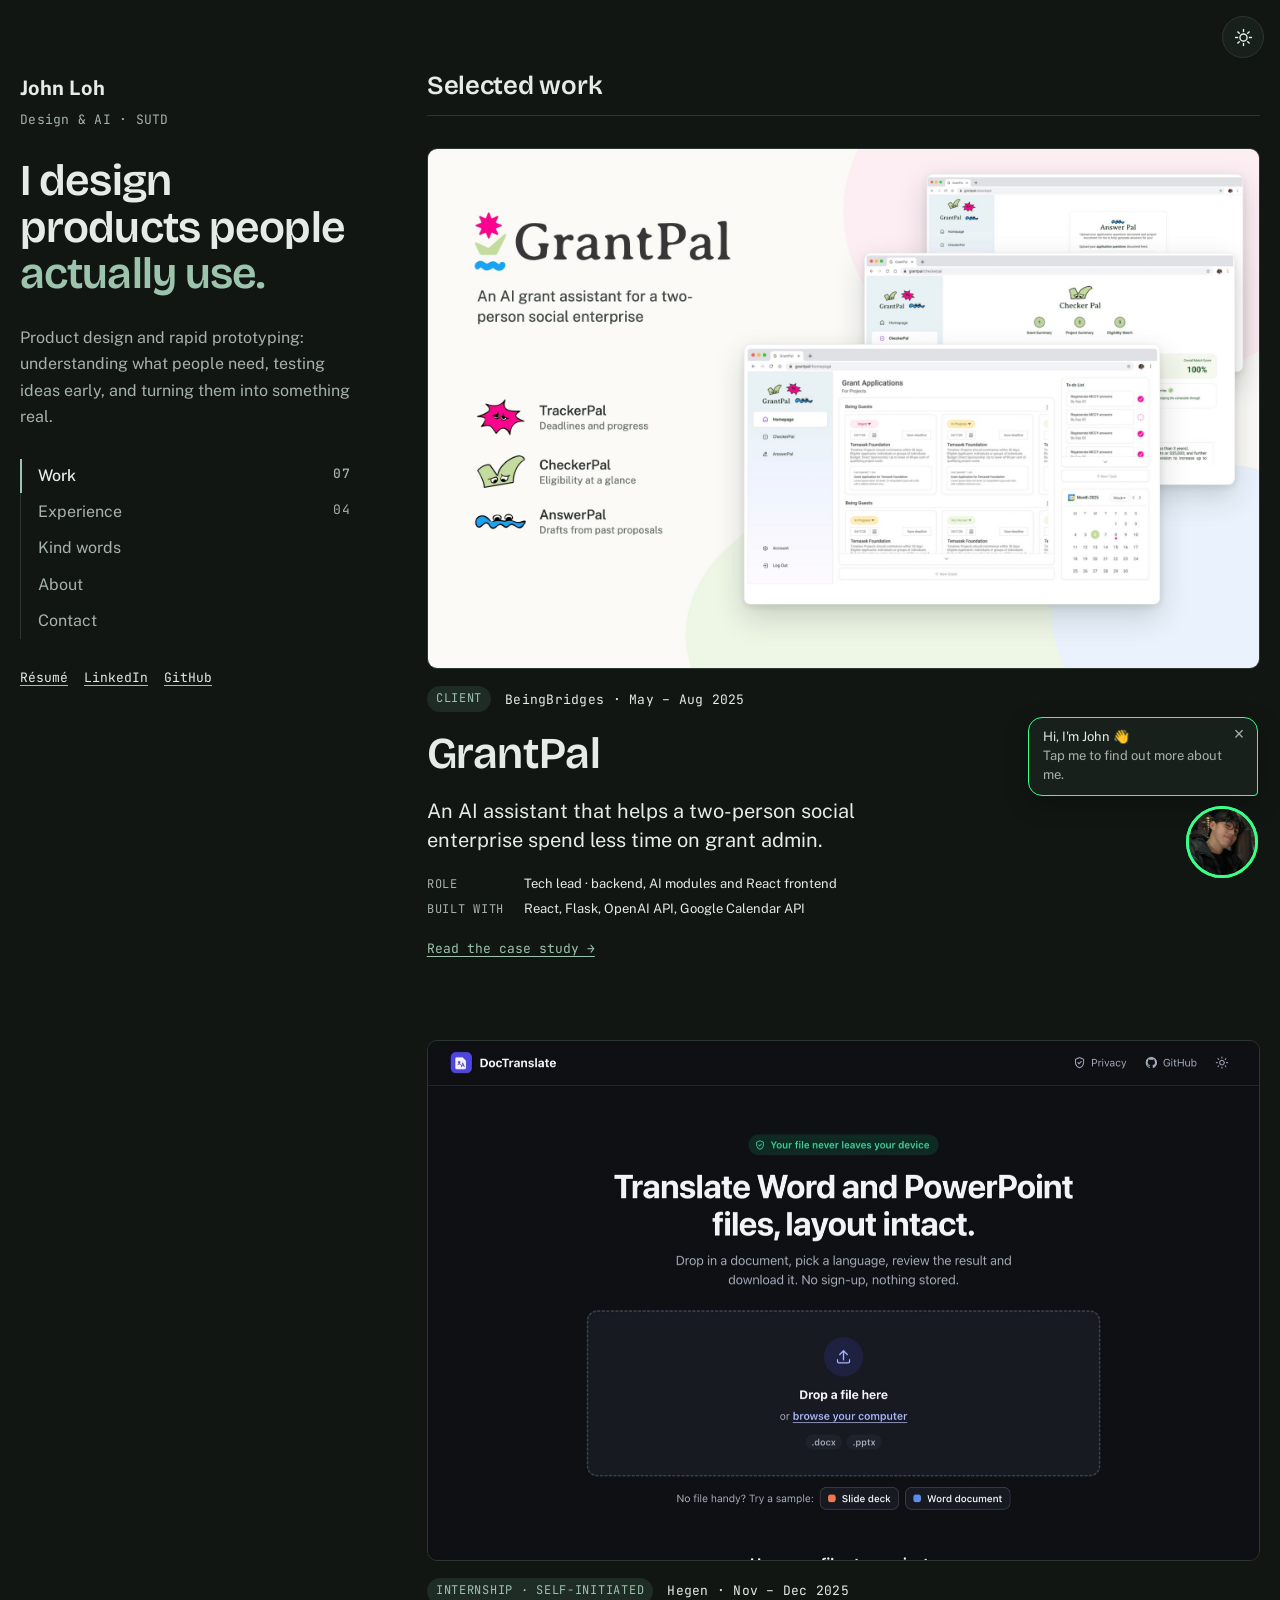
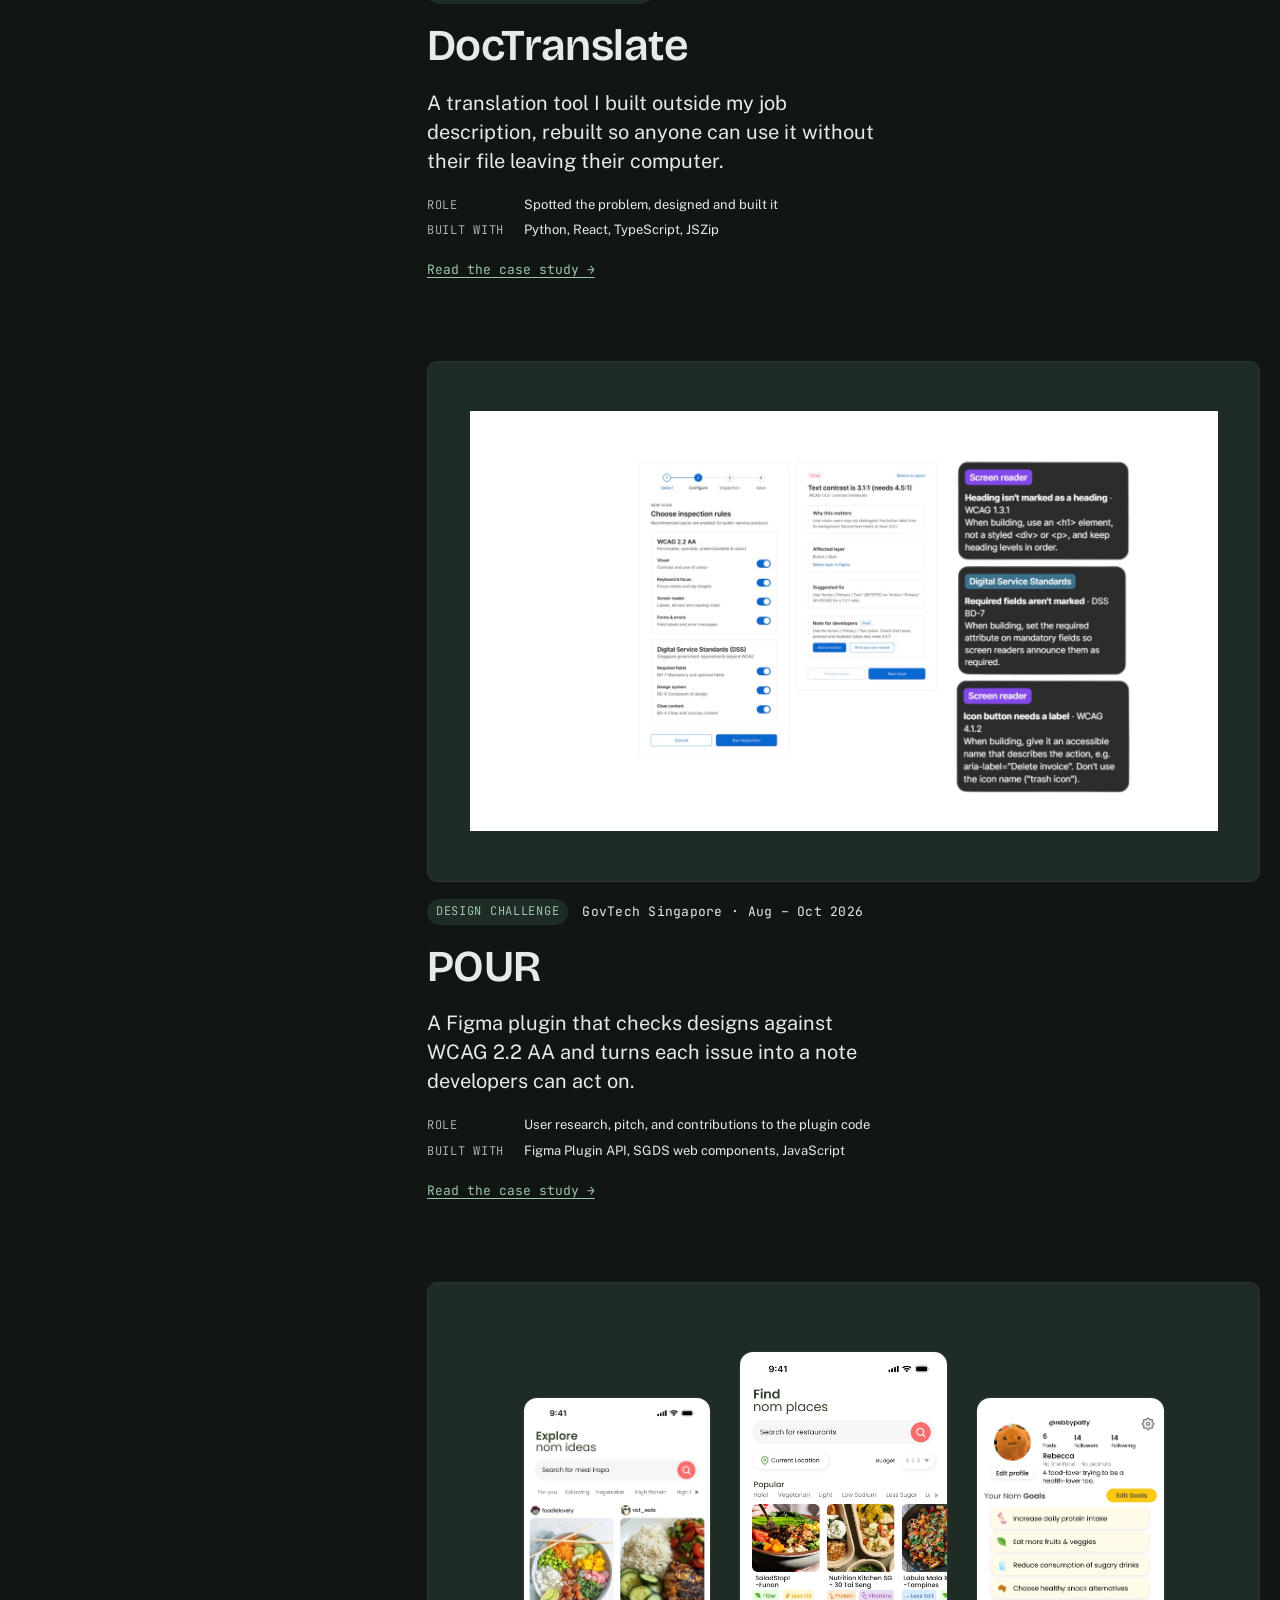
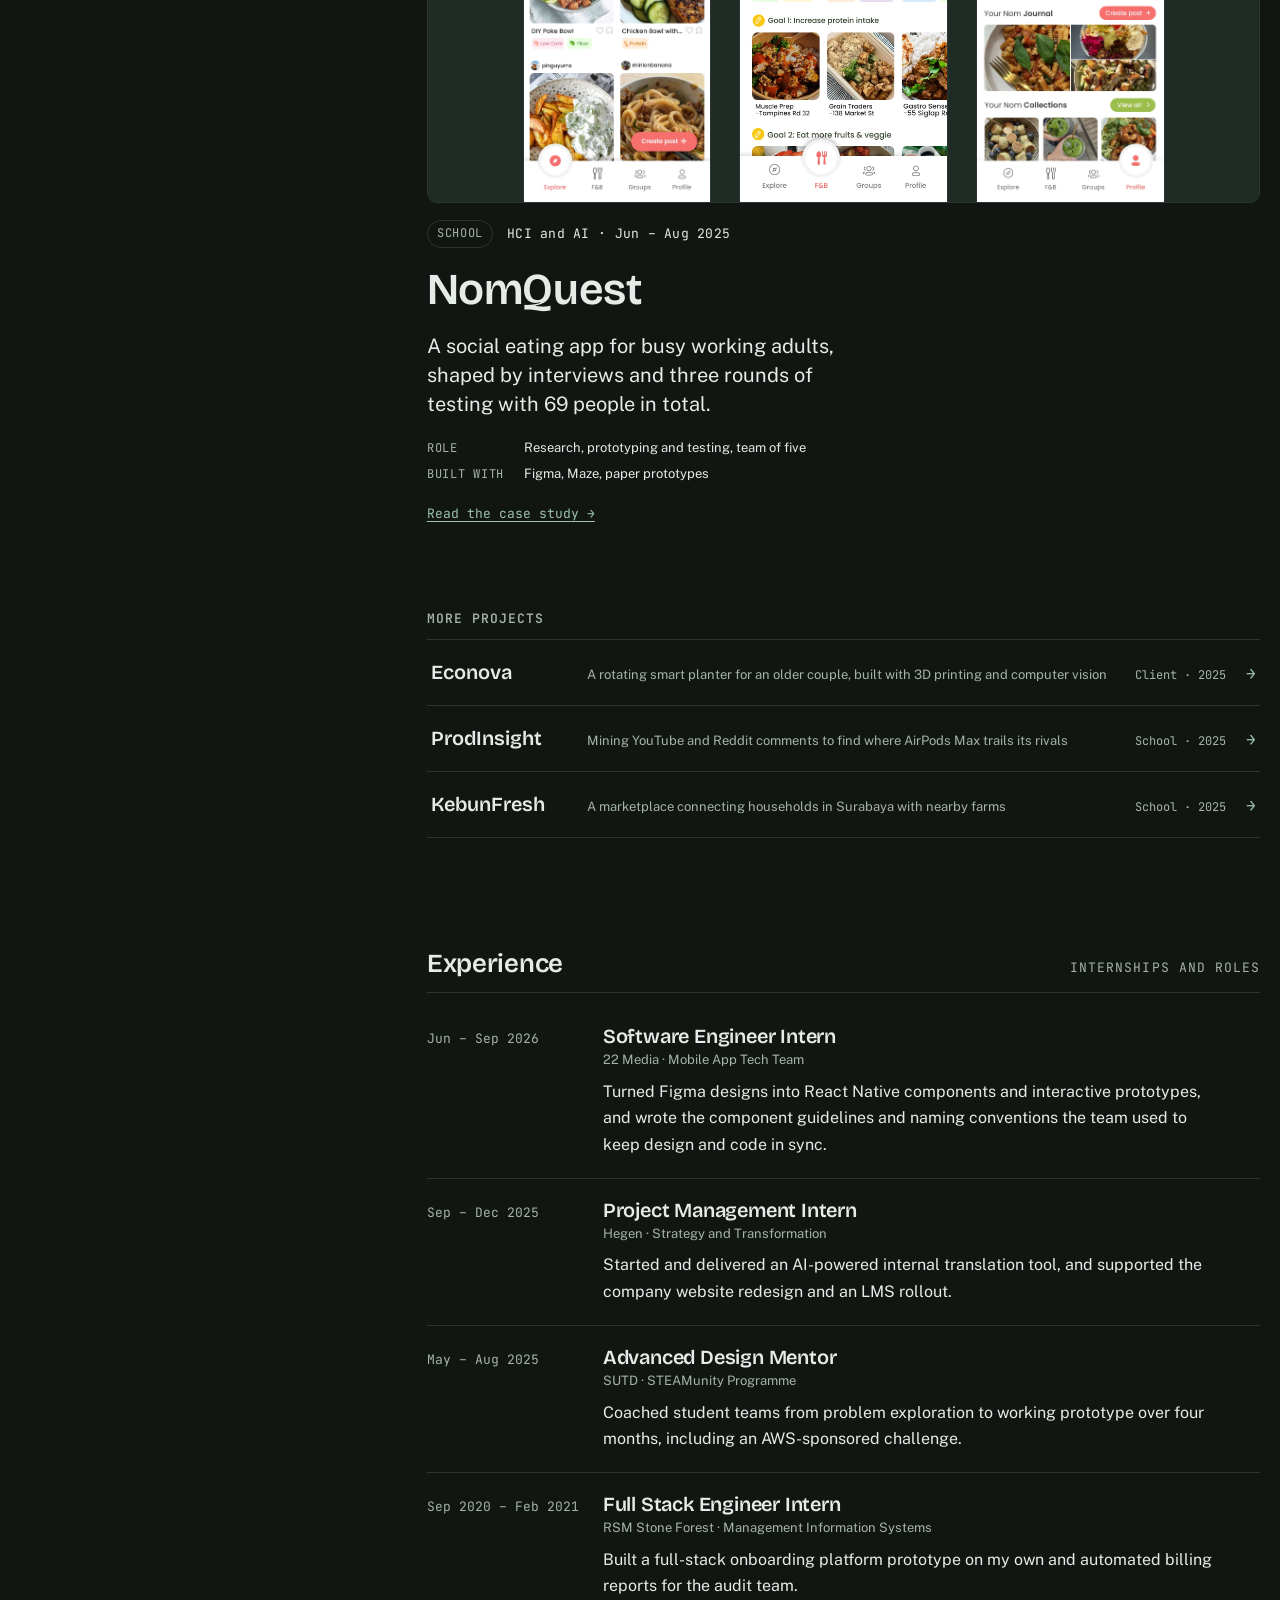
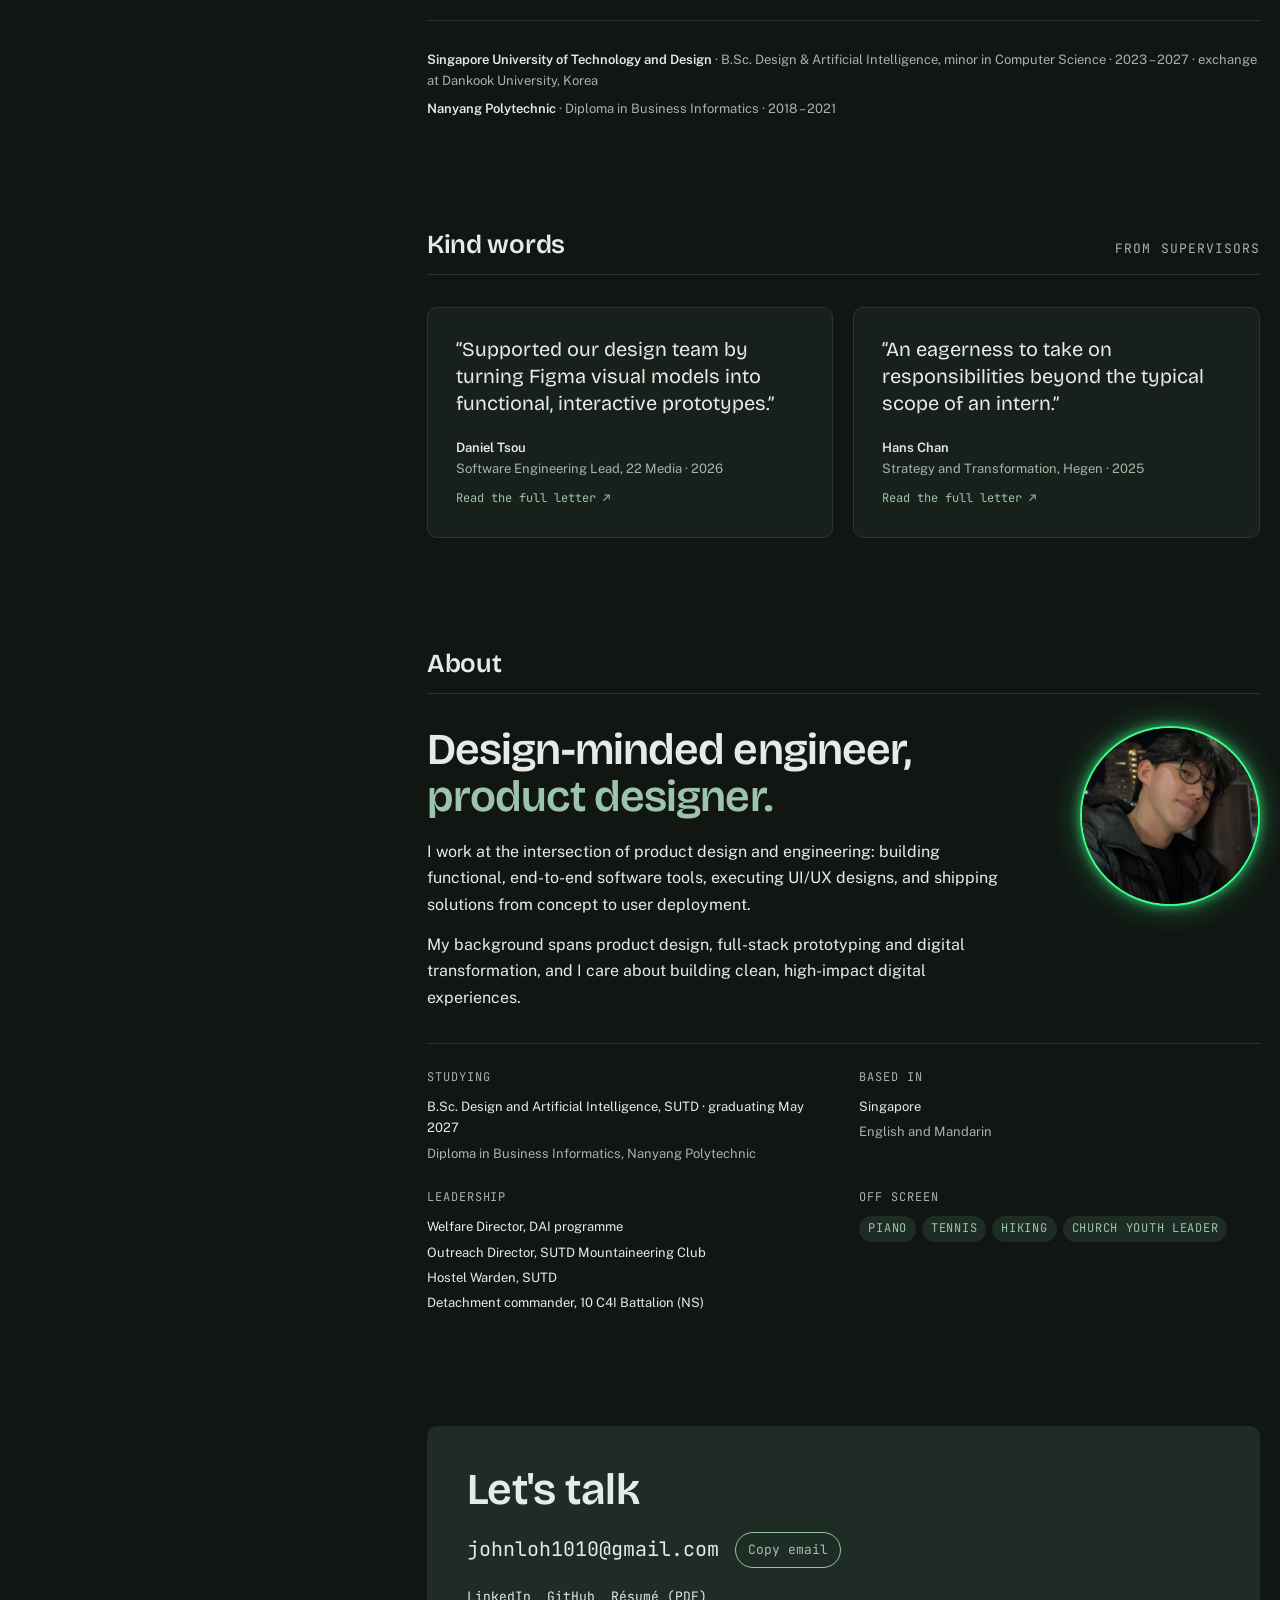
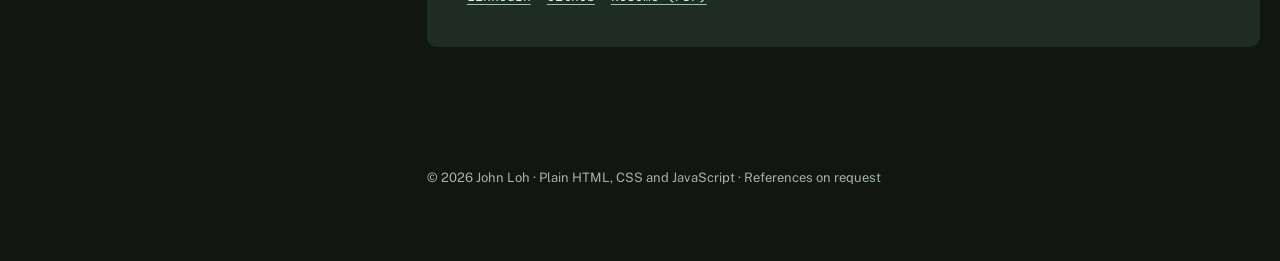
<file: index.html>
<!doctype html>
<html lang="en">
<head>
<title>John Loh Portfolio</title>
<meta charset="utf-8">
<meta name="viewport" content="width=device-width, initial-scale=1, viewport-fit=cover">
<meta name="claude:viewport-fit-sides" content="cover">
<link rel="icon" href="favicon.svg" type="image/svg+xml">
<meta name="description" content="John Loh designs products people actually use: product design and rapid prototyping. Design & AI at SUTD.">
<script>(function(){var t=null;try{t=localStorage.getItem("theme")}catch(e){}document.documentElement.setAttribute("data-theme",t==="light"?"light":"dark")})()</script>
<link rel="preconnect" href="https://fonts.googleapis.com">
<link rel="preconnect" href="https://fonts.gstatic.com" crossorigin>
<link rel="stylesheet" href="https://fonts.googleapis.com/css2?family=Bricolage+Grotesque:opsz,wght@12..96,400;12..96,600&family=JetBrains+Mono:wght@400;500&family=Public+Sans:ital,wght@0,400;0,500;0,600;1,400&display=swap">
<link rel="stylesheet" href="css/style.css?v=20261022d">
</head>
<body>
<button class="theme-toggle" id="theme-toggle" type="button" aria-label="Switch theme"><svg class="icon-sun" viewBox="0 0 24 24" aria-hidden="true"><circle cx="12" cy="12" r="4.5"/><path d="M12 2v2.5M12 19.5V22M2 12h2.5M19.5 12H22M4.9 4.9l1.8 1.8M17.3 17.3l1.8 1.8M4.9 19.1l1.8-1.8M17.3 6.7l1.8-1.8"/></svg><svg class="icon-moon" viewBox="0 0 24 24" aria-hidden="true"><path d="M20 14.5A8.5 8.5 0 1 1 9.5 4a7 7 0 0 0 10.5 10.5z"/></svg></button>
<div class="shell">

  <aside class="rail" aria-label="About John and site navigation">
    <p class="rail-name"><strong>John Loh</strong><span>Design &amp; AI · SUTD</span></p>
    <h1 class="rail-lede" aria-label="I design products people actually use.">I design products people <em>actually <span class="rotator" aria-hidden="true">use.</span></em></h1>
    <p class="rail-intro">Product design and rapid prototyping: understanding what people need, testing ideas early, and turning them into something real.</p>
    <nav class="toc" aria-label="Sections">
      <a href="#work">Work <span class="mono">07</span></a>
      <a href="#experience">Experience <span class="mono">04</span></a>
      <a href="#kind-words">Kind words</a>
      <a href="#about">About</a>
      <a href="#contact">Contact</a>
    </nav>
    <div class="links">
      <a href="resume.pdf">Résumé</a>
      <a href="https://www.linkedin.com/in/john-loh-892a8318b/">LinkedIn</a>
      <a href="https://github.com/7ohnloh">GitHub</a>
    </div>
  </aside>

  <main class="bench">

    <section id="work" aria-labelledby="work-title">
      <div class="section-head">
        <h2 id="work-title">Selected work</h2>
      </div>

      <div class="projects">

        <article class="project">
          <a class="project-link" href="work/grantpal/index.html">
            <div class="cover"><img src="images/grantpal/grantpal-cover.jpg" alt="GrantPal cover: the logo and its three Pals, TrackerPal, CheckerPal and AnswerPal, beside screens of each tool" loading="lazy"></div>
            <div class="project-meta"><span class="chip">Client</span><span class="mono">BeingBridges · May – Aug 2025</span></div>
            <h3>GrantPal</h3>
            <p class="project-summary">An AI assistant that helps a two-person social enterprise spend less time on grant admin.</p>
          </a>
          <dl class="spec">
            <dt>Role</dt><dd>Tech lead · backend, AI modules and React frontend</dd>
            <dt>Built with</dt><dd>React, Flask, OpenAI API, Google Calendar API</dd>
          </dl>
          <a class="cta" href="work/grantpal/index.html">Read the case study →</a>
        </article>

        <article class="project">
          <a class="project-link" href="work/doctranslate/index.html">
          <div class="cover"><img src="images/doctranslate/upload-hero.jpg" alt="DocTranslate home screen with a drop zone and a note that your file never leaves your device" loading="lazy"></div>
          <div class="project-meta"><span class="chip">Internship · self-initiated</span><span class="mono">Hegen · Nov – Dec 2025</span></div>
          <h3>DocTranslate</h3>
          <p class="project-summary">A translation tool I built outside my job description, rebuilt so anyone can use it without their file leaving their computer.</p>
          </a>
          <dl class="spec">
            <dt>Role</dt><dd>Spotted the problem, designed and built it</dd>
            <dt>Built with</dt><dd>Python, React, TypeScript, JSZip</dd>
          </dl>
          <a class="cta" href="work/doctranslate/index.html">Read the case study →</a>
        </article>

        <article class="project">
          <a class="project-link" href="work/pour/index.html">
          <div class="cover cover--shot"><img src="images/pour/hero-plugin-overview.jpg" alt="POUR plugin screens: choosing WCAG and DSS rule packs, an issue detail with a suggested fix, and developer annotations" loading="lazy"></div>
          <div class="project-meta"><span class="chip">Design challenge</span><span class="mono">GovTech Singapore · Aug – Oct 2026</span></div>
          <h3>POUR</h3>
          <p class="project-summary">A Figma plugin that checks designs against WCAG 2.2 AA and turns each issue into a note developers can act on.</p>
          </a>
          <dl class="spec">
            <dt>Role</dt><dd>User research, pitch, and contributions to the plugin code</dd>
            <dt>Built with</dt><dd>Figma Plugin API, SGDS web components, JavaScript</dd>
          </dl>
          <a class="cta" href="work/pour/index.html">Read the case study →</a>
        </article>

        <article class="project">
          <a class="project-link" href="work/nomquest/index.html">
          <div class="cover cover--phones">
            <img src="images/nomquest/screen-explore.webp" alt="NomQuest explore page with meal inspiration posts" loading="lazy">
            <img src="images/nomquest/screen-fnb.webp" alt="NomQuest restaurant page filtered by dietary goals" loading="lazy">
            <img src="images/nomquest/screen-profile.webp" alt="NomQuest profile with dietary goals and a food journal" loading="lazy">
          </div>
          <div class="project-meta"><span class="chip chip--plain">School</span><span class="mono">HCI and AI · Jun – Aug 2025</span></div>
          <h3>NomQuest</h3>
          <p class="project-summary">A social eating app for busy working adults, shaped by interviews and three rounds of testing with 69 people in total.</p>
          </a>
          <dl class="spec">
            <dt>Role</dt><dd>Research, prototyping and testing, team of five</dd>
            <dt>Built with</dt><dd>Figma, Maze, paper prototypes</dd>
          </dl>
          <a class="cta" href="work/nomquest/index.html">Read the case study →</a>
        </article>

      </div>

      <div class="more">
        <h3 class="eyebrow">More projects</h3>
        <ul class="more-list">
          <li><a href="work/econova/index.html"><span class="more-name">Econova</span><span class="more-desc">A rotating smart planter for an older couple, built with 3D printing and computer vision</span><span class="more-meta">Client · 2025</span><span class="more-arrow" aria-hidden="true">→</span></a></li>
          <li><a href="work/prodinsight/index.html"><span class="more-name">ProdInsight</span><span class="more-desc">Mining YouTube and Reddit comments to find where AirPods Max trails its rivals</span><span class="more-meta">School · 2025</span><span class="more-arrow" aria-hidden="true">→</span></a></li>
          <li><a href="work/kebunfresh/index.html"><span class="more-name">KebunFresh</span><span class="more-desc">A marketplace connecting households in Surabaya with nearby farms</span><span class="more-meta">School · 2025</span><span class="more-arrow" aria-hidden="true">→</span></a></li>
        </ul>
      </div>
    </section>

    <section id="experience" aria-labelledby="exp-title">
      <div class="section-head">
        <h2 id="exp-title">Experience</h2>
        <span class="eyebrow">Internships and roles</span>
      </div>
      <ol class="timeline">
        <li>
          <span class="when">Jun – Sep 2026</span>
          <div>
            <h3>Software Engineer Intern</h3>
            <p class="where">22 Media · Mobile App Tech Team</p>
            <p class="what">Turned Figma designs into React Native components and interactive prototypes, and wrote the component guidelines and naming conventions the team used to keep design and code in sync.</p>
          </div>
        </li>
        <li>
          <span class="when">Sep – Dec 2025</span>
          <div>
            <h3>Project Management Intern</h3>
            <p class="where">Hegen · Strategy and Transformation</p>
            <p class="what">Started and delivered an AI-powered internal translation tool, and supported the company website redesign and an LMS rollout.</p>
          </div>
        </li>
        <li>
          <span class="when">May – Aug 2025</span>
          <div>
            <h3>Advanced Design Mentor</h3>
            <p class="where">SUTD · STEAMunity Programme</p>
            <p class="what">Coached student teams from problem exploration to working prototype over four months, including an AWS-sponsored challenge.</p>
          </div>
        </li>
        <li>
          <span class="when">Sep 2020 – Feb 2021</span>
          <div>
            <h3>Full Stack Engineer Intern</h3>
            <p class="where">RSM Stone Forest · Management Information Systems</p>
            <p class="what">Built a full-stack onboarding platform prototype on my own and automated billing reports for the audit team.</p>
          </div>
        </li>
      </ol>
      <div class="edu">
        <p><strong>Singapore University of Technology and Design</strong> · B.Sc. Design &amp; Artificial Intelligence, minor in Computer Science · 2023 – 2027 · exchange at Dankook University, Korea</p>
        <p><strong>Nanyang Polytechnic</strong> · Diploma in Business Informatics · 2018 – 2021</p>
      </div>
    </section>

    <section id="kind-words" aria-labelledby="kw-title">
      <div class="section-head">
        <h2 id="kw-title">Kind words</h2>
        <span class="eyebrow">From supervisors</span>
      </div>
      <div class="quotes">
        <a class="quote-link" href="letters/22media-daniel-tsou.pdf" target="_blank" rel="noopener" aria-label="Read Daniel Tsou's full letter (PDF, opens in a new tab)">
          <figure class="quote">
            <blockquote><p>“Supported our design team by turning Figma visual models into functional, interactive prototypes.”</p></blockquote>
            <figcaption><strong>Daniel Tsou</strong>Software Engineering Lead, 22 Media · 2026<span class="quote-more">Read the full letter ↗</span></figcaption>
          </figure>
        </a>
        <a class="quote-link" href="letters/hegen-hans-chan.pdf" target="_blank" rel="noopener" aria-label="Read Hans Chan's full letter (PDF, opens in a new tab)">
          <figure class="quote">
            <blockquote><p>“An eagerness to take on responsibilities beyond the typical scope of an intern.”</p></blockquote>
            <figcaption><strong>Hans Chan</strong>Strategy and Transformation, Hegen · 2025<span class="quote-more">Read the full letter ↗</span></figcaption>
          </figure>
        </a>
      </div>
    </section>

    <section id="about" aria-labelledby="about-title">
      <div class="section-head">
        <h2 id="about-title">About</h2>
      </div>
      <div class="about">
        <div class="about-main">
          <p class="about-lead">Design-minded engineer, <em>product designer.</em></p>
          <p>I work at the intersection of product design and engineering: building functional, end-to-end software tools, executing UI/UX designs, and shipping solutions from concept to user deployment.</p>
          <p>My background spans product design, full-stack prototyping and digital transformation, and I care about building clean, high-impact digital experiences.</p>
        </div>
        <img class="portrait" src="images/john.jpg" alt="John Loh at night on a city street, wearing glasses and a black puffer jacket, leaning his head against a lamp post" width="800" height="1000" loading="lazy">
      </div>
      <dl class="snapshot">
        <div>
          <dt>Studying</dt>
          <dd>B.Sc. Design and Artificial Intelligence, SUTD · graduating May 2027</dd>
          <dd class="sub">Diploma in Business Informatics, Nanyang Polytechnic</dd>
        </div>
        <div>
          <dt>Based in</dt>
          <dd>Singapore</dd>
          <dd class="sub">English and Mandarin</dd>
        </div>
        <div>
          <dt>Leadership</dt>
          <dd>Welfare Director, DAI programme</dd>
          <dd>Outreach Director, SUTD Mountaineering Club</dd>
          <dd>Hostel Warden, SUTD</dd>
          <dd>Detachment commander, 10 C4I Battalion (NS)</dd>
        </div>
        <div>
          <dt>Off screen</dt>
          <dd class="chips"><span class="chip">Piano</span><span class="chip">Tennis</span><span class="chip">Hiking</span><span class="chip">Church youth leader</span></dd>
        </div>
      </dl>
    </section>

    <section id="contact" class="contact" aria-labelledby="contact-title">
      <h2 id="contact-title">Let's talk</h2>
      <div class="contact-row">
        <span class="email">johnloh1010@gmail.com</span>
        <button class="copy" type="button" id="copy-email">Copy email</button>
      </div>
      <div class="links">
        <a href="https://www.linkedin.com/in/john-loh-892a8318b/">LinkedIn</a>
        <a href="https://github.com/7ohnloh">GitHub</a>
        <a href="resume.pdf">Résumé (PDF)</a>
      </div>
    </section>

    <p class="footer">© <span data-year>2026</span> John Loh · Plain HTML, CSS and JavaScript · References on request</p>
  </main>
</div>
<div class="buddy" id="buddy">
  <div class="buddy-bubble" id="buddy-bubble">
    <p id="buddy-text">Hi, I'm John 👋<br><span>Tap me to find out more about me.</span></p>
    <button class="buddy-close" id="buddy-close" type="button" aria-label="Close message">×</button>
  </div>
  <a class="buddy-avatar" id="buddy-avatar" href="#about" aria-label="About me"><img src="images/john.jpg" alt="" width="800" height="1000"></a>
</div>
<script src="js/main.js?v=20261022d"></script>
<script src="js/theme.js?v=20261022d"></script>
</body>
</html>
</file>
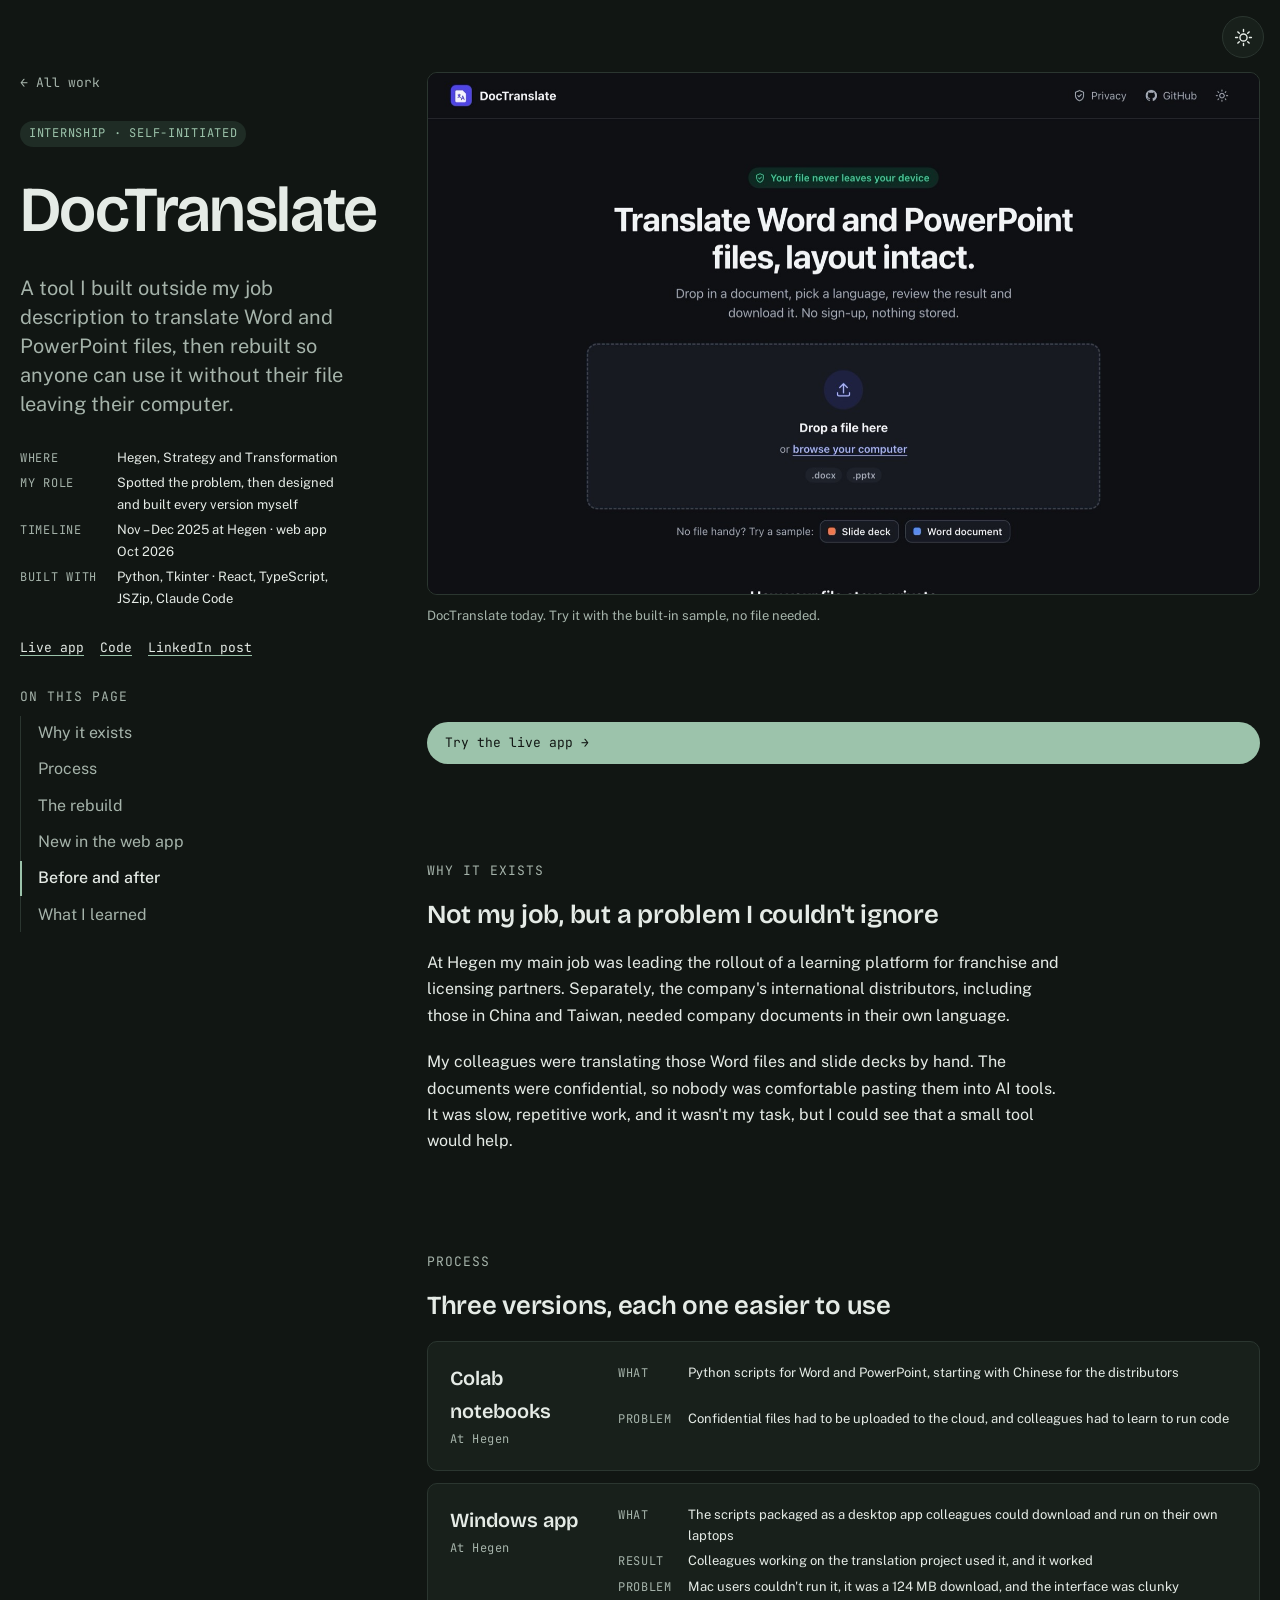
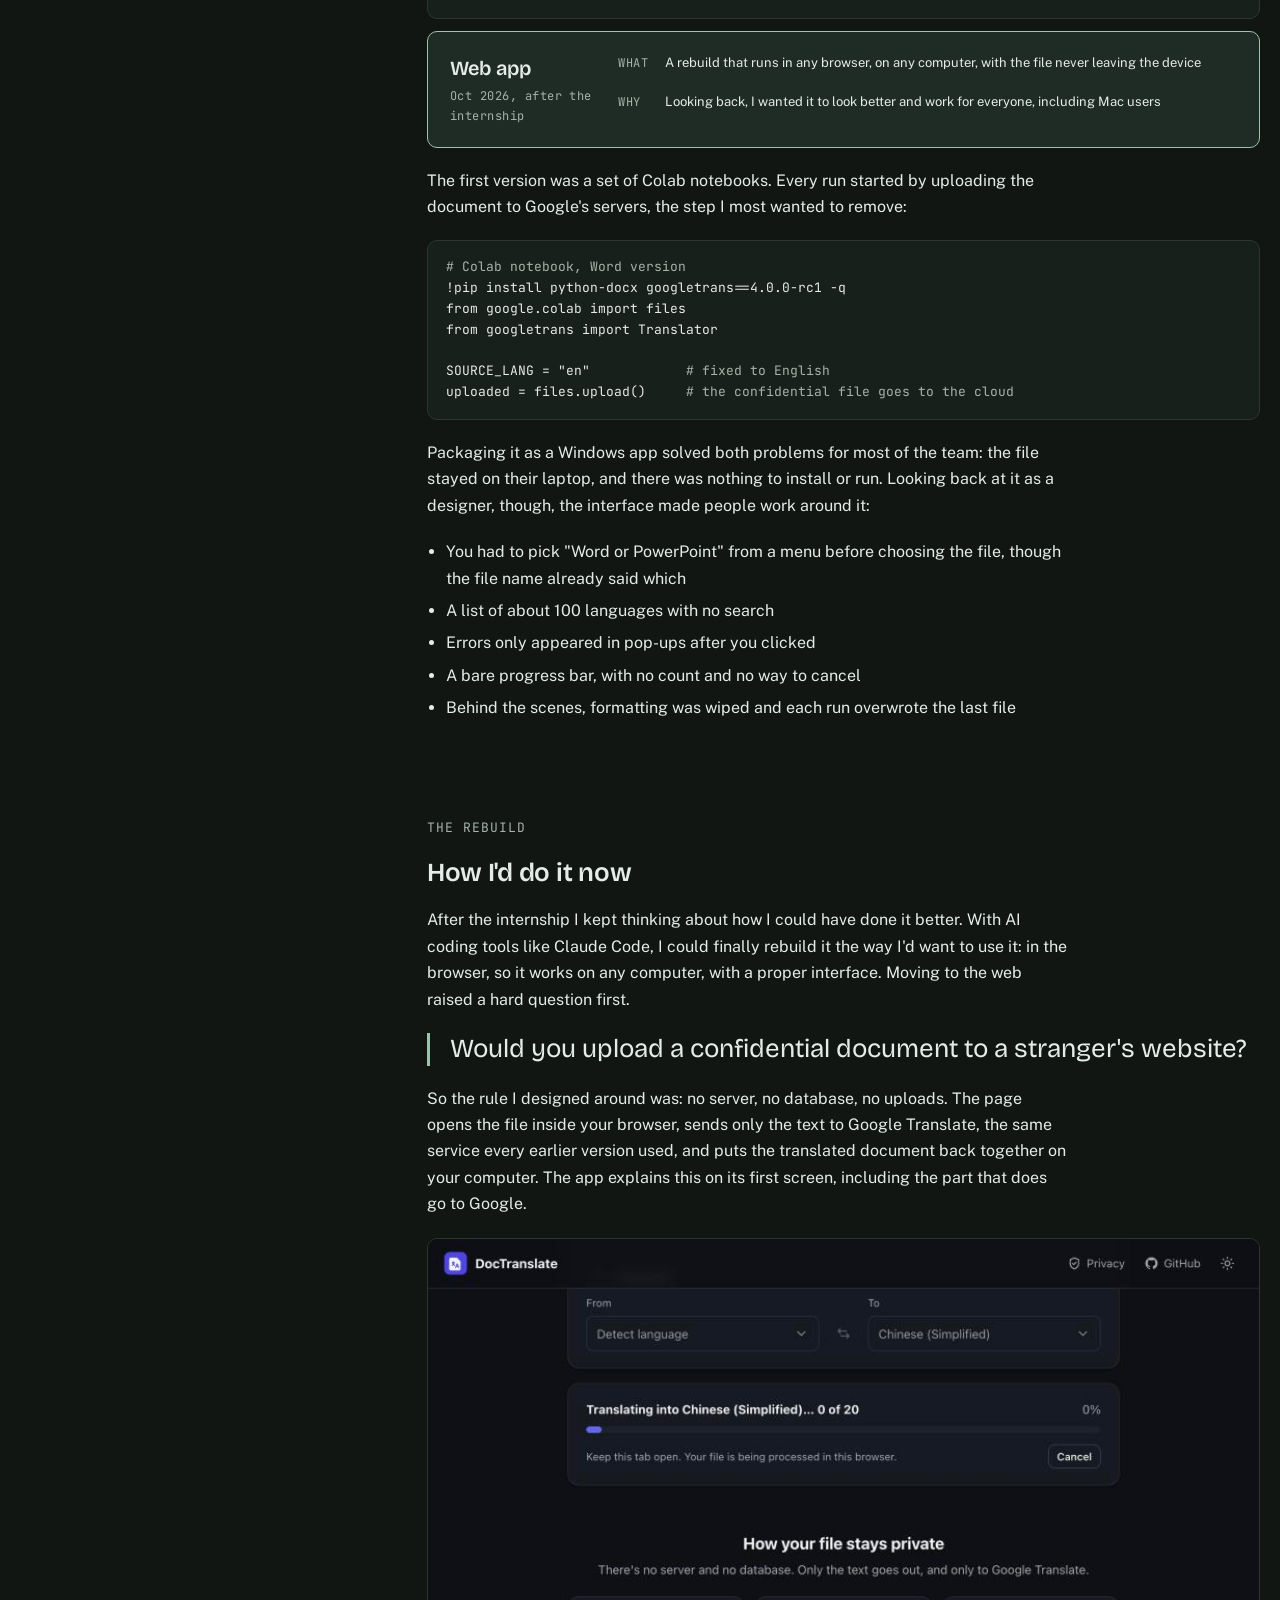
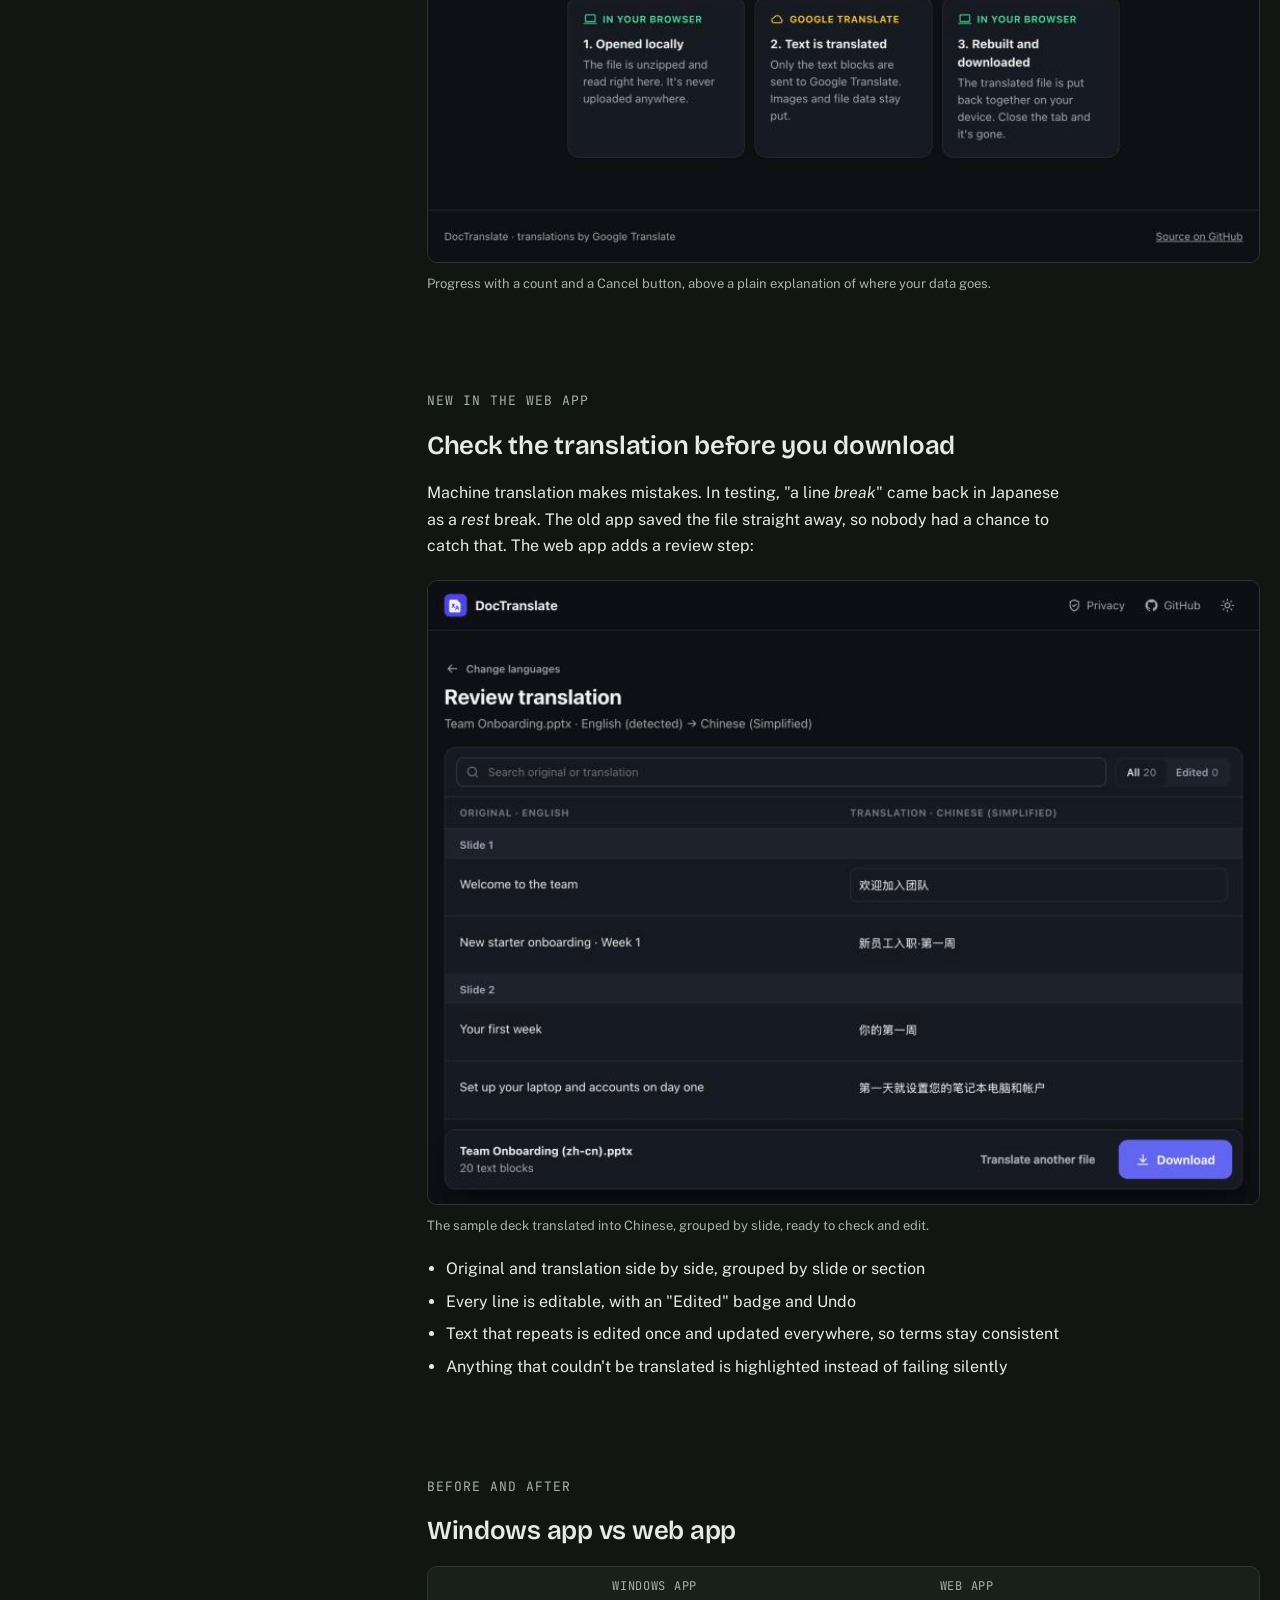
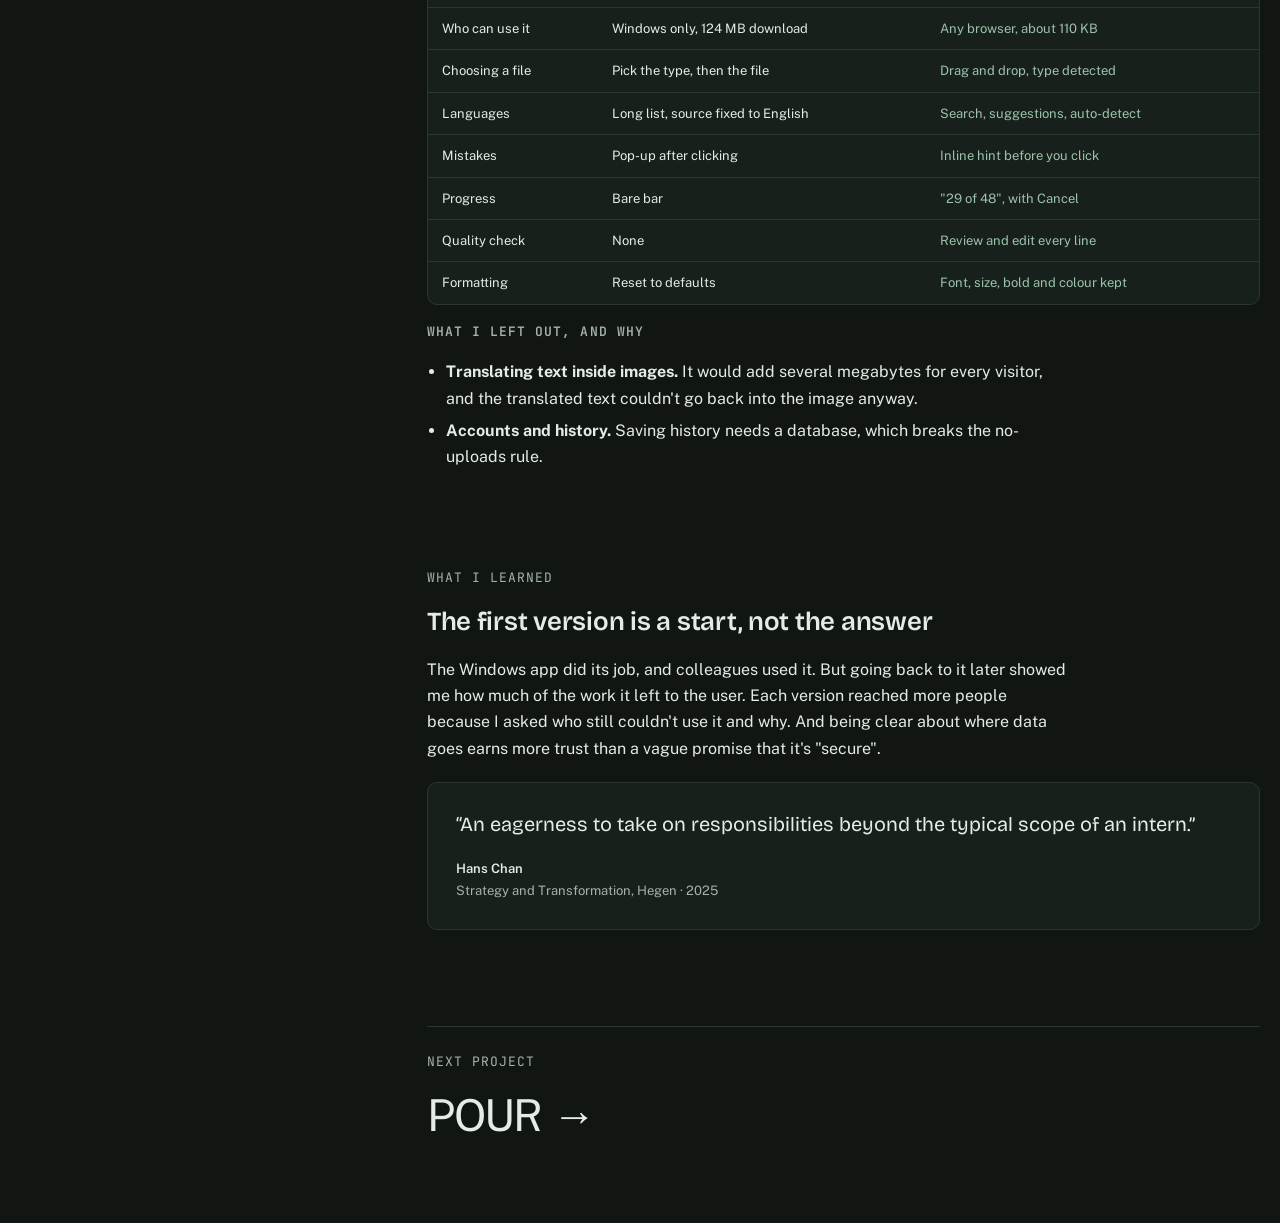
<file: work/doctranslate/index.html>
<!doctype html>
<html lang="en">
<head>
<title>DocTranslate · John Loh</title>
<meta charset="utf-8">
<meta name="viewport" content="width=device-width, initial-scale=1, viewport-fit=cover">
<meta name="claude:viewport-fit-sides" content="cover">
<link rel="icon" href="../../favicon.svg" type="image/svg+xml">
<meta name="description" content="DocTranslate case study: a translation tool I started on my own at Hegen, rebuilt as a private web app.">
<script>(function(){var t=null;try{t=localStorage.getItem("theme")}catch(e){}document.documentElement.setAttribute("data-theme",t==="light"?"light":"dark")})()</script>
<link rel="preconnect" href="https://fonts.googleapis.com">
<link rel="preconnect" href="https://fonts.gstatic.com" crossorigin>
<link rel="stylesheet" href="https://fonts.googleapis.com/css2?family=Bricolage+Grotesque:opsz,wght@12..96,400;12..96,600&family=JetBrains+Mono:wght@400;500&family=Public+Sans:ital,wght@0,400;0,500;0,600;1,400&display=swap">
<link rel="stylesheet" href="../../css/style.css?v=20261022d">
</head>
<body>
<button class="theme-toggle" id="theme-toggle" type="button" aria-label="Switch theme"><svg class="icon-sun" viewBox="0 0 24 24" aria-hidden="true"><circle cx="12" cy="12" r="4.5"/><path d="M12 2v2.5M12 19.5V22M2 12h2.5M19.5 12H22M4.9 4.9l1.8 1.8M17.3 17.3l1.8 1.8M4.9 19.1l1.8-1.8M17.3 6.7l1.8-1.8"/></svg><svg class="icon-moon" viewBox="0 0 24 24" aria-hidden="true"><path d="M20 14.5A8.5 8.5 0 1 1 9.5 4a7 7 0 0 0 10.5 10.5z"/></svg></button>
<div class="shell">

  <aside class="rail" aria-label="Project facts">
    <a class="back" href="../../index.html#work">← All work</a>
    <div class="project-meta"><span class="chip">Internship · self-initiated</span></div>
    <h1 class="cs-title">DocTranslate</h1>
    <p class="cs-summary">A tool I built outside my job description to translate Word and PowerPoint files, then rebuilt so anyone can use it without their file leaving their computer.</p>
    <dl class="spec">
      <dt>Where</dt><dd>Hegen, Strategy and Transformation</dd>
      <dt>My role</dt><dd>Spotted the problem, then designed and built every version myself</dd>
      <dt>Timeline</dt><dd>Nov – Dec 2025 at Hegen · web app Oct 2026</dd>
      <dt>Built with</dt><dd>Python, Tkinter · React, TypeScript, JSZip, Claude Code</dd>
    </dl>
    <div class="links">
      <a href="https://7ohnloh.github.io/doctranslate/">Live app</a>
      <a href="https://github.com/7ohnloh/doctranslate">Code</a>
      <a href="https://www.linkedin.com/feed/update/urn:li:activity:7409909040731893760/">LinkedIn post</a>
    </div>
  </aside>

  <main class="cs-body">

    <figure class="shot">
      <img src="../../images/doctranslate/upload-hero.jpg" alt="DocTranslate home screen: a badge saying your file never leaves your device, the headline Translate Word and PowerPoint files, layout intact, and a drop zone with sample files">
      <figcaption>DocTranslate today. Try it with the built-in sample, no file needed.</figcaption>
    </figure>
    <a class="button" href="https://7ohnloh.github.io/doctranslate/">Try the live app →</a>

    <section class="cs-section" aria-labelledby="why">
      <p class="eyebrow">Why it exists</p>
      <h2 id="why">Not my job, but a problem I couldn't ignore</h2>
      <p>At Hegen my main job was leading the rollout of a learning platform for franchise and licensing partners. Separately, the company's international distributors, including those in China and Taiwan, needed company documents in their own language.</p>
      <p>My colleagues were translating those Word files and slide decks by hand. The documents were confidential, so nobody was comfortable pasting them into AI tools. It was slow, repetitive work, and it wasn't my task, but I could see that a small tool would help.</p>
    </section>

    <section class="cs-section" aria-labelledby="versions">
      <p class="eyebrow">Process</p>
      <h2 id="versions">Three versions, each one easier to use</h2>
      <ol class="versions">
        <li class="version">
          <div class="v-label"><b>Colab notebooks</b><span>At Hegen</span></div>
          <dl>
            <dt>What</dt><dd>Python scripts for Word and PowerPoint, starting with Chinese for the distributors</dd>
            <dt>Problem</dt><dd>Confidential files had to be uploaded to the cloud, and colleagues had to learn to run code</dd>
          </dl>
        </li>
        <li class="version">
          <div class="v-label"><b>Windows app</b><span>At Hegen</span></div>
          <dl>
            <dt>What</dt><dd>The scripts packaged as a desktop app colleagues could download and run on their own laptops</dd>
            <dt>Result</dt><dd>Colleagues working on the translation project used it, and it worked</dd>
            <dt>Problem</dt><dd>Mac users couldn't run it, it was a 124 MB download, and the interface was clunky</dd>
          </dl>
        </li>
        <li class="version version--now">
          <div class="v-label"><b>Web app</b><span>Oct 2026, after the internship</span></div>
          <dl>
            <dt>What</dt><dd>A rebuild that runs in any browser, on any computer, with the file never leaving the device</dd>
            <dt>Why</dt><dd>Looking back, I wanted it to look better and work for everyone, including Mac users</dd>
          </dl>
        </li>
      </ol>
      <p>The first version was a set of Colab notebooks. Every run started by uploading the document to Google's servers, the step I most wanted to remove:</p>
<pre class="code"><span class="c"># Colab notebook, Word version</span>
!pip install python-docx googletrans==4.0.0-rc1 -q
from google.colab import files
from googletrans import Translator

SOURCE_LANG = "en"            <span class="c"># fixed to English</span>
uploaded = files.upload()     <span class="c"># the confidential file goes to the cloud</span></pre>
      <p>Packaging it as a Windows app solved both problems for most of the team: the file stayed on their laptop, and there was nothing to install or run. Looking back at it as a designer, though, the interface made people work around it:</p>
      <ul>
        <li>You had to pick "Word or PowerPoint" from a menu before choosing the file, though the file name already said which</li>
        <li>A list of about 100 languages with no search</li>
        <li>Errors only appeared in pop-ups after you clicked</li>
        <li>A bare progress bar, with no count and no way to cancel</li>
        <li>Behind the scenes, formatting was wiped and each run overwrote the last file</li>
      </ul>
    </section>

    <section class="cs-section" aria-labelledby="rebuild">
      <p class="eyebrow">The rebuild</p>
      <h2 id="rebuild">How I'd do it now</h2>
      <p>After the internship I kept thinking about how I could have done it better. With AI coding tools like Claude Code, I could finally rebuild it the way I'd want to use it: in the browser, so it works on any computer, with a proper interface. Moving to the web raised a hard question first.</p>
      <p class="hmw">Would you upload a confidential document to a stranger's website?</p>
      <p>So the rule I designed around was: no server, no database, no uploads. The page opens the file inside your browser, sends only the text to Google Translate, the same service every earlier version used, and puts the translated document back together on your computer. The app explains this on its first screen, including the part that does go to Google.</p>
      <figure class="shot">
        <img src="../../images/doctranslate/privacy-progress.jpg" alt="Translation in progress, 0 of 20, above a three-step explainer: opened locally in your browser, text translated by Google Translate, rebuilt and downloaded in your browser" loading="lazy">
        <figcaption>Progress with a count and a Cancel button, above a plain explanation of where your data goes.</figcaption>
      </figure>
    </section>

    <section class="cs-section" aria-labelledby="review">
      <p class="eyebrow">New in the web app</p>
      <h2 id="review">Check the translation before you download</h2>
      <p>Machine translation makes mistakes. In testing, "a line <em>break</em>" came back in Japanese as a <em>rest</em> break. The old app saved the file straight away, so nobody had a chance to catch that. The web app adds a review step:</p>
      <figure class="shot">
        <img src="../../images/doctranslate/review-chinese.jpg" alt="Review screen showing a sample onboarding deck in English beside its Chinese translation, grouped by slide, with search, an Edited filter and a Download button" loading="lazy">
        <figcaption>The sample deck translated into Chinese, grouped by slide, ready to check and edit.</figcaption>
      </figure>
      <ul>
        <li>Original and translation side by side, grouped by slide or section</li>
        <li>Every line is editable, with an "Edited" badge and Undo</li>
        <li>Text that repeats is edited once and updated everywhere, so terms stay consistent</li>
        <li>Anything that couldn't be translated is highlighted instead of failing silently</li>
      </ul>
    </section>

    <section class="cs-section" aria-labelledby="compare">
      <p class="eyebrow">Before and after</p>
      <h2 id="compare">Windows app vs web app</h2>
      <div class="compare-wrap">
        <table class="compare">
          <thead><tr><th scope="col"></th><th scope="col">Windows app</th><th scope="col">Web app</th></tr></thead>
          <tbody>
            <tr><td>Who can use it</td><td>Windows only, 124 MB download</td><td>Any browser, about 110 KB</td></tr>
            <tr><td>Choosing a file</td><td>Pick the type, then the file</td><td>Drag and drop, type detected</td></tr>
            <tr><td>Languages</td><td>Long list, source fixed to English</td><td>Search, suggestions, auto-detect</td></tr>
            <tr><td>Mistakes</td><td>Pop-up after clicking</td><td>Inline hint before you click</td></tr>
            <tr><td>Progress</td><td>Bare bar</td><td>"29 of 48", with Cancel</td></tr>
            <tr><td>Quality check</td><td>None</td><td>Review and edit every line</td></tr>
            <tr><td>Formatting</td><td>Reset to defaults</td><td>Font, size, bold and colour kept</td></tr>
          </tbody>
        </table>
      </div>
      <h3 class="eyebrow">What I left out, and why</h3>
      <ul>
        <li><strong>Translating text inside images.</strong> It would add several megabytes for every visitor, and the translated text couldn't go back into the image anyway.</li>
        <li><strong>Accounts and history.</strong> Saving history needs a database, which breaks the no-uploads rule.</li>
      </ul>
    </section>

    <section class="cs-section" aria-labelledby="learned">
      <p class="eyebrow">What I learned</p>
      <h2 id="learned">The first version is a start, not the answer</h2>
      <p>The Windows app did its job, and colleagues used it. But going back to it later showed me how much of the work it left to the user. Each version reached more people because I asked who still couldn't use it and why. And being clear about where data goes earns more trust than a vague promise that it's "secure".</p>
      <figure class="quote" style="margin:0">
        <blockquote><p>“An eagerness to take on responsibilities beyond the typical scope of an intern.”</p></blockquote>
        <figcaption><strong>Hans Chan</strong>Strategy and Transformation, Hegen · 2025</figcaption>
      </figure>
    </section>

    <a class="next" href="../pour/index.html">
      <span class="eyebrow">Next project</span>
      <span class="cs-title">POUR →</span>
    </a>
  </main>
</div>
<script src="../../js/theme.js?v=20261022d"></script>
<script src="../../js/case.js?v=20261022d"></script>
</body>
</html>
</file>
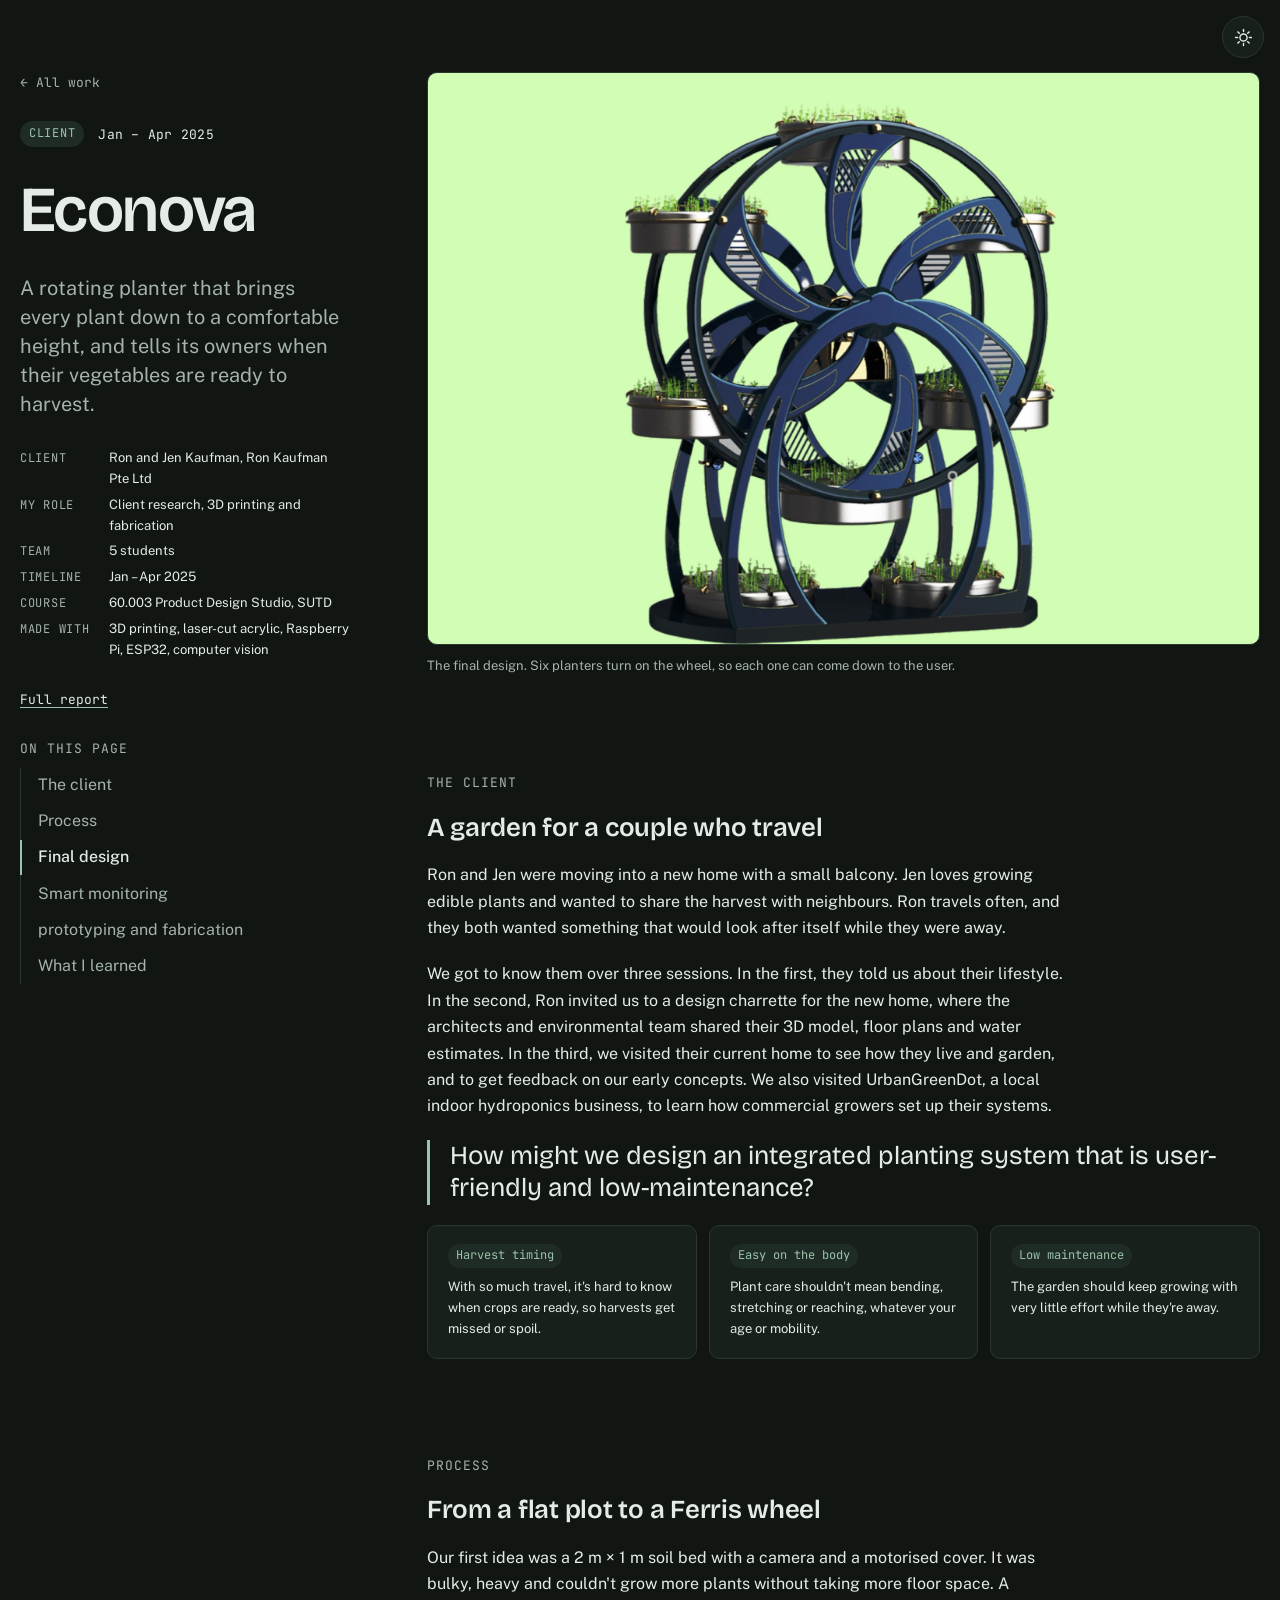
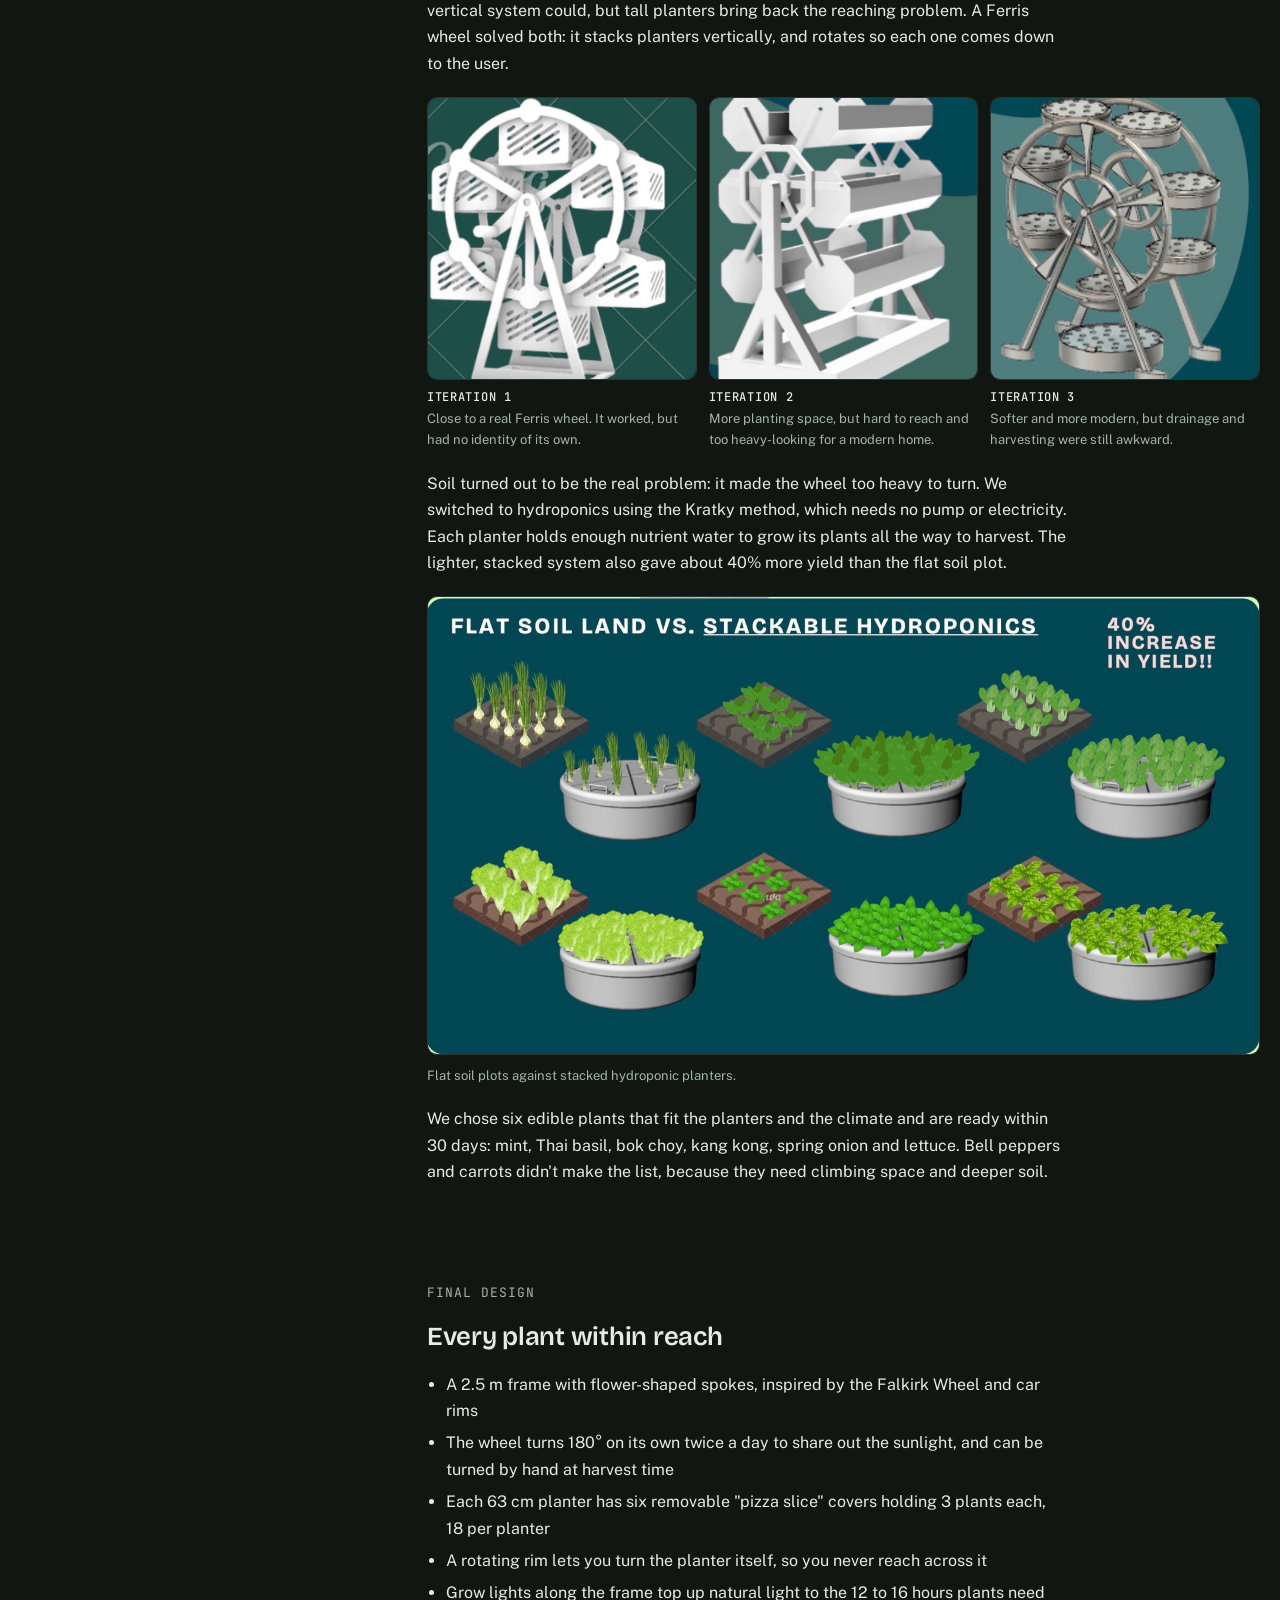
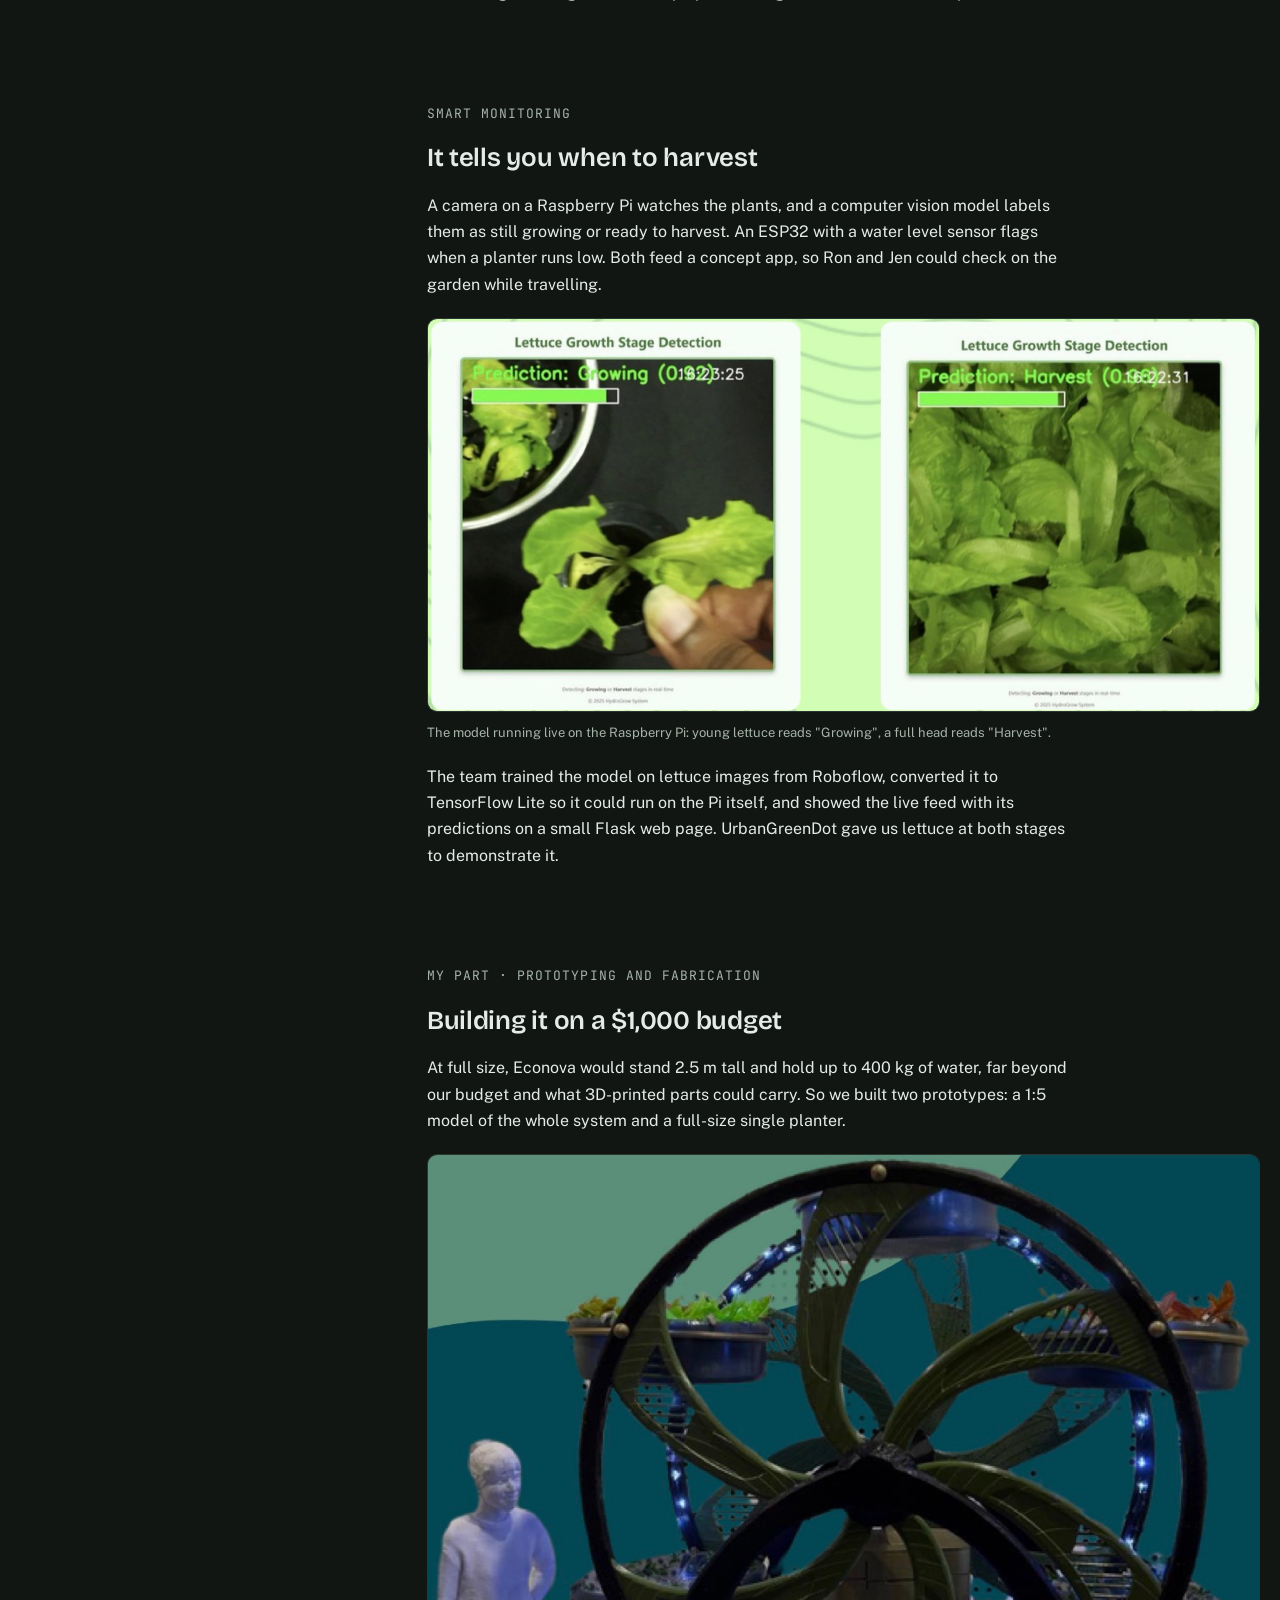
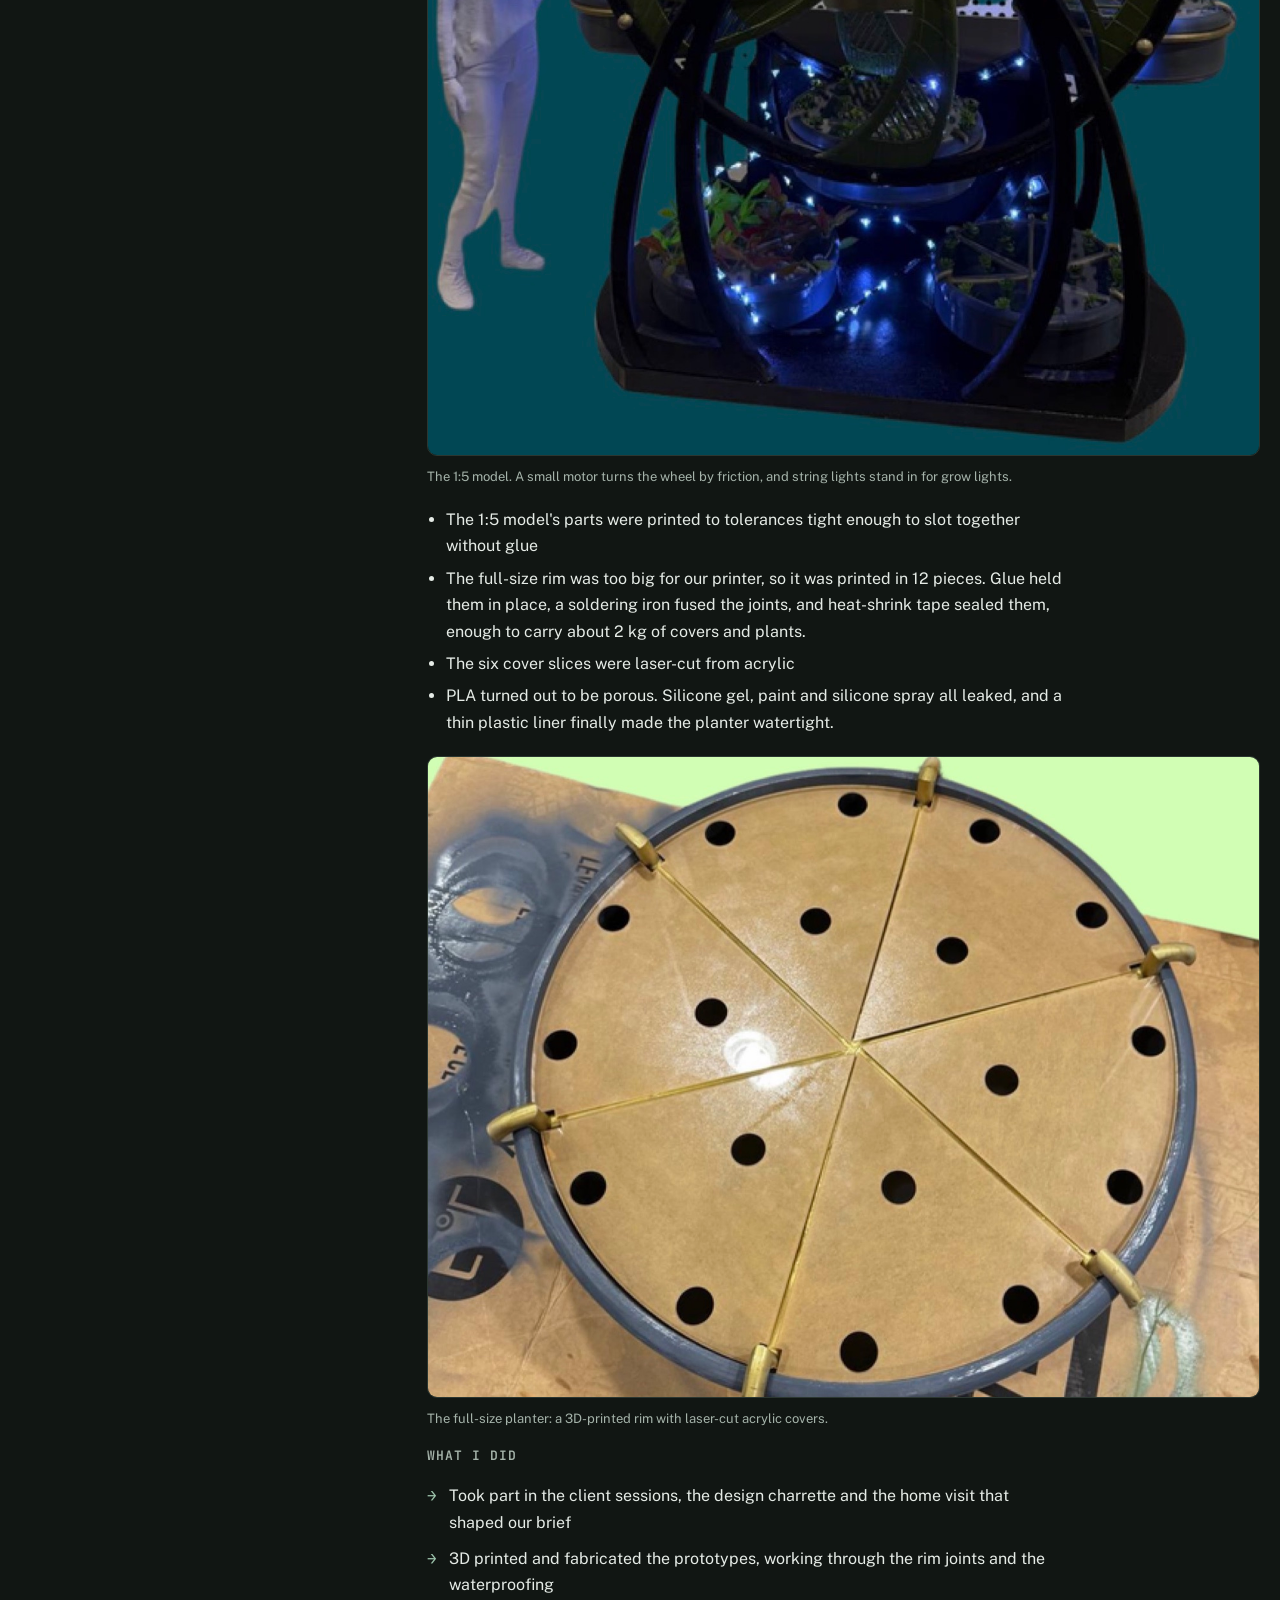
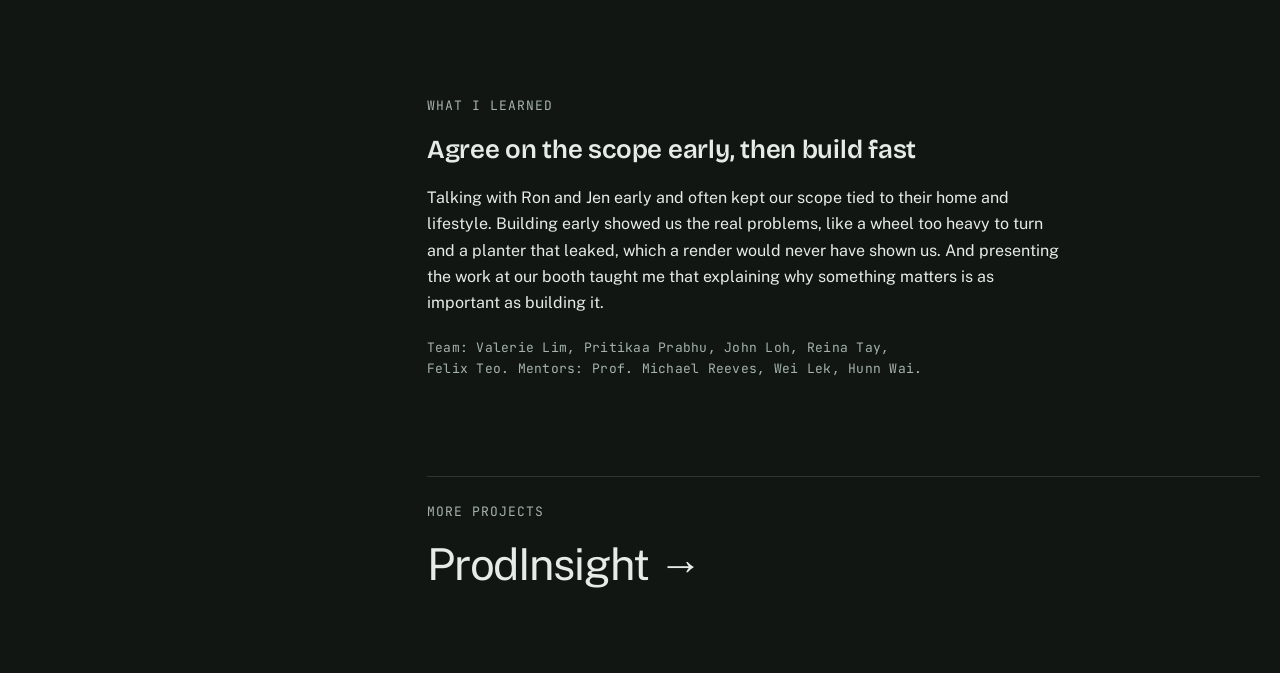
<file: work/econova/index.html>
<!doctype html>
<html lang="en">
<head>
<title>Econova · John Loh</title>
<meta charset="utf-8">
<meta name="viewport" content="width=device-width, initial-scale=1, viewport-fit=cover">
<meta name="claude:viewport-fit-sides" content="cover">
<link rel="icon" href="../../favicon.svg" type="image/svg+xml">
<meta name="description" content="Econova case study: a rotating hydroponic planter with computer vision, designed for an older couple's new balcony.">
<script>(function(){var t=null;try{t=localStorage.getItem("theme")}catch(e){}document.documentElement.setAttribute("data-theme",t==="light"?"light":"dark")})()</script>
<link rel="preconnect" href="https://fonts.googleapis.com">
<link rel="preconnect" href="https://fonts.gstatic.com" crossorigin>
<link rel="stylesheet" href="https://fonts.googleapis.com/css2?family=Bricolage+Grotesque:opsz,wght@12..96,400;12..96,600&family=JetBrains+Mono:wght@400;500&family=Public+Sans:ital,wght@0,400;0,500;0,600;1,400&display=swap">
<link rel="stylesheet" href="../../css/style.css?v=20261022d">
</head>
<body>
<button class="theme-toggle" id="theme-toggle" type="button" aria-label="Switch theme"><svg class="icon-sun" viewBox="0 0 24 24" aria-hidden="true"><circle cx="12" cy="12" r="4.5"/><path d="M12 2v2.5M12 19.5V22M2 12h2.5M19.5 12H22M4.9 4.9l1.8 1.8M17.3 17.3l1.8 1.8M4.9 19.1l1.8-1.8M17.3 6.7l1.8-1.8"/></svg><svg class="icon-moon" viewBox="0 0 24 24" aria-hidden="true"><path d="M20 14.5A8.5 8.5 0 1 1 9.5 4a7 7 0 0 0 10.5 10.5z"/></svg></button>
<div class="shell">

  <aside class="rail" aria-label="Project facts">
    <a class="back" href="../../index.html#work">← All work</a>
    <div class="project-meta"><span class="chip">Client</span><span class="mono">Jan – Apr 2025</span></div>
    <h1 class="cs-title">Econova</h1>
    <p class="cs-summary">A rotating planter that brings every plant down to a comfortable height, and tells its owners when their vegetables are ready to harvest.</p>
    <dl class="spec">
      <dt>Client</dt><dd>Ron and Jen Kaufman, Ron Kaufman Pte Ltd</dd>
      <dt>My role</dt><dd>Client research, 3D printing and fabrication</dd>
      <dt>Team</dt><dd>5 students</dd>
      <dt>Timeline</dt><dd>Jan – Apr 2025</dd>
      <dt>Course</dt><dd>60.003 Product Design Studio, SUTD</dd>
      <dt>Made with</dt><dd>3D printing, laser-cut acrylic, Raspberry Pi, ESP32, computer vision</dd>
    </dl>
    <div class="links">
      <a href="https://issuu.com/reinatsr/docs/finalreportpds">Full report</a>
    </div>
  </aside>

  <main class="cs-body">

    <figure class="shot">
      <div class="cover cover--render" style="aspect-ratio:16/11"><img src="../../images/econova/hero-render.jpg" alt="Render of Econova: a dark blue Ferris wheel frame with flower-shaped spokes holding eight round steel planters of greens"></div>
      <figcaption>The final design. Six planters turn on the wheel, so each one can come down to the user.</figcaption>
    </figure>

    <section class="cs-section" aria-labelledby="client">
      <p class="eyebrow">The client</p>
      <h2 id="client">A garden for a couple who travel</h2>
      <p>Ron and Jen were moving into a new home with a small balcony. Jen loves growing edible plants and wanted to share the harvest with neighbours. Ron travels often, and they both wanted something that would look after itself while they were away.</p>
      <p>We got to know them over three sessions. In the first, they told us about their lifestyle. In the second, Ron invited us to a design charrette for the new home, where the architects and environmental team shared their 3D model, floor plans and water estimates. In the third, we visited their current home to see how they live and garden, and to get feedback on our early concepts. We also visited UrbanGreenDot, a local indoor hydroponics business, to learn how commercial growers set up their systems.</p>
      <p class="hmw">How might we design an integrated planting system that is user-friendly and low-maintenance?</p>
      <div class="notes">
        <div class="note"><span class="tag">Harvest timing</span><p>With so much travel, it's hard to know when crops are ready, so harvests get missed or spoil.</p></div>
        <div class="note"><span class="tag">Easy on the body</span><p>Plant care shouldn't mean bending, stretching or reaching, whatever your age or mobility.</p></div>
        <div class="note"><span class="tag">Low maintenance</span><p>The garden should keep growing with very little effort while they're away.</p></div>
      </div>
    </section>

    <section class="cs-section" aria-labelledby="iterations">
      <p class="eyebrow">Process</p>
      <h2 id="iterations">From a flat plot to a Ferris wheel</h2>
      <p>Our first idea was a 2 m × 1 m soil bed with a camera and a motorised cover. It was bulky, heavy and couldn't grow more plants without taking more floor space. A vertical system could, but tall planters bring back the reaching problem. A Ferris wheel solved both: it stacks planters vertically, and rotates so each one comes down to the user.</p>
      <div class="trio">
        <figure><img src="../../images/econova/iteration-1.jpg" alt="Iteration 1 render: a white Ferris wheel with boxy planters on an A-frame stand" loading="lazy"><figcaption><strong>Iteration 1</strong>Close to a real Ferris wheel. It worked, but had no identity of its own.</figcaption></figure>
        <figure><img src="../../images/econova/iteration-2.jpg" alt="Iteration 2 render: a dense rack of long trough planters" loading="lazy"><figcaption><strong>Iteration 2</strong>More planting space, but hard to reach and too heavy-looking for a modern home.</figcaption></figure>
        <figure><img src="../../images/econova/iteration-3.jpg" alt="Iteration 3 render: a rounded metal wheel with circular planters" loading="lazy"><figcaption><strong>Iteration 3</strong>Softer and more modern, but drainage and harvesting were still awkward.</figcaption></figure>
      </div>
      <p>Soil turned out to be the real problem: it made the wheel too heavy to turn. We switched to hydroponics using the Kratky method, which needs no pump or electricity. Each planter holds enough nutrient water to grow its plants all the way to harvest. The lighter, stacked system also gave about 40% more yield than the flat soil plot.</p>
      <figure class="shot">
        <img src="../../images/econova/soil-vs-hydroponics.jpg" alt="Illustration comparing flat soil plots with stacked round hydroponic planters for spring onion, lettuce, spinach and basil, labelled 40% increase in yield" loading="lazy">
        <figcaption>Flat soil plots against stacked hydroponic planters.</figcaption>
      </figure>
      <p>We chose six edible plants that fit the planters and the climate and are ready within 30 days: mint, Thai basil, bok choy, kang kong, spring onion and lettuce. Bell peppers and carrots didn't make the list, because they need climbing space and deeper soil.</p>
    </section>

    <section class="cs-section" aria-labelledby="design">
      <p class="eyebrow">Final design</p>
      <h2 id="design">Every plant within reach</h2>
      <ul>
        <li>A 2.5 m frame with flower-shaped spokes, inspired by the Falkirk Wheel and car rims</li>
        <li>The wheel turns 180° on its own twice a day to share out the sunlight, and can be turned by hand at harvest time</li>
        <li>Each 63 cm planter has six removable "pizza slice" covers holding 3 plants each, 18 per planter</li>
        <li>A rotating rim lets you turn the planter itself, so you never reach across it</li>
        <li>Grow lights along the frame top up natural light to the 12 to 16 hours plants need</li>
      </ul>
    </section>

    <section class="cs-section" aria-labelledby="smart">
      <p class="eyebrow">Smart monitoring</p>
      <h2 id="smart">It tells you when to harvest</h2>
      <p>A camera on a Raspberry Pi watches the plants, and a computer vision model labels them as still growing or ready to harvest. An ESP32 with a water level sensor flags when a planter runs low. Both feed a concept app, so Ron and Jen could check on the garden while travelling.</p>
      <figure class="shot">
        <img src="../../images/econova/cv-growing-vs-harvest.jpg" alt="Two live camera views from the prototype: young lettuce labelled Growing and full lettuce labelled Harvest, each with a confidence bar" loading="lazy">
        <figcaption>The model running live on the Raspberry Pi: young lettuce reads "Growing", a full head reads "Harvest".</figcaption>
      </figure>
      <p>The team trained the model on lettuce images from Roboflow, converted it to TensorFlow Lite so it could run on the Pi itself, and showed the live feed with its predictions on a small Flask web page. UrbanGreenDot gave us lettuce at both stages to demonstrate it.</p>
    </section>

    <section class="cs-section" aria-labelledby="fabrication">
      <p class="eyebrow">My part · prototyping and fabrication</p>
      <h2 id="fabrication">Building it on a $1,000 budget</h2>
      <p>At full size, Econova would stand 2.5 m tall and hold up to 400 kg of water, far beyond our budget and what 3D-printed parts could carry. So we built two prototypes: a 1:5 model of the whole system and a full-size single planter.</p>
      <figure class="shot">
        <img src="../../images/econova/prototype-1to5.jpg" alt="The 1:5 scale model: a dark 3D-printed Ferris wheel with planters of greens and blue string lights, beside a small human figure for scale" loading="lazy">
        <figcaption>The 1:5 model. A small motor turns the wheel by friction, and string lights stand in for grow lights.</figcaption>
      </figure>
      <ul>
        <li>The 1:5 model's parts were printed to tolerances tight enough to slot together without glue</li>
        <li>The full-size rim was too big for our printer, so it was printed in 12 pieces. Glue held them in place, a soldering iron fused the joints, and heat-shrink tape sealed them, enough to carry about 2 kg of covers and plants.</li>
        <li>The six cover slices were laser-cut from acrylic</li>
        <li>PLA turned out to be porous. Silicone gel, paint and silicone spray all leaked, and a thin plastic liner finally made the planter watertight.</li>
      </ul>
      <figure class="shot">
        <img src="../../images/econova/planter-covers-1to1.jpg" alt="The full-size planter from above: six acrylic cover slices with planting holes, held by a grey 3D-printed rim with gold hooks" loading="lazy">
        <figcaption>The full-size planter: a 3D-printed rim with laser-cut acrylic covers.</figcaption>
      </figure>
      <h3 class="eyebrow">What I did</h3>
      <ul class="mine">
        <li>Took part in the client sessions, the design charrette and the home visit that shaped our brief</li>
        <li>3D printed and fabricated the prototypes, working through the rim joints and the waterproofing</li>
      </ul>
    </section>

    <section class="cs-section" aria-labelledby="learned">
      <p class="eyebrow">What I learned</p>
      <h2 id="learned">Agree on the scope early, then build fast</h2>
      <p>Talking with Ron and Jen early and often kept our scope tied to their home and lifestyle. Building early showed us the real problems, like a wheel too heavy to turn and a planter that leaked, which a render would never have shown us. And presenting the work at our booth taught me that explaining why something matters is as important as building it.</p>
      <p class="mono" style="color:var(--ink-soft)">Team: Valerie Lim, Pritikaa Prabhu, John Loh, Reina Tay, Felix Teo. Mentors: Prof. Michael Reeves, Wei Lek, Hunn Wai.</p>
    </section>

    <a class="next" href="../prodinsight/index.html">
      <span class="eyebrow">More projects</span>
      <span class="cs-title">ProdInsight →</span>
    </a>
  </main>
</div>
<script src="../../js/theme.js?v=20261022d"></script>
<script src="../../js/case.js?v=20261022d"></script>
</body>
</html>
</file>
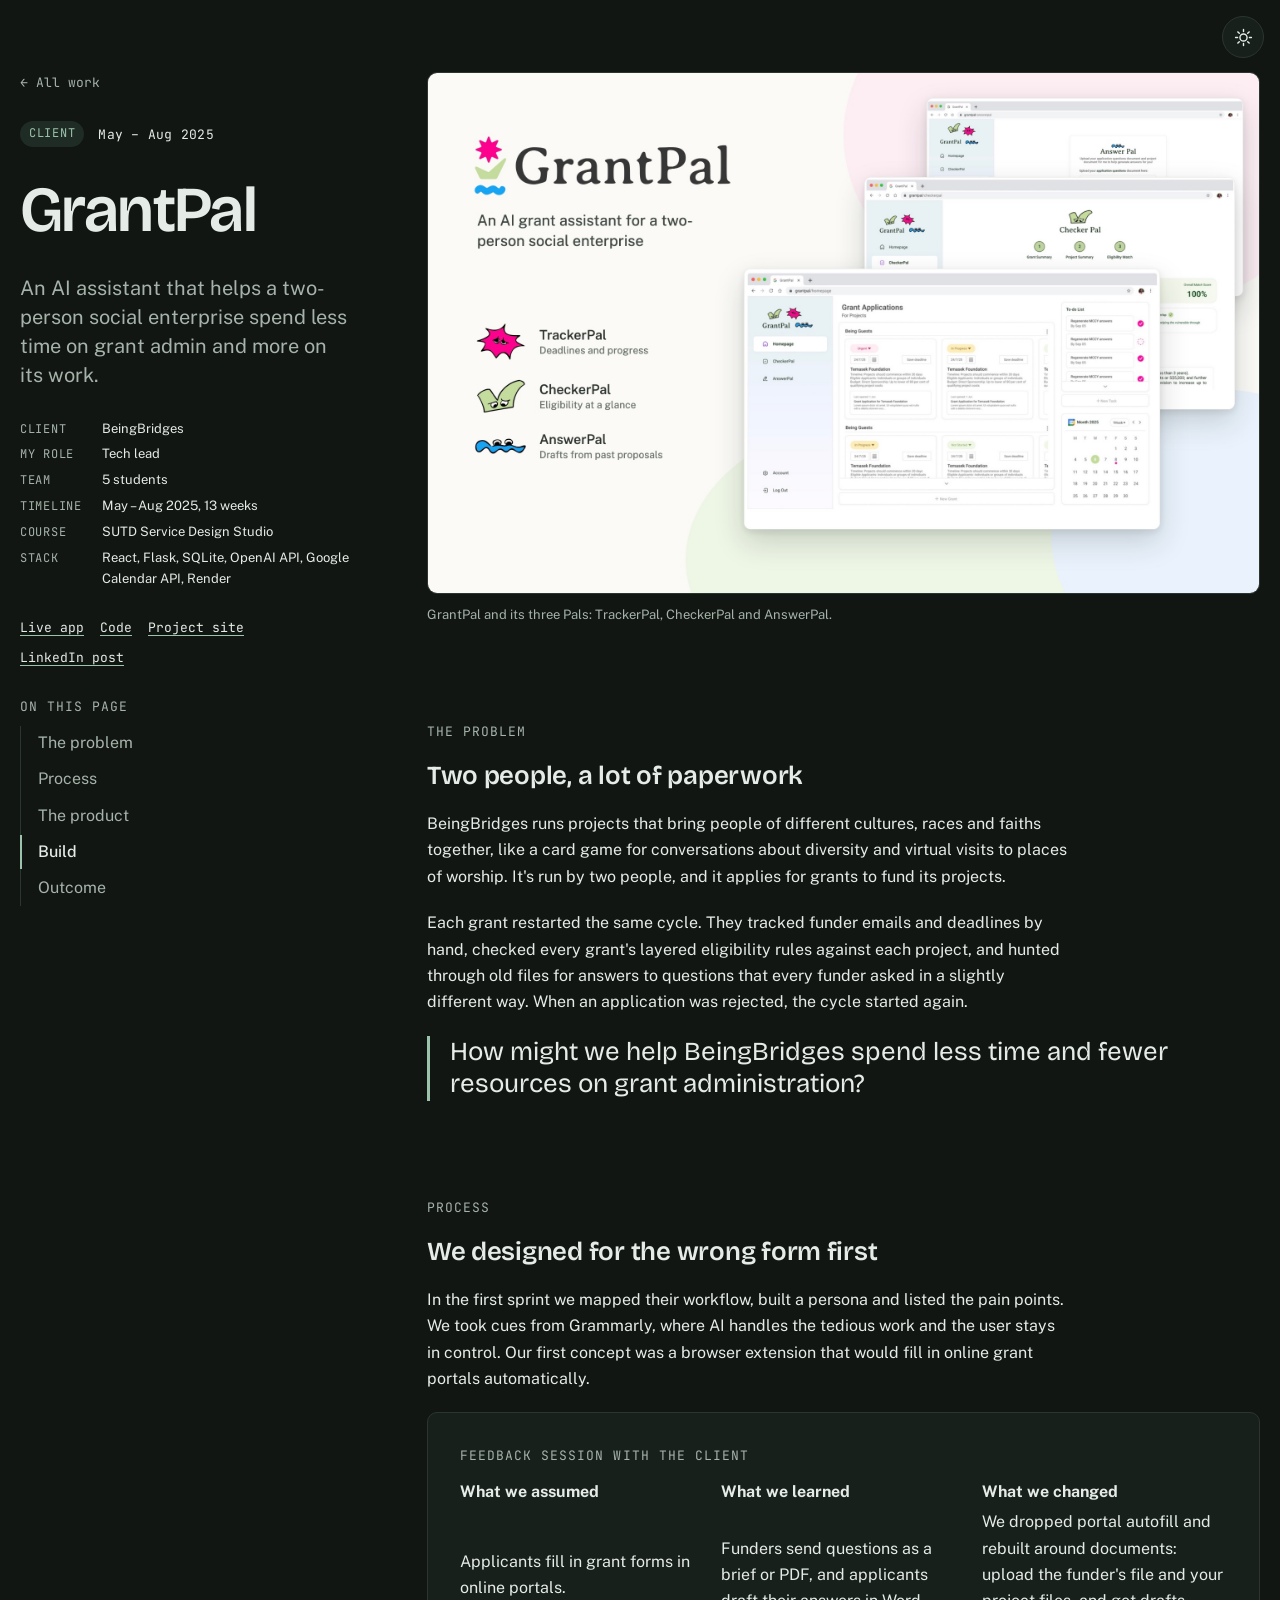
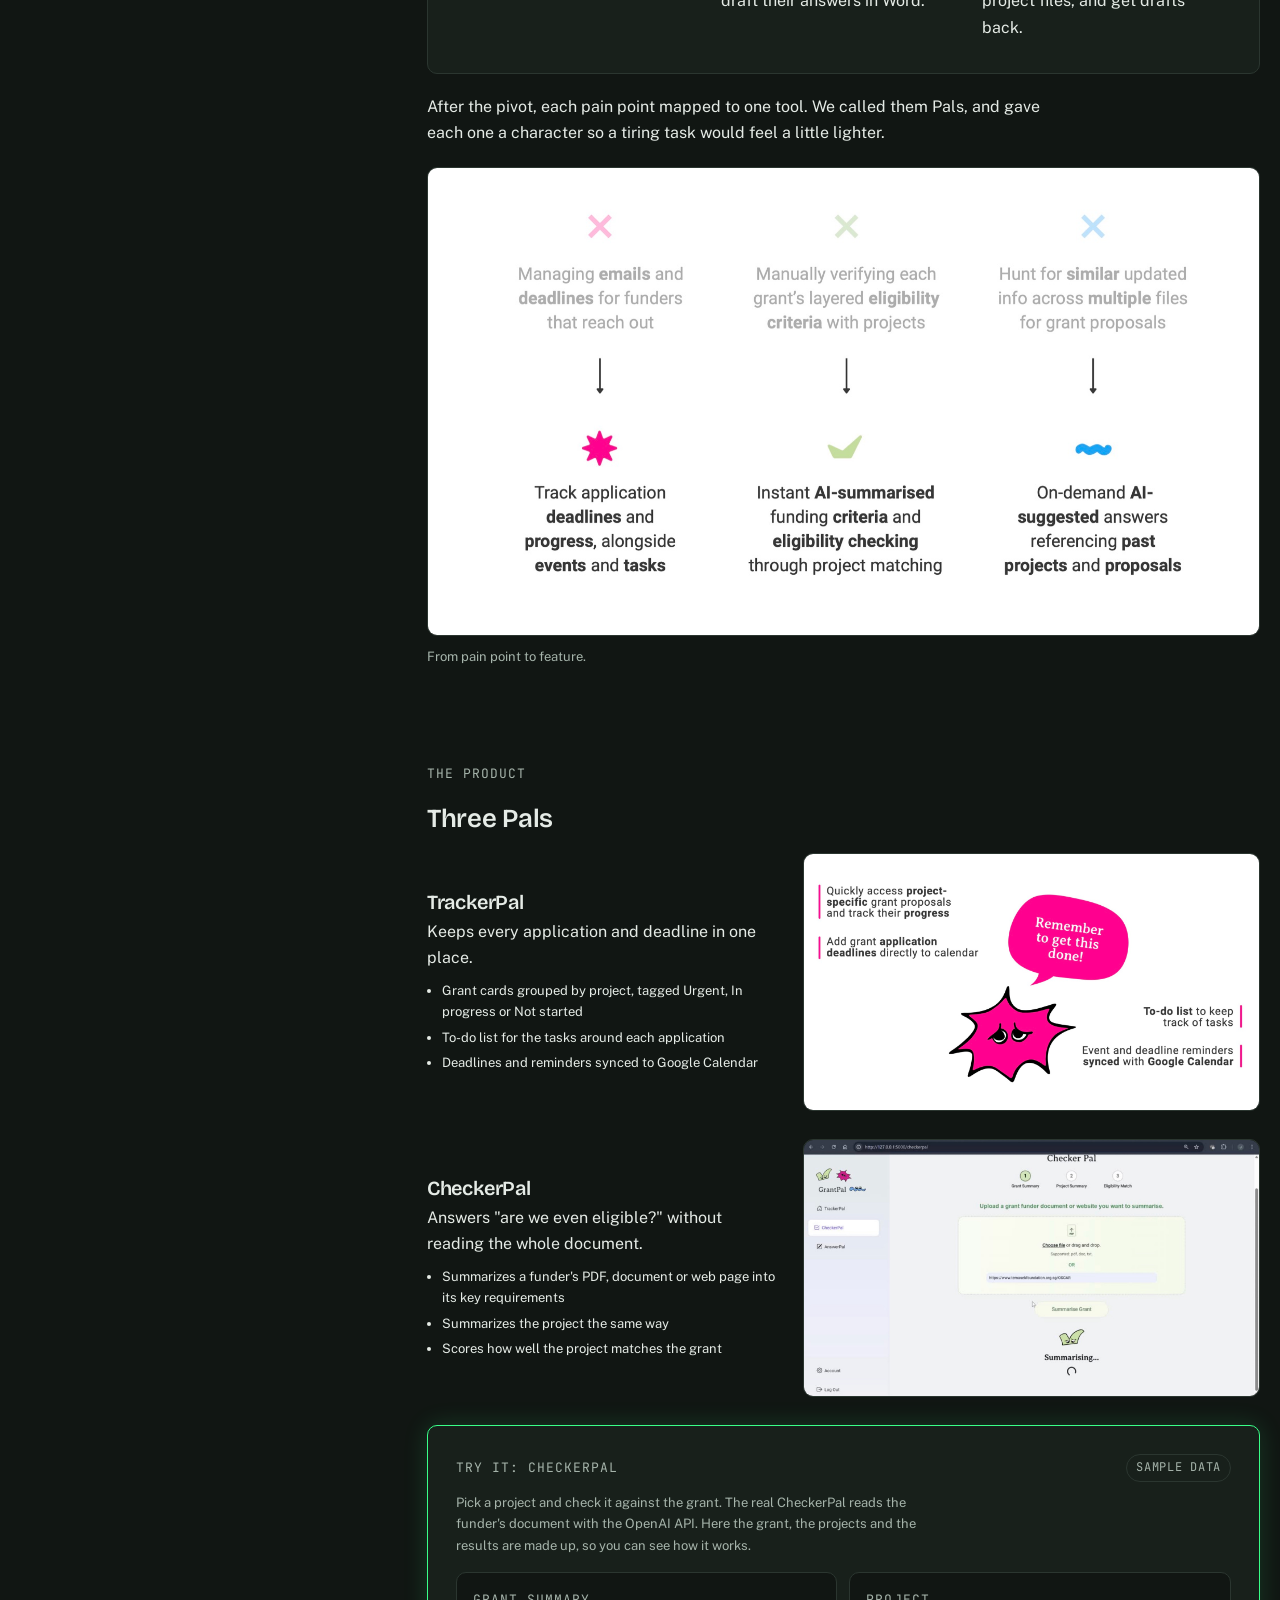
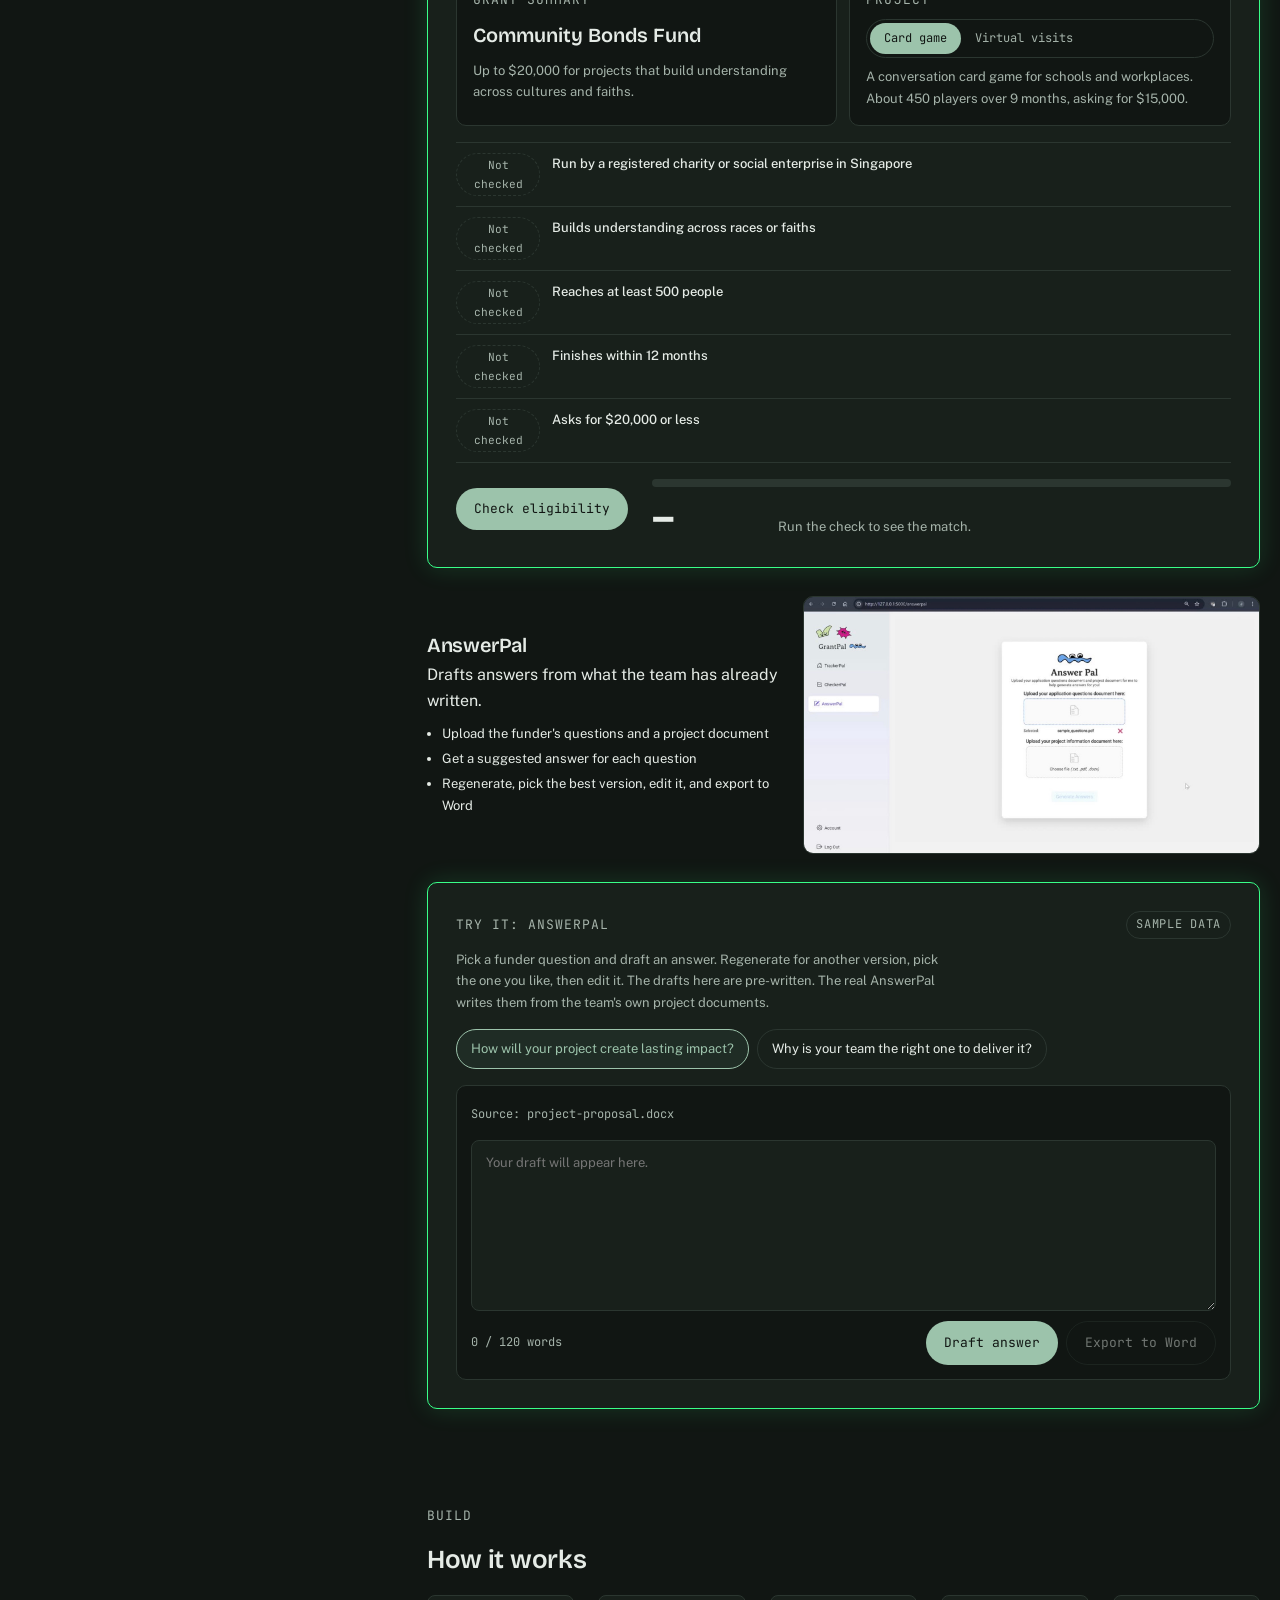
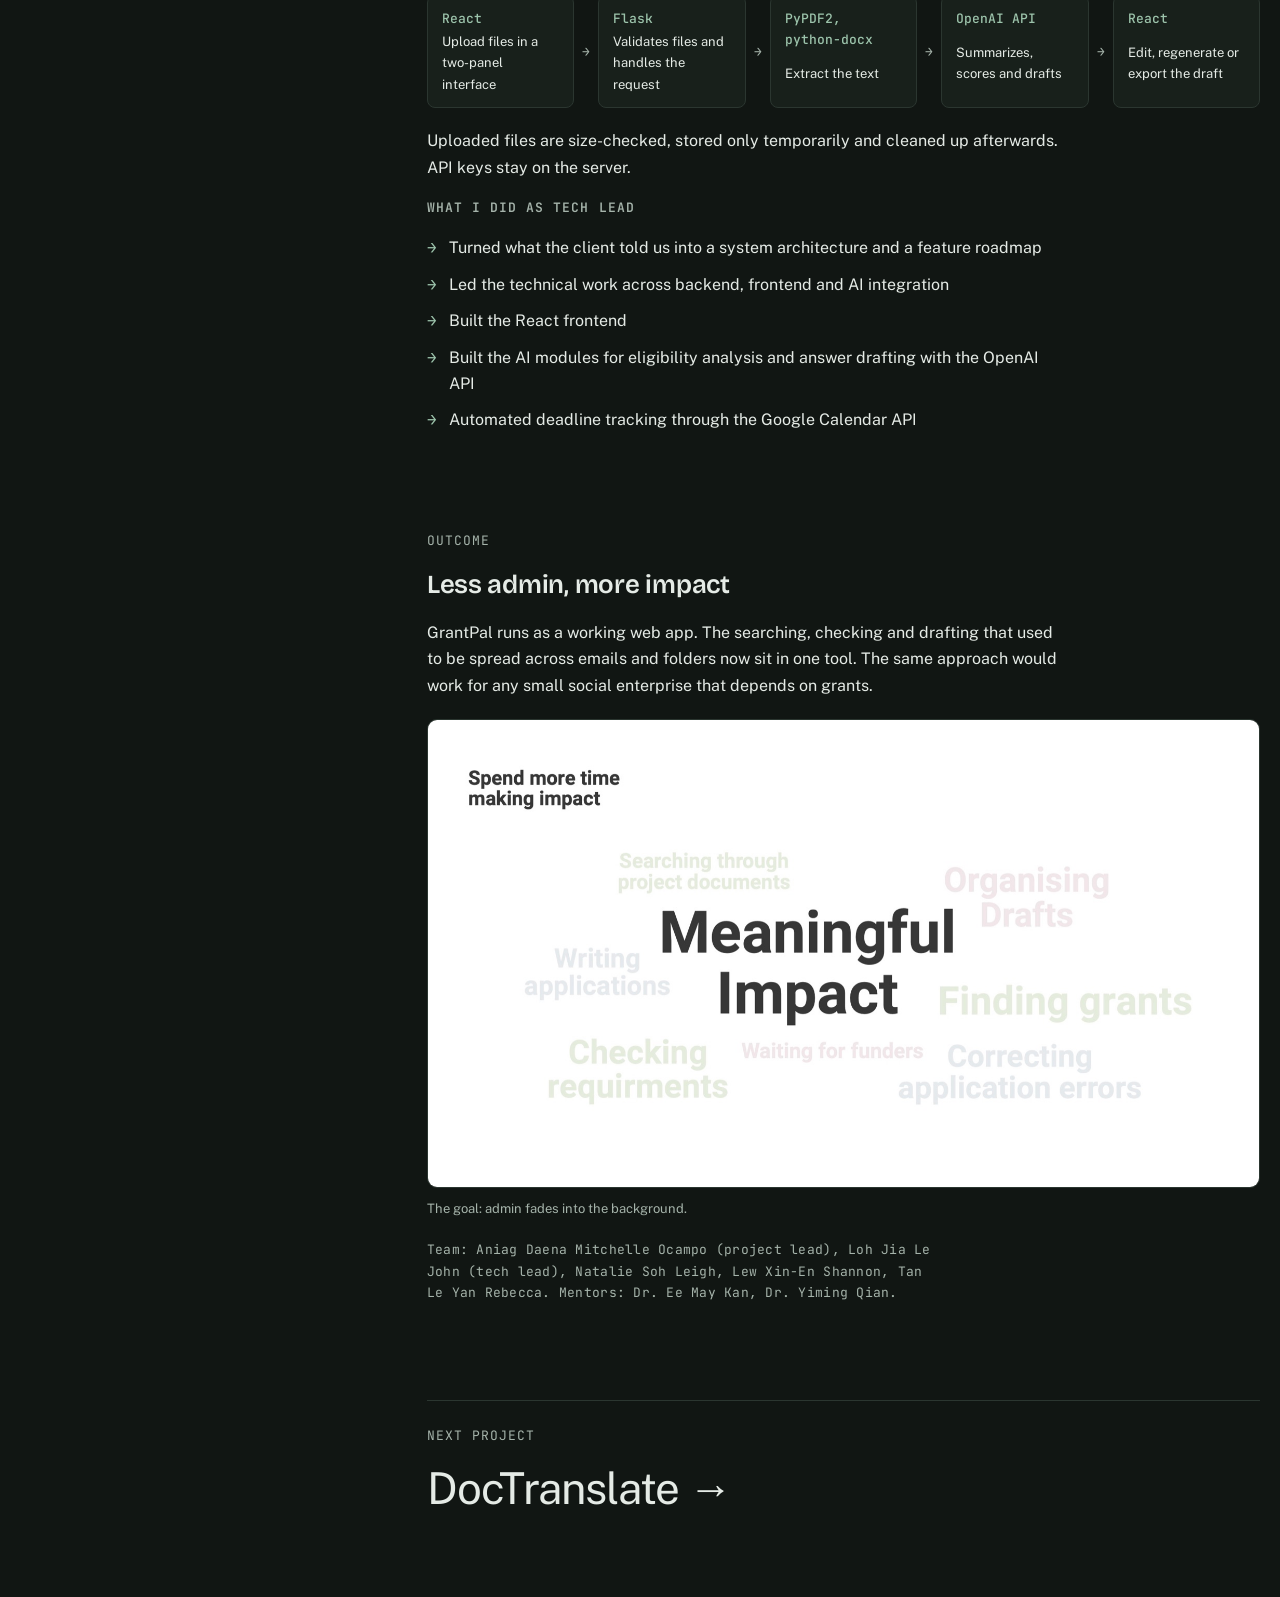
<file: work/grantpal/index.html>
<!doctype html>
<html lang="en">
<head>
<title>GrantPal · John Loh</title>
<meta charset="utf-8">
<meta name="viewport" content="width=device-width, initial-scale=1, viewport-fit=cover">
<meta name="claude:viewport-fit-sides" content="cover">
<link rel="icon" href="../../favicon.svg" type="image/svg+xml">
<meta name="description" content="GrantPal case study: an AI grant helper for the social enterprise BeingBridges.">
<script>(function(){var t=null;try{t=localStorage.getItem("theme")}catch(e){}document.documentElement.setAttribute("data-theme",t==="light"?"light":"dark")})()</script>
<link rel="preconnect" href="https://fonts.googleapis.com">
<link rel="preconnect" href="https://fonts.gstatic.com" crossorigin>
<link rel="stylesheet" href="https://fonts.googleapis.com/css2?family=Bricolage+Grotesque:opsz,wght@12..96,400;12..96,600&family=JetBrains+Mono:wght@400;500&family=Public+Sans:ital,wght@0,400;0,500;0,600;1,400&display=swap">
<link rel="stylesheet" href="../../css/style.css?v=20261022d">
</head>
<body>
<button class="theme-toggle" id="theme-toggle" type="button" aria-label="Switch theme"><svg class="icon-sun" viewBox="0 0 24 24" aria-hidden="true"><circle cx="12" cy="12" r="4.5"/><path d="M12 2v2.5M12 19.5V22M2 12h2.5M19.5 12H22M4.9 4.9l1.8 1.8M17.3 17.3l1.8 1.8M4.9 19.1l1.8-1.8M17.3 6.7l1.8-1.8"/></svg><svg class="icon-moon" viewBox="0 0 24 24" aria-hidden="true"><path d="M20 14.5A8.5 8.5 0 1 1 9.5 4a7 7 0 0 0 10.5 10.5z"/></svg></button>
<div class="shell">

  <aside class="rail" aria-label="Project facts">
    <a class="back" href="../../index.html#work">← All work</a>
    <div class="project-meta"><span class="chip">Client</span><span class="mono">May – Aug 2025</span></div>
    <h1 class="cs-title">GrantPal</h1>
    <p class="cs-summary">An AI assistant that helps a two-person social enterprise spend less time on grant admin and more on its work.</p>
    <dl class="spec">
      <dt>Client</dt><dd>BeingBridges</dd>
      <dt>My role</dt><dd>Tech lead</dd>
      <dt>Team</dt><dd>5 students</dd>
      <dt>Timeline</dt><dd>May – Aug 2025, 13 weeks</dd>
      <dt>Course</dt><dd>SUTD Service Design Studio</dd>
      <dt>Stack</dt><dd>React, Flask, SQLite, OpenAI API, Google Calendar API, Render</dd>
    </dl>
    <div class="links">
      <a href="https://grantpala.onrender.com">Live app</a>
      <a href="https://github.com/7ohnloh/GrantPalA">Code</a>
      <a href="https://sites.google.com/view/grantpal/home">Project site</a>
      <a href="https://www.linkedin.com/feed/update/urn:li:activity:7361007055047979010/">LinkedIn post</a>
    </div>
  </aside>

  <main class="cs-body">

    <figure class="shot">
      <img src="../../images/grantpal/grantpal-cover.jpg" alt="GrantPal cover: the logo and its three Pals, TrackerPal, CheckerPal and AnswerPal, beside screens of each tool">
      <figcaption>GrantPal and its three Pals: TrackerPal, CheckerPal and AnswerPal.</figcaption>
    </figure>

    <section class="cs-section" aria-labelledby="problem">
      <p class="eyebrow">The problem</p>
      <h2 id="problem">Two people, a lot of paperwork</h2>
      <p>BeingBridges runs projects that bring people of different cultures, races and faiths together, like a card game for conversations about diversity and virtual visits to places of worship. It's run by two people, and it applies for grants to fund its projects.</p>
      <p>Each grant restarted the same cycle. They tracked funder emails and deadlines by hand, checked every grant's layered eligibility rules against each project, and hunted through old files for answers to questions that every funder asked in a slightly different way. When an application was rejected, the cycle started again.</p>
      <p class="hmw">How might we help BeingBridges spend less time and fewer resources on grant administration?</p>
    </section>

    <section class="cs-section" aria-labelledby="process">
      <p class="eyebrow">Process</p>
      <h2 id="process">We designed for the wrong form first</h2>
      <p>In the first sprint we mapped their workflow, built a persona and listed the pain points. We took cues from Grammarly, where AI handles the tedious work and the user stays in control. Our first concept was a browser extension that would fill in online grant portals automatically.</p>
      <div class="pivot">
        <p class="eyebrow">Feedback session with the client</p>
        <div class="pivot-cols">
          <div><strong>What we assumed</strong><p>Applicants fill in grant forms in online portals.</p></div>
          <div><strong>What we learned</strong><p>Funders send questions as a brief or PDF, and applicants draft their answers in Word.</p></div>
          <div><strong>What we changed</strong><p>We dropped portal autofill and rebuilt around documents: upload the funder's file and your project files, and get drafts back.</p></div>
        </div>
      </div>
      <p>After the pivot, each pain point mapped to one tool. We called them Pals, and gave each one a character so a tiring task would feel a little lighter.</p>
      <figure class="shot">
        <img src="../../images/grantpal/pain-to-feature.jpg" alt="Three pain points mapped to three features: deadlines to tracking, manual eligibility checks to AI summaries, hunting across files to AI-suggested answers" loading="lazy">
        <figcaption>From pain point to feature.</figcaption>
      </figure>
    </section>

    <section class="cs-section" aria-labelledby="pals">
      <p class="eyebrow">The product</p>
      <h2 id="pals">Three Pals</h2>
      <div class="pals">
        <div class="pal">
          <div>
            <h3>TrackerPal</h3>
            <p>Keeps every application and deadline in one place.</p>
            <ul>
              <li>Grant cards grouped by project, tagged Urgent, In progress or Not started</li>
              <li>To-do list for the tasks around each application</li>
              <li>Deadlines and reminders synced to Google Calendar</li>
            </ul>
          </div>
          <figure class="shot"><img src="../../images/grantpal/trackerpal-character.jpg" alt="TrackerPal's character, a pink star, saying remember to get this done" loading="lazy"></figure>
        </div>
        <div class="pal">
          <div>
            <h3>CheckerPal</h3>
            <p>Answers "are we even eligible?" without reading the whole document.</p>
            <ul>
              <li>Summarizes a funder's PDF, document or web page into its key requirements</li>
              <li>Summarizes the project the same way</li>
              <li>Scores how well the project matches the grant</li>
            </ul>
          </div>
          <figure class="shot"><img src="../../images/grantpal/checkerpal.jpg" alt="CheckerPal three-step flow: grant summary, project summary, eligibility match, with a grant URL being summarized" loading="lazy"></figure>
        </div>
        <div class="demo" data-checker>
          <div class="demo-head">
            <p class="eyebrow">Try it: CheckerPal</p>
            <span class="chip chip--plain">Sample data</span>
          </div>
          <p class="demo-intro">Pick a project and check it against the grant. The real CheckerPal reads the funder's document with the OpenAI API. Here the grant, the projects and the results are made up, so you can see how it works.</p>
          <div class="ck-body">
            <div class="ck-panel">
              <p class="eyebrow">Grant summary</p>
              <h4>Community Bonds Fund</h4>
              <p class="ck-sub">Up to $20,000 for projects that build understanding across cultures and faiths.</p>
            </div>
            <div class="ck-panel">
              <p class="eyebrow">Project</p>
              <div class="seg" role="group" aria-label="Choose a project">
                <button type="button" data-project="cards" aria-pressed="true">Card game</button>
                <button type="button" data-project="visits" aria-pressed="false">Virtual visits</button>
              </div>
              <p class="ck-sub" id="ck-project"></p>
            </div>
          </div>
          <ol class="ck-reqs" aria-live="polite">
            <li><span class="ck-tag" aria-hidden="true"></span><div><b>Run by a registered charity or social enterprise in Singapore</b><p></p></div></li>
            <li><span class="ck-tag" aria-hidden="true"></span><div><b>Builds understanding across races or faiths</b><p></p></div></li>
            <li><span class="ck-tag" aria-hidden="true"></span><div><b>Reaches at least 500 people</b><p></p></div></li>
            <li><span class="ck-tag" aria-hidden="true"></span><div><b>Finishes within 12 months</b><p></p></div></li>
            <li><span class="ck-tag" aria-hidden="true"></span><div><b>Asks for $20,000 or less</b><p></p></div></li>
          </ol>
          <div class="ck-result">
            <button type="button" class="button ck-run">Check eligibility</button>
            <div class="ck-score" aria-live="polite">
              <div class="ck-meter" aria-hidden="true"><span></span></div>
              <p><b id="ck-pct">–</b><span id="ck-verdict">Run the check to see the match.</span></p>
            </div>
          </div>
        </div>
        <div class="pal">
          <div>
            <h3>AnswerPal</h3>
            <p>Drafts answers from what the team has already written.</p>
            <ul>
              <li>Upload the funder's questions and a project document</li>
              <li>Get a suggested answer for each question</li>
              <li>Regenerate, pick the best version, edit it, and export to Word</li>
            </ul>
          </div>
          <figure class="shot"><img src="../../images/grantpal/answerpal.jpg" alt="AnswerPal upload screen for the application questions document and the project information document" loading="lazy"></figure>
        </div>
        <div class="demo" data-answer>
          <div class="demo-head">
            <p class="eyebrow">Try it: AnswerPal</p>
            <span class="chip chip--plain">Sample data</span>
          </div>
          <p class="demo-intro">Pick a funder question and draft an answer. Regenerate for another version, pick the one you like, then edit it. The drafts here are pre-written. The real AnswerPal writes them from the team's own project documents.</p>
          <div class="ap-questions" role="group" aria-label="Choose a question">
            <button type="button" data-q="0" aria-pressed="true">How will your project create lasting impact?</button>
            <button type="button" data-q="1" aria-pressed="false">Why is your team the right one to deliver it?</button>
          </div>
          <div class="ap-editor">
            <div class="ap-bar">
              <span class="ap-source">Source: project-proposal.docx</span>
              <div class="ap-versions" role="group" aria-label="Versions"></div>
            </div>
            <label class="sr-only" for="ap-text">Draft answer</label>
            <textarea id="ap-text" rows="7" placeholder="Your draft will appear here." disabled></textarea>
            <div class="ap-foot">
              <span class="ap-count" id="ap-count" aria-live="polite">0 / 120 words</span>
              <div class="ap-actions">
                <button type="button" class="button ap-draft">Draft answer</button>
                <button type="button" class="ap-export" disabled>Export to Word</button>
              </div>
            </div>
            <p class="ap-note" id="ap-note" role="status" hidden></p>
          </div>
        </div>
      </div>
    </section>

    <section class="cs-section" aria-labelledby="build">
      <p class="eyebrow">Build</p>
      <h2 id="build">How it works</h2>
      <div class="flow" aria-label="Data flow">
        <div class="flow-step"><b>React</b>Upload files in a two-panel interface</div>
        <span class="flow-arrow" aria-hidden="true">→</span>
        <div class="flow-step"><b>Flask</b>Validates files and handles the request</div>
        <span class="flow-arrow" aria-hidden="true">→</span>
        <div class="flow-step"><b>PyPDF2, python-docx</b>Extract the text</div>
        <span class="flow-arrow" aria-hidden="true">→</span>
        <div class="flow-step"><b>OpenAI API</b>Summarizes, scores and drafts</div>
        <span class="flow-arrow" aria-hidden="true">→</span>
        <div class="flow-step"><b>React</b>Edit, regenerate or export the draft</div>
      </div>
      <p>Uploaded files are size-checked, stored only temporarily and cleaned up afterwards. API keys stay on the server.</p>
      <h3 class="eyebrow">What I did as tech lead</h3>
      <ul class="mine">
        <li>Turned what the client told us into a system architecture and a feature roadmap</li>
        <li>Led the technical work across backend, frontend and AI integration</li>
        <li>Built the React frontend</li>
        <li>Built the AI modules for eligibility analysis and answer drafting with the OpenAI API</li>
        <li>Automated deadline tracking through the Google Calendar API</li>
      </ul>
    </section>

    <section class="cs-section" aria-labelledby="outcome">
      <p class="eyebrow">Outcome</p>
      <h2 id="outcome">Less admin, more impact</h2>
      <p>GrantPal runs as a working web app. The searching, checking and drafting that used to be spread across emails and folders now sit in one tool. The same approach would work for any small social enterprise that depends on grants.</p>
      <figure class="shot">
        <img src="../../images/grantpal/impact.jpg" alt="Word cloud with admin tasks faded into the background and meaningful impact in the center" loading="lazy">
        <figcaption>The goal: admin fades into the background.</figcaption>
      </figure>
      <p class="mono" style="color:var(--ink-soft)">Team: Aniag Daena Mitchelle Ocampo (project lead), Loh Jia Le John (tech lead), Natalie Soh Leigh, Lew Xin-En Shannon, Tan Le Yan Rebecca. Mentors: Dr. Ee May Kan, Dr. Yiming Qian.</p>
    </section>

    <a class="next" href="../doctranslate/index.html">
      <span class="eyebrow">Next project</span>
      <span class="cs-title">DocTranslate →</span>
    </a>
  </main>
</div>
<script src="../../js/theme.js?v=20261022d"></script>
<script src="../../js/case.js?v=20261022d"></script>
</body>
</html>
</file>
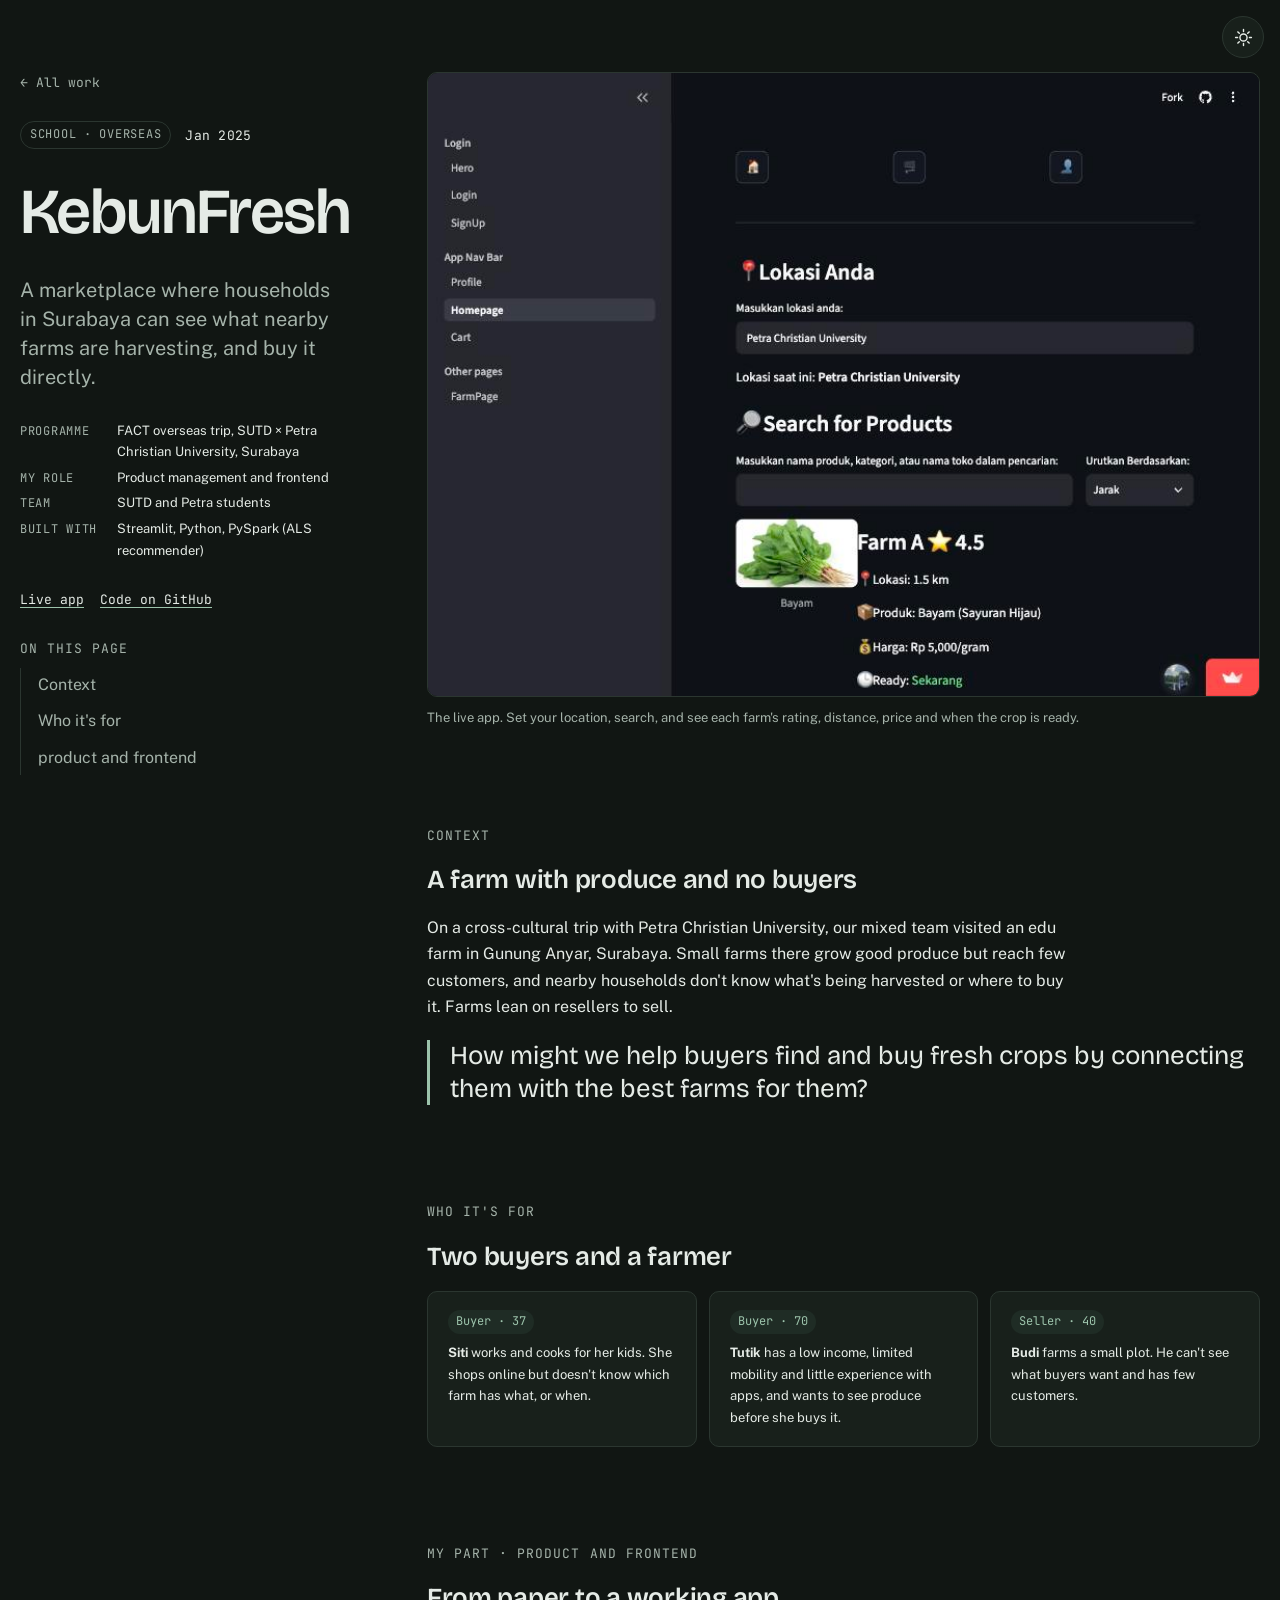
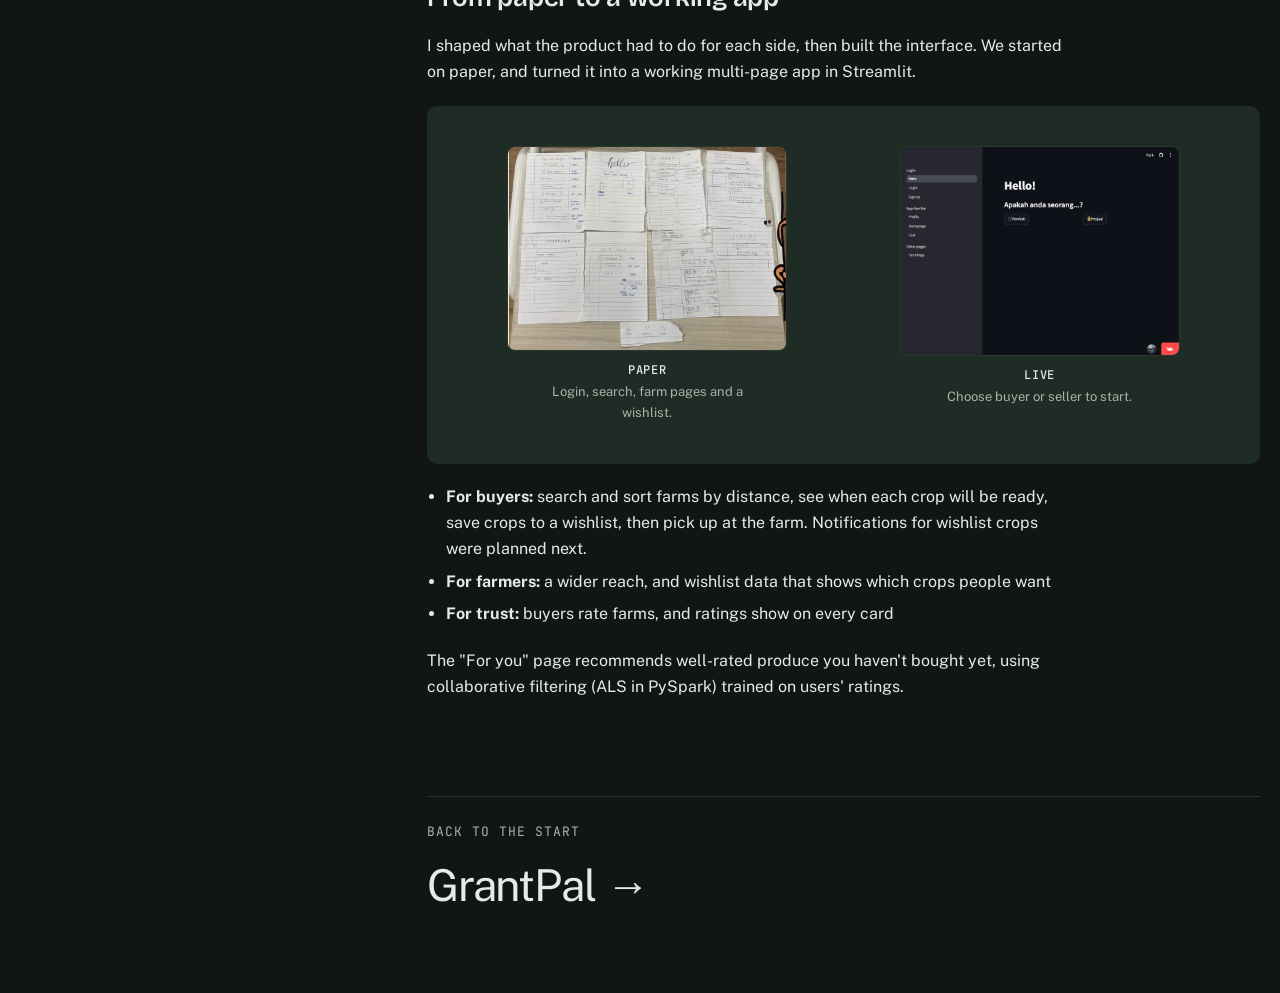
<file: work/kebunfresh/index.html>
<!doctype html>
<html lang="en">
<head>
<title>KebunFresh · John Loh</title>
<meta charset="utf-8">
<meta name="viewport" content="width=device-width, initial-scale=1, viewport-fit=cover">
<meta name="claude:viewport-fit-sides" content="cover">
<link rel="icon" href="../../favicon.svg" type="image/svg+xml">
<meta name="description" content="KebunFresh: a marketplace connecting households in Surabaya with nearby farms, built with Petra Christian University.">
<script>(function(){var t=null;try{t=localStorage.getItem("theme")}catch(e){}document.documentElement.setAttribute("data-theme",t==="light"?"light":"dark")})()</script>
<link rel="preconnect" href="https://fonts.googleapis.com">
<link rel="preconnect" href="https://fonts.gstatic.com" crossorigin>
<link rel="stylesheet" href="https://fonts.googleapis.com/css2?family=Bricolage+Grotesque:opsz,wght@12..96,400;12..96,600&family=JetBrains+Mono:wght@400;500&family=Public+Sans:ital,wght@0,400;0,500;0,600;1,400&display=swap">
<link rel="stylesheet" href="../../css/style.css?v=20261022d">
</head>
<body>
<button class="theme-toggle" id="theme-toggle" type="button" aria-label="Switch theme"><svg class="icon-sun" viewBox="0 0 24 24" aria-hidden="true"><circle cx="12" cy="12" r="4.5"/><path d="M12 2v2.5M12 19.5V22M2 12h2.5M19.5 12H22M4.9 4.9l1.8 1.8M17.3 17.3l1.8 1.8M4.9 19.1l1.8-1.8M17.3 6.7l1.8-1.8"/></svg><svg class="icon-moon" viewBox="0 0 24 24" aria-hidden="true"><path d="M20 14.5A8.5 8.5 0 1 1 9.5 4a7 7 0 0 0 10.5 10.5z"/></svg></button>
<div class="shell">

  <aside class="rail" aria-label="Project facts">
    <a class="back" href="../../index.html#work">← All work</a>
    <div class="project-meta"><span class="chip chip--plain">School · overseas</span><span class="mono">Jan 2025</span></div>
    <h1 class="cs-title">KebunFresh</h1>
    <p class="cs-summary">A marketplace where households in Surabaya can see what nearby farms are harvesting, and buy it directly.</p>
    <dl class="spec">
      <dt>Programme</dt><dd>FACT overseas trip, SUTD × Petra Christian University, Surabaya</dd>
      <dt>My role</dt><dd>Product management and frontend</dd>
      <dt>Team</dt><dd>SUTD and Petra students</dd>
      <dt>Built with</dt><dd>Streamlit, Python, PySpark (ALS recommender)</dd>
    </dl>
    <div class="links">
      <a href="https://kebunfresh.streamlit.app/">Live app</a>
      <a href="https://github.com/7ohnloh/Kebun-Fresh">Code on GitHub</a>
    </div>
  </aside>

  <main class="cs-body">

    <figure class="shot">
      <img src="../../images/kebunfresh/app-homepage-live.jpg" alt="KebunFresh homepage in Bahasa Indonesia: set your location, search for produce, and a farm card with rating, distance, price and harvest date">
      <figcaption>The live app. Set your location, search, and see each farm's rating, distance, price and when the crop is ready.</figcaption>
    </figure>

    <section class="cs-section" aria-labelledby="context">
      <p class="eyebrow">Context</p>
      <h2 id="context">A farm with produce and no buyers</h2>
      <p>On a cross-cultural trip with Petra Christian University, our mixed team visited an edu farm in Gunung Anyar, Surabaya. Small farms there grow good produce but reach few customers, and nearby households don't know what's being harvested or where to buy it. Farms lean on resellers to sell.</p>
      <p class="hmw">How might we help buyers find and buy fresh crops by connecting them with the best farms for them?</p>
    </section>

    <section class="cs-section" aria-labelledby="people">
      <p class="eyebrow">Who it's for</p>
      <h2 id="people">Two buyers and a farmer</h2>
      <div class="notes">
        <div class="note"><span class="tag">Buyer · 37</span><p><strong>Siti</strong> works and cooks for her kids. She shops online but doesn't know which farm has what, or when.</p></div>
        <div class="note"><span class="tag">Buyer · 70</span><p><strong>Tutik</strong> has a low income, limited mobility and little experience with apps, and wants to see produce before she buys it.</p></div>
        <div class="note"><span class="tag">Seller · 40</span><p><strong>Budi</strong> farms a small plot. He can't see what buyers want and has few customers.</p></div>
      </div>
    </section>

    <section class="cs-section" aria-labelledby="product">
      <p class="eyebrow">My part · product and frontend</p>
      <h2 id="product">From paper to a working app</h2>
      <p>I shaped what the product had to do for each side, then built the interface. We started on paper, and turned it into a working multi-page app in Streamlit.</p>
      <div class="pair">
        <figure>
          <img src="../../images/kebunfresh/lofi-paper-prototype.jpg" alt="Hand-drawn paper prototype screens laid out on a table" loading="lazy" style="border-radius:8px">
          <figcaption><strong>Paper</strong>Login, search, farm pages and a wishlist.</figcaption>
        </figure>
        <figure>
          <img src="../../images/kebunfresh/app-role-select-live.jpg" alt="Live app start screen asking whether you are a buyer or a seller" loading="lazy" style="border-radius:8px">
          <figcaption><strong>Live</strong>Choose buyer or seller to start.</figcaption>
        </figure>
      </div>
      <ul>
        <li><strong>For buyers:</strong> search and sort farms by distance, see when each crop will be ready, save crops to a wishlist, then pick up at the farm. Notifications for wishlist crops were planned next.</li>
        <li><strong>For farmers:</strong> a wider reach, and wishlist data that shows which crops people want</li>
        <li><strong>For trust:</strong> buyers rate farms, and ratings show on every card</li>
      </ul>
      <p>The "For you" page recommends well-rated produce you haven't bought yet, using collaborative filtering (ALS in PySpark) trained on users' ratings.</p>
    </section>

    <a class="next" href="../grantpal/index.html">
      <span class="eyebrow">Back to the start</span>
      <span class="cs-title">GrantPal →</span>
    </a>
  </main>
</div>
<script src="../../js/theme.js?v=20261022d"></script>
<script src="../../js/case.js?v=20261022d"></script>
</body>
</html>
</file>
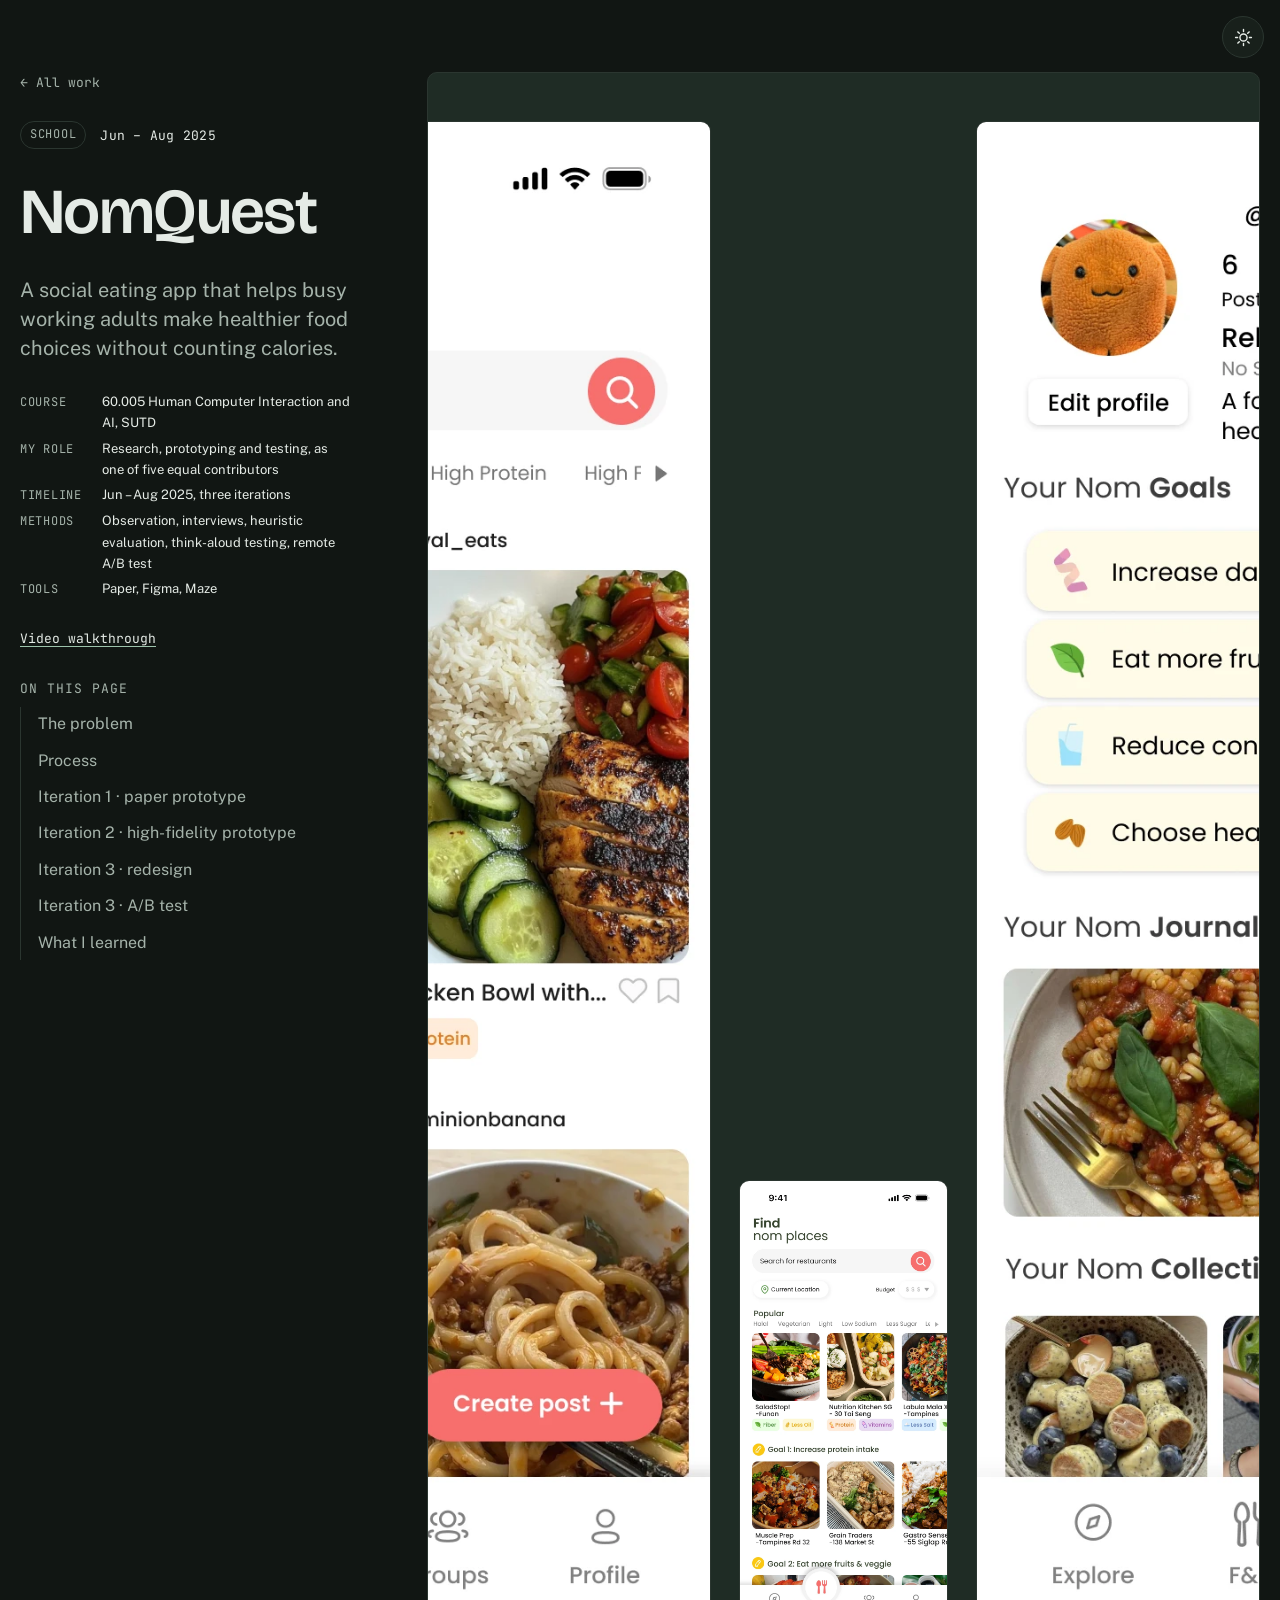
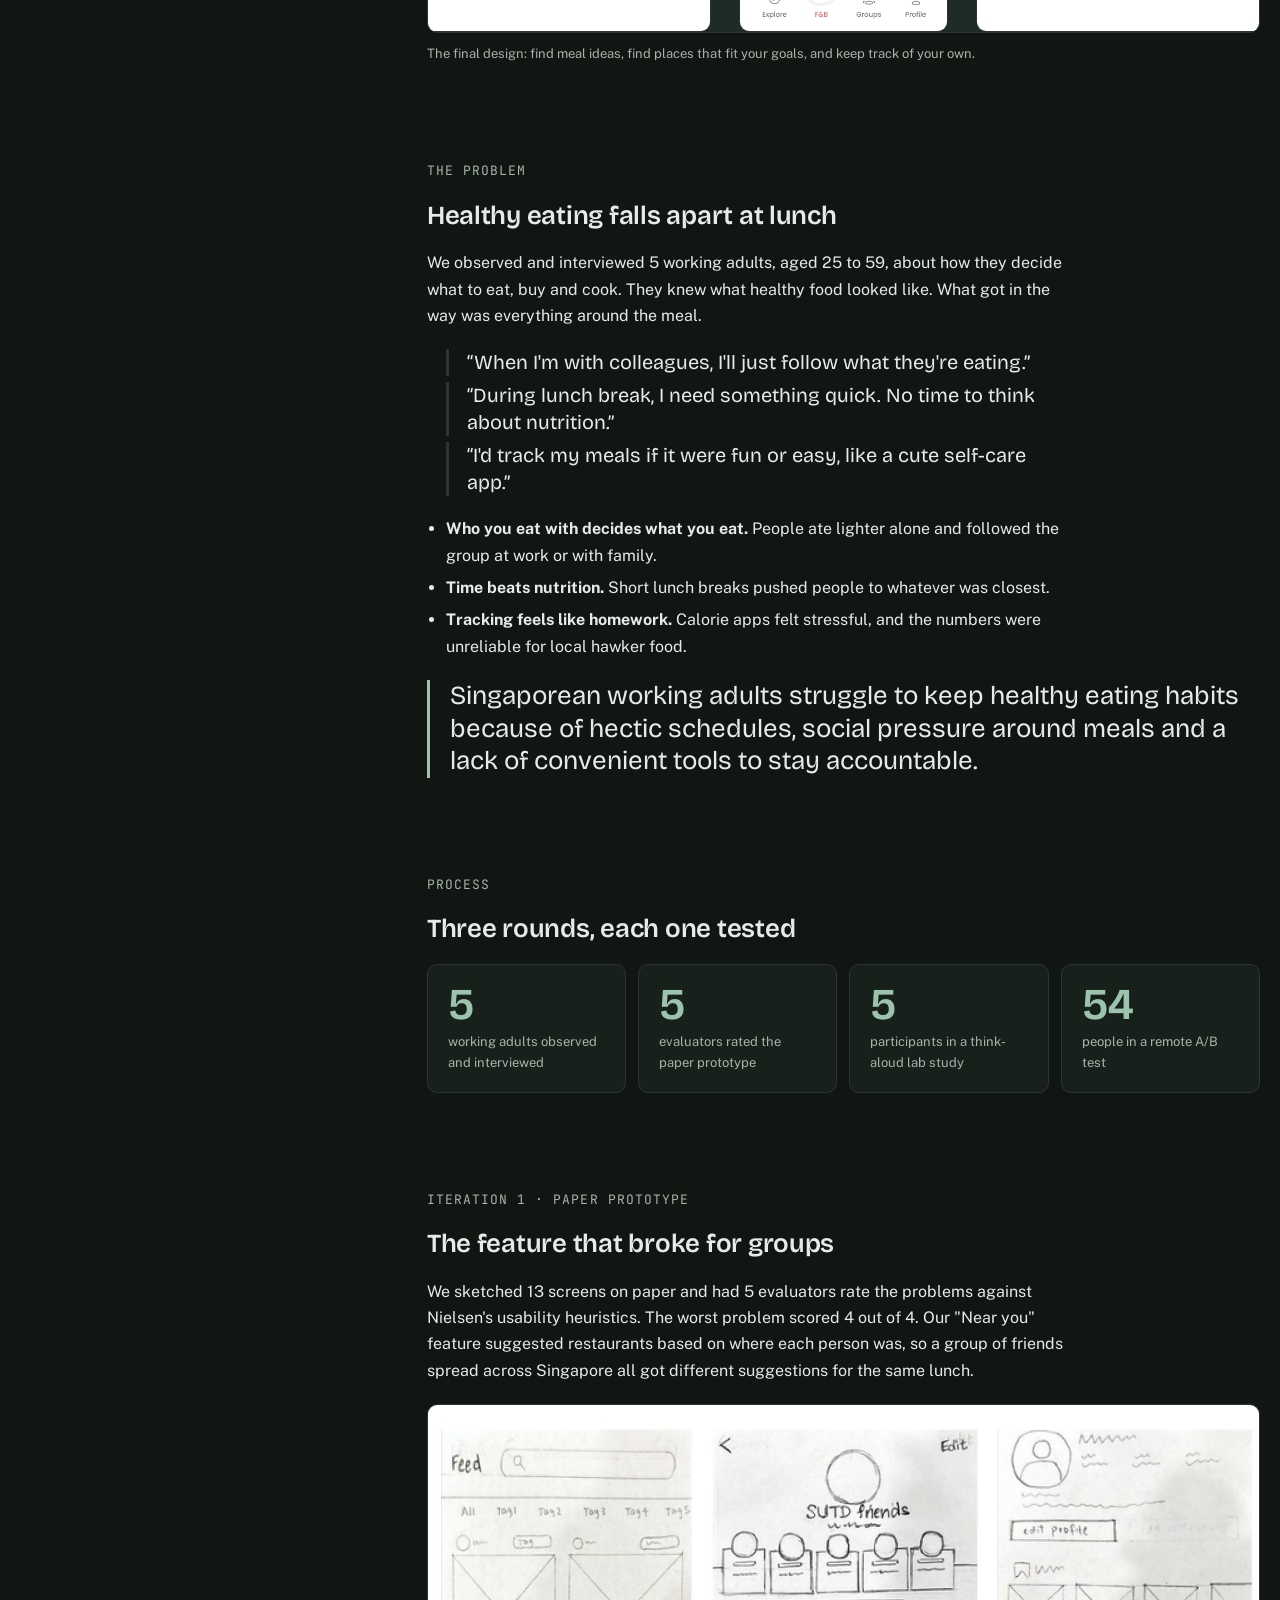
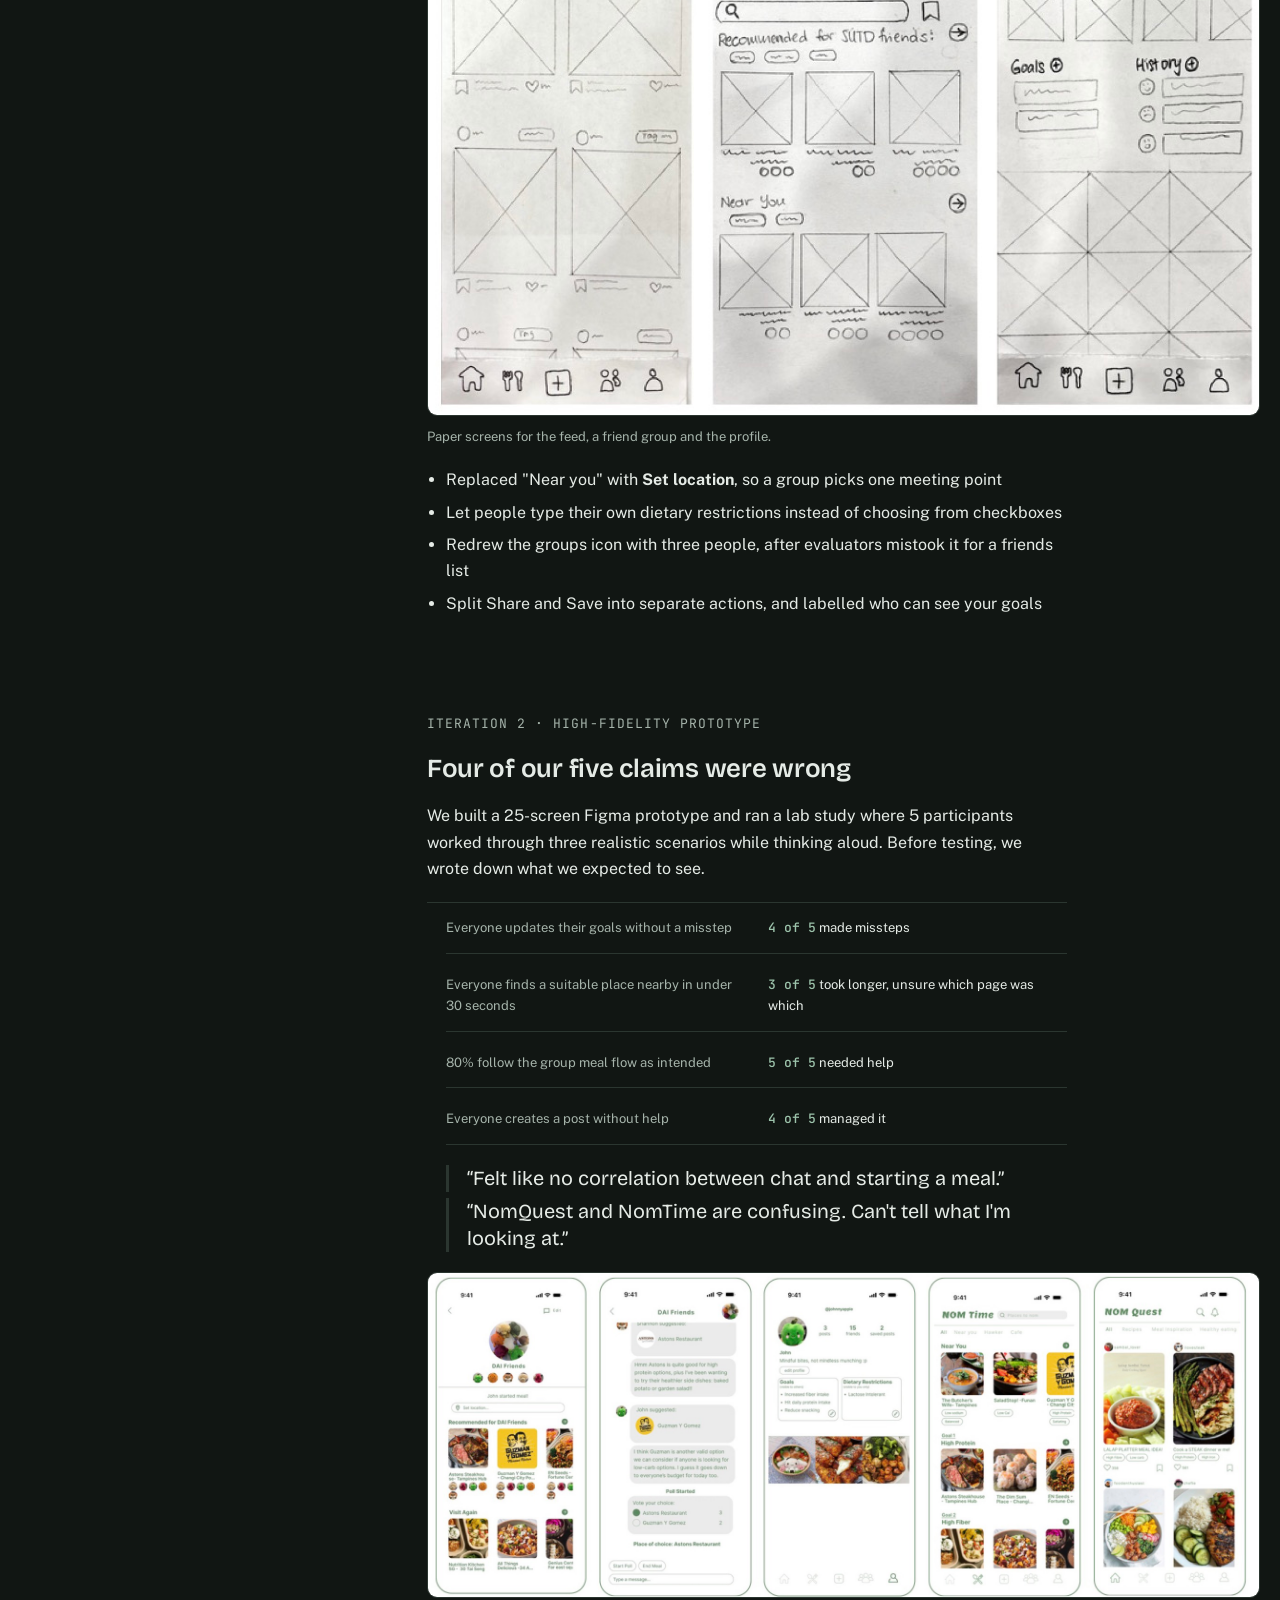
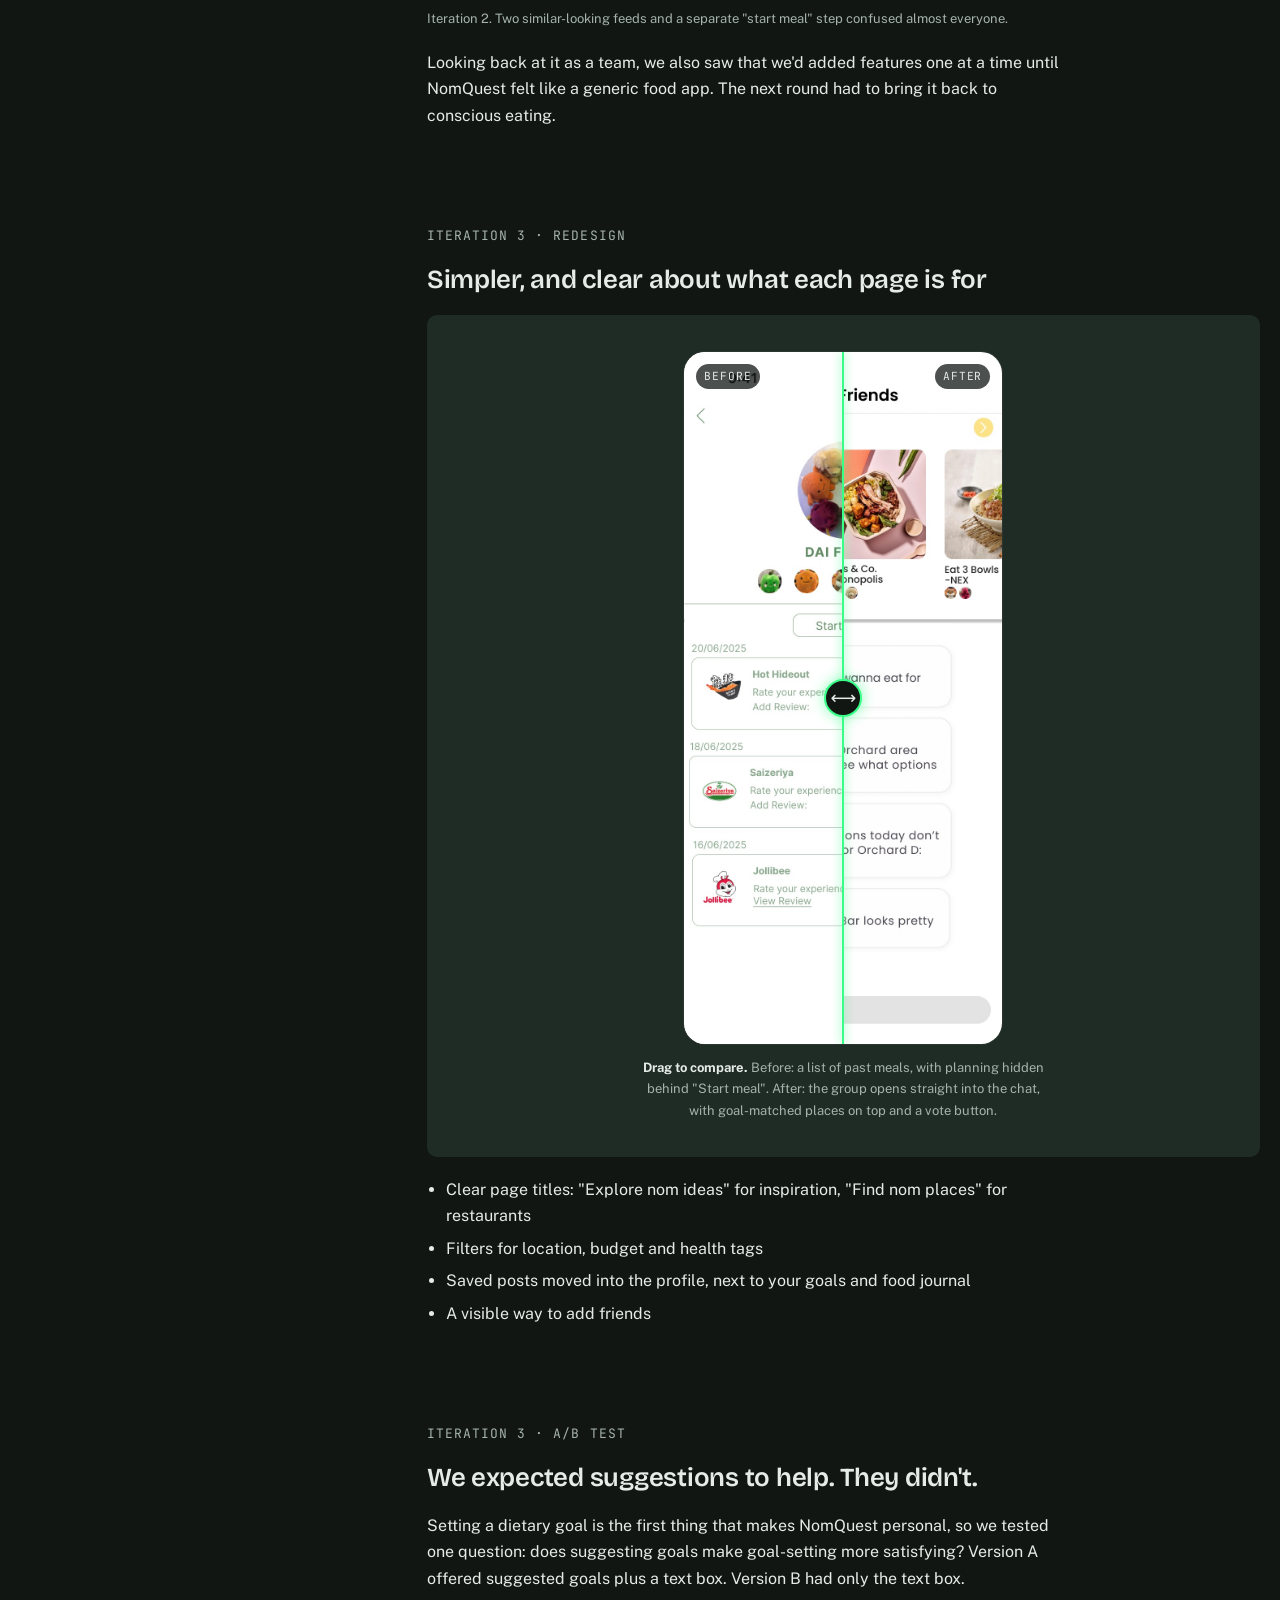
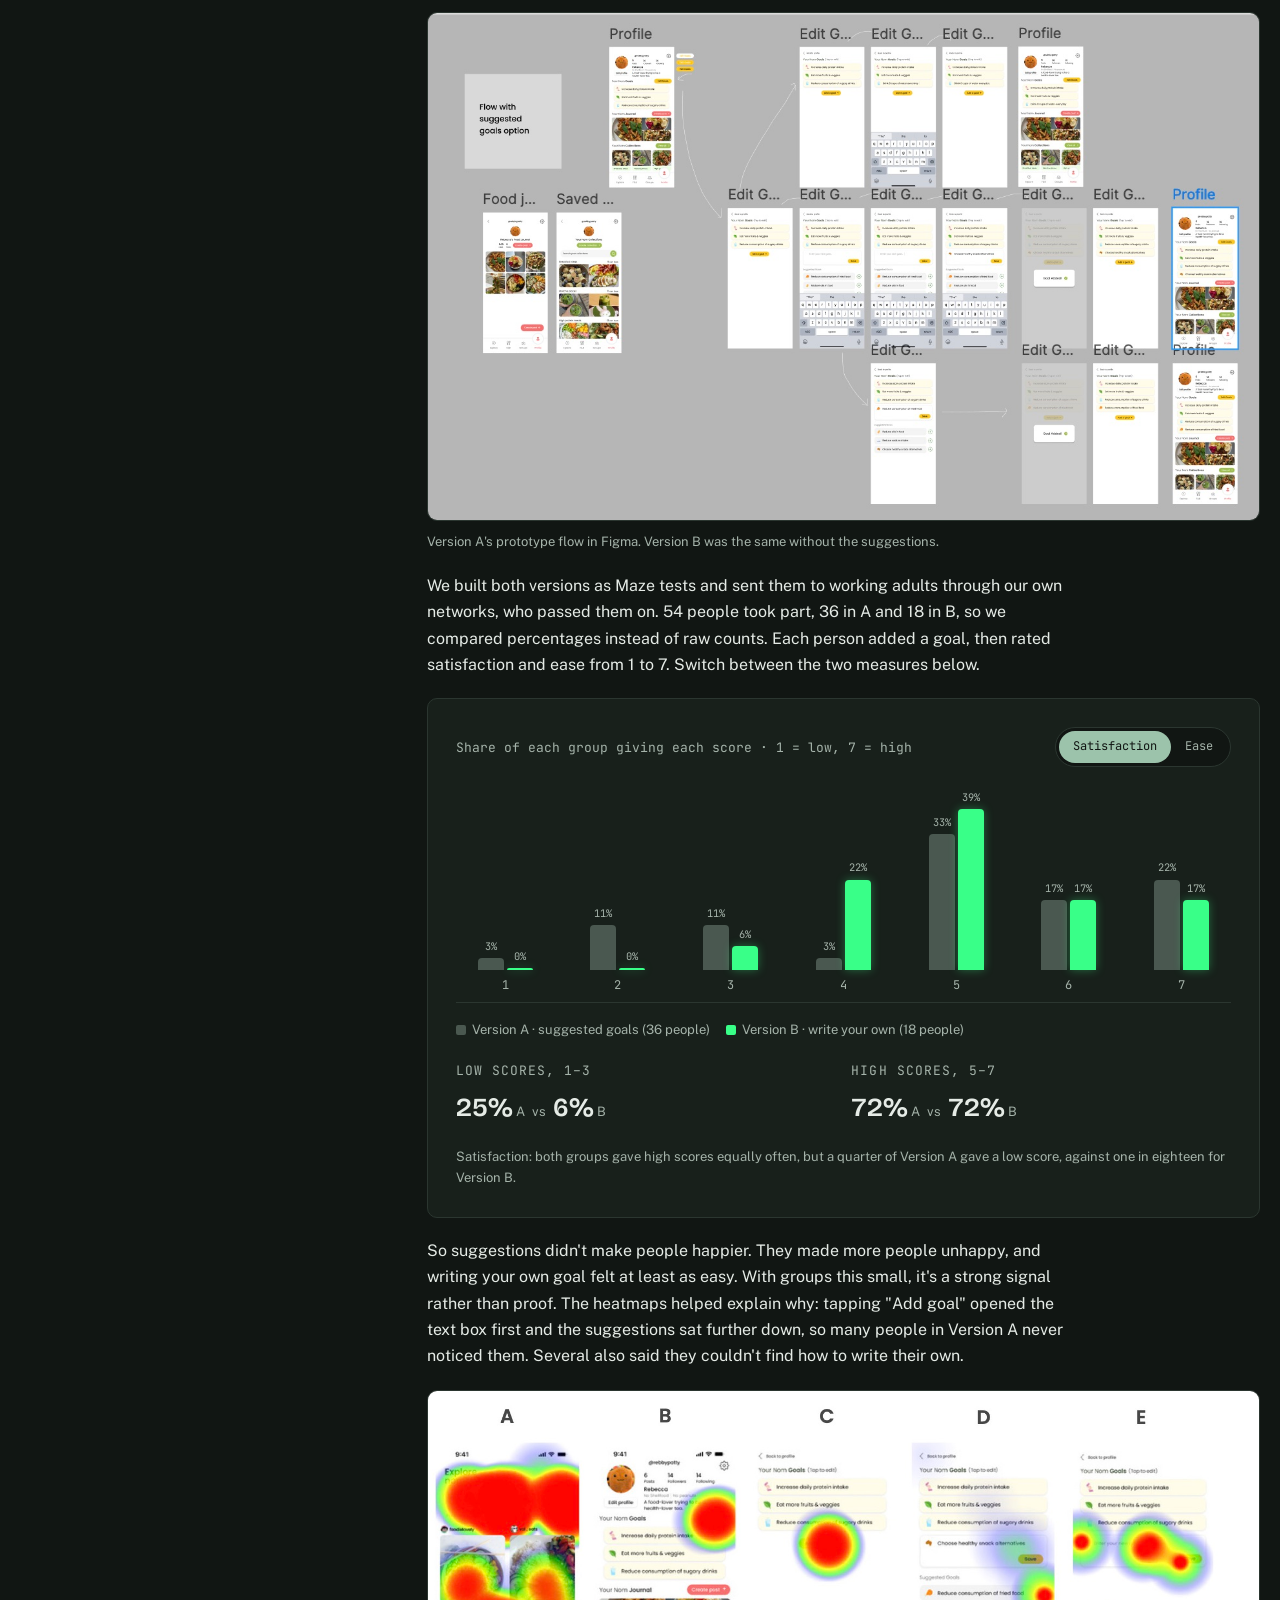
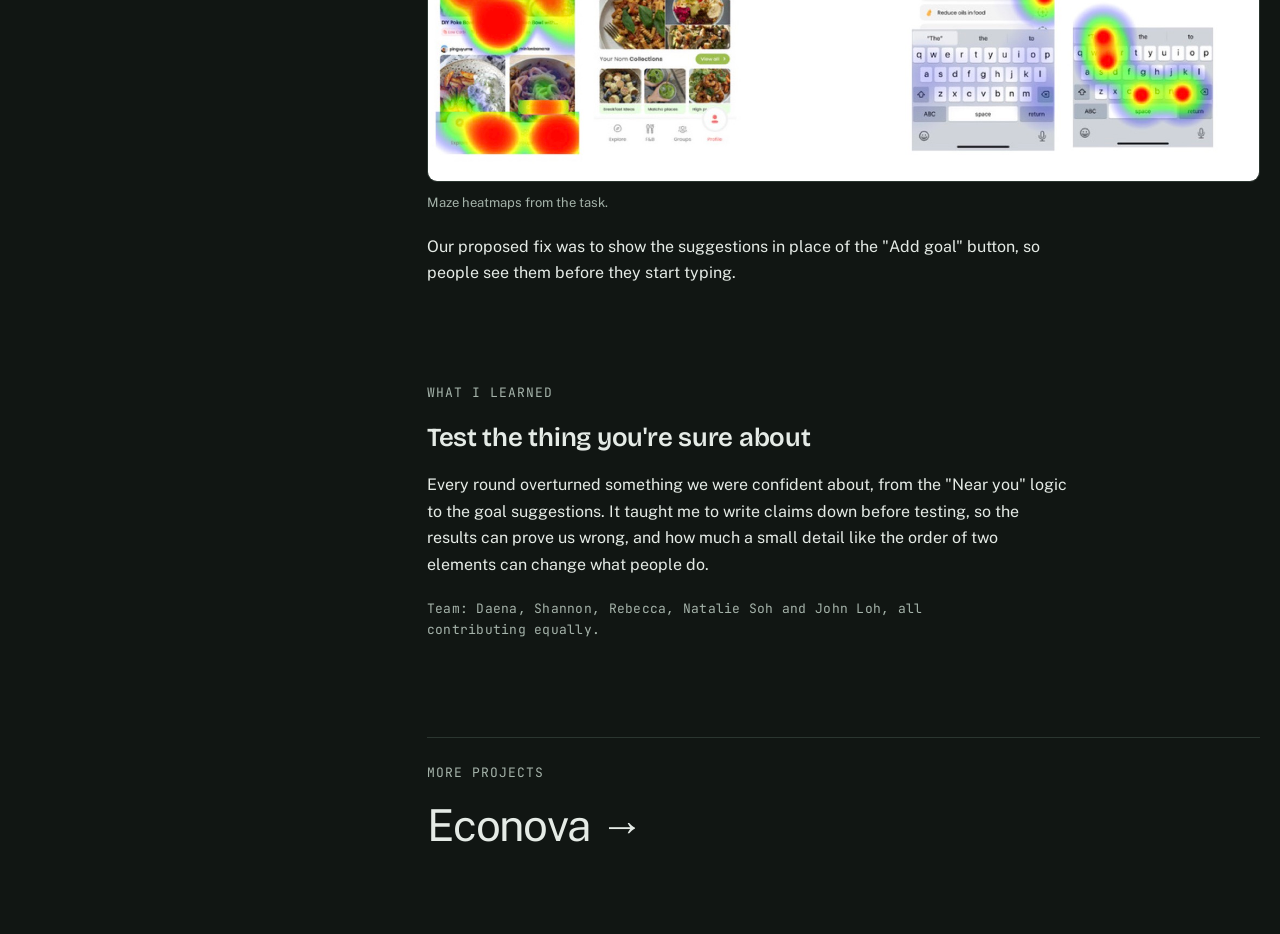
<file: work/nomquest/index.html>
<!doctype html>
<html lang="en">
<head>
<title>NomQuest · John Loh</title>
<meta charset="utf-8">
<meta name="viewport" content="width=device-width, initial-scale=1, viewport-fit=cover">
<meta name="claude:viewport-fit-sides" content="cover">
<link rel="icon" href="../../favicon.svg" type="image/svg+xml">
<meta name="description" content="NomQuest case study: a social eating app for busy working adults, shaped by three rounds of research and testing.">
<script>(function(){var t=null;try{t=localStorage.getItem("theme")}catch(e){}document.documentElement.setAttribute("data-theme",t==="light"?"light":"dark")})()</script>
<link rel="preconnect" href="https://fonts.googleapis.com">
<link rel="preconnect" href="https://fonts.gstatic.com" crossorigin>
<link rel="stylesheet" href="https://fonts.googleapis.com/css2?family=Bricolage+Grotesque:opsz,wght@12..96,400;12..96,600&family=JetBrains+Mono:wght@400;500&family=Public+Sans:ital,wght@0,400;0,500;0,600;1,400&display=swap">
<link rel="stylesheet" href="../../css/style.css?v=20261022d">
</head>
<body>
<button class="theme-toggle" id="theme-toggle" type="button" aria-label="Switch theme"><svg class="icon-sun" viewBox="0 0 24 24" aria-hidden="true"><circle cx="12" cy="12" r="4.5"/><path d="M12 2v2.5M12 19.5V22M2 12h2.5M19.5 12H22M4.9 4.9l1.8 1.8M17.3 17.3l1.8 1.8M4.9 19.1l1.8-1.8M17.3 6.7l1.8-1.8"/></svg><svg class="icon-moon" viewBox="0 0 24 24" aria-hidden="true"><path d="M20 14.5A8.5 8.5 0 1 1 9.5 4a7 7 0 0 0 10.5 10.5z"/></svg></button>
<div class="shell">

  <aside class="rail" aria-label="Project facts">
    <a class="back" href="../../index.html#work">← All work</a>
    <div class="project-meta"><span class="chip chip--plain">School</span><span class="mono">Jun – Aug 2025</span></div>
    <h1 class="cs-title">NomQuest</h1>
    <p class="cs-summary">A social eating app that helps busy working adults make healthier food choices without counting calories.</p>
    <dl class="spec">
      <dt>Course</dt><dd>60.005 Human Computer Interaction and AI, SUTD</dd>
      <dt>My role</dt><dd>Research, prototyping and testing, as one of five equal contributors</dd>
      <dt>Timeline</dt><dd>Jun – Aug 2025, three iterations</dd>
      <dt>Methods</dt><dd>Observation, interviews, heuristic evaluation, think-aloud testing, remote A/B test</dd>
      <dt>Tools</dt><dd>Paper, Figma, Maze</dd>
    </dl>
    <div class="links">
      <a href="https://youtu.be/IMJpGKvGLGM">Video walkthrough</a>
    </div>
  </aside>

  <main class="cs-body">

    <figure class="shot">
      <div class="cover cover--phones hero-phones">
        <img src="../../images/nomquest/screen-explore.webp" alt="Explore page with meal ideas posted by other users, tagged low carb, fiber and protein">
        <img src="../../images/nomquest/screen-fnb.webp" alt="Find nom places page with location, budget and rows of restaurants matched to each dietary goal">
        <img src="../../images/nomquest/screen-profile.webp" alt="Profile with four dietary goals, a food journal and saved collections">
      </div>
      <figcaption>The final design: find meal ideas, find places that fit your goals, and keep track of your own.</figcaption>
    </figure>

    <section class="cs-section" aria-labelledby="problem">
      <p class="eyebrow">The problem</p>
      <h2 id="problem">Healthy eating falls apart at lunch</h2>
      <p>We observed and interviewed 5 working adults, aged 25 to 59, about how they decide what to eat, buy and cook. They knew what healthy food looked like. What got in the way was everything around the meal.</p>
      <ul class="quotes-inline">
        <li>“When I'm with colleagues, I'll just follow what they're eating.”</li>
        <li>“During lunch break, I need something quick. No time to think about nutrition.”</li>
        <li>“I'd track my meals if it were fun or easy, like a cute self-care app.”</li>
      </ul>
      <ul>
        <li><strong>Who you eat with decides what you eat.</strong> People ate lighter alone and followed the group at work or with family.</li>
        <li><strong>Time beats nutrition.</strong> Short lunch breaks pushed people to whatever was closest.</li>
        <li><strong>Tracking feels like homework.</strong> Calorie apps felt stressful, and the numbers were unreliable for local hawker food.</li>
      </ul>
      <p class="hmw">Singaporean working adults struggle to keep healthy eating habits because of hectic schedules, social pressure around meals and a lack of convenient tools to stay accountable.</p>
    </section>

    <section class="cs-section" aria-labelledby="scale">
      <p class="eyebrow">Process</p>
      <h2 id="scale">Three rounds, each one tested</h2>
      <div class="stats">
        <div class="stat"><b>5</b><span>working adults observed and interviewed</span></div>
        <div class="stat"><b>5</b><span>evaluators rated the paper prototype</span></div>
        <div class="stat"><b>5</b><span>participants in a think-aloud lab study</span></div>
        <div class="stat"><b>54</b><span>people in a remote A/B test</span></div>
      </div>
    </section>

    <section class="cs-section" aria-labelledby="iter1">
      <p class="eyebrow">Iteration 1 · paper prototype</p>
      <h2 id="iter1">The feature that broke for groups</h2>
      <p>We sketched 13 screens on paper and had 5 evaluators rate the problems against Nielsen's usability heuristics. The worst problem scored 4 out of 4. Our "Near you" feature suggested restaurants based on where each person was, so a group of friends spread across Singapore all got different suggestions for the same lunch.</p>
      <figure class="shot">
        <img src="../../images/nomquest/paper-prototypes.jpg" alt="Three hand-drawn paper screens: a food feed, a friend group page with recommendations, and a profile with goals" loading="lazy">
        <figcaption>Paper screens for the feed, a friend group and the profile.</figcaption>
      </figure>
      <ul>
        <li>Replaced "Near you" with <strong>Set location</strong>, so a group picks one meeting point</li>
        <li>Let people type their own dietary restrictions instead of choosing from checkboxes</li>
        <li>Redrew the groups icon with three people, after evaluators mistook it for a friends list</li>
        <li>Split Share and Save into separate actions, and labelled who can see your goals</li>
      </ul>
    </section>

    <section class="cs-section" aria-labelledby="iter2">
      <p class="eyebrow">Iteration 2 · high-fidelity prototype</p>
      <h2 id="iter2">Four of our five claims were wrong</h2>
      <p>We built a 25-screen Figma prototype and ran a lab study where 5 participants worked through three realistic scenarios while thinking aloud. Before testing, we wrote down what we expected to see.</p>
      <ul class="claims">
        <li><span class="claimed">Everyone updates their goals without a misstep</span><span class="found"><strong>4 of 5</strong> made missteps</span></li>
        <li><span class="claimed">Everyone finds a suitable place nearby in under 30 seconds</span><span class="found"><strong>3 of 5</strong> took longer, unsure which page was which</span></li>
        <li><span class="claimed">80% follow the group meal flow as intended</span><span class="found"><strong>5 of 5</strong> needed help</span></li>
        <li><span class="claimed">Everyone creates a post without help</span><span class="found"><strong>4 of 5</strong> managed it</span></li>
      </ul>
      <ul class="quotes-inline">
        <li>“Felt like no correlation between chat and starting a meal.”</li>
        <li>“NomQuest and NomTime are confusing. Can't tell what I'm looking at.”</li>
      </ul>
      <figure class="shot">
        <img src="../../images/nomquest/iteration2-hifi.jpg" alt="Five iteration 2 screens: profile, group chat, group recommendations, NOM Time restaurant page and the home feed" loading="lazy">
        <figcaption>Iteration 2. Two similar-looking feeds and a separate "start meal" step confused almost everyone.</figcaption>
      </figure>
      <p>Looking back at it as a team, we also saw that we'd added features one at a time until NomQuest felt like a generic food app. The next round had to bring it back to conscious eating.</p>
    </section>

    <section class="cs-section" aria-labelledby="iter3">
      <p class="eyebrow">Iteration 3 · redesign</p>
      <h2 id="iter3">Simpler, and clear about what each page is for</h2>
      <figure class="compare-slider" data-compare>
        <div class="cs-frame" style="--pos: 50%">
          <img class="cs-after" src="../../images/nomquest/screen-group-chat.jpg" alt="After: the group opens straight into a chat with a row of goal-matched restaurants and a Nom Vote button" width="786" height="1704" loading="lazy">
          <div class="cs-before"><img src="../../images/nomquest/groups-before-iter2-2x.jpg" alt="Before: a group page listing past meals with a Start Meal button" width="786" height="1704" loading="lazy"></div>
          <span class="cs-tag cs-tag--before" aria-hidden="true">Before</span>
          <span class="cs-tag cs-tag--after" aria-hidden="true">After</span>
          <span class="cs-handle" aria-hidden="true"></span>
          <input class="cs-range" type="range" min="0" max="100" value="50" aria-label="Drag to compare the group screen before and after the redesign">
        </div>
        <figcaption><strong>Drag to compare.</strong> Before: a list of past meals, with planning hidden behind "Start meal". After: the group opens straight into the chat, with goal-matched places on top and a vote button.</figcaption>
      </figure>
      <ul>
        <li>Clear page titles: "Explore nom ideas" for inspiration, "Find nom places" for restaurants</li>
        <li>Filters for location, budget and health tags</li>
        <li>Saved posts moved into the profile, next to your goals and food journal</li>
        <li>A visible way to add friends</li>
      </ul>
    </section>

    <section class="cs-section" aria-labelledby="ab">
      <p class="eyebrow">Iteration 3 · A/B test</p>
      <h2 id="ab">We expected suggestions to help. They didn't.</h2>
      <p>Setting a dietary goal is the first thing that makes NomQuest personal, so we tested one question: does suggesting goals make goal-setting more satisfying? Version A offered suggested goals plus a text box. Version B had only the text box.</p>
      <figure class="shot">
        <img src="../../images/nomquest/flow-version-a-suggested-goals.jpg" alt="Figma prototype flow for version A, with suggested goals shown below the text box" loading="lazy">
        <figcaption>Version A's prototype flow in Figma. Version B was the same without the suggestions.</figcaption>
      </figure>
      <p>We built both versions as Maze tests and sent them to working adults through our own networks, who passed them on. 54 people took part, 36 in A and 18 in B, so we compared percentages instead of raw counts. Each person added a goal, then rated satisfaction and ease from 1 to 7. Switch between the two measures below.</p>
      <figure class="ab-chart" data-ab='{"sat": {"a": [1, 4, 4, 1, 12, 6, 8], "b": [0, 0, 1, 4, 7, 3, 3]}, "ease": {"a": [1, 1, 7, 7, 9, 6, 5], "b": [0, 2, 3, 2, 5, 1, 5]}}' data-na="36" data-nb="18">
        <div class="ab-head">
          <p class="chart-title">Share of each group giving each score · 1 = low, 7 = high</p>
          <div class="ab-toggle" role="group" aria-label="Choose a measure">
            <button type="button" data-metric="sat" aria-pressed="true">Satisfaction</button>
            <button type="button" data-metric="ease" aria-pressed="false">Ease</button>
          </div>
        </div>
        <div class="ab-plot" role="img" aria-label="Score distribution for Version A and Version B">
            <div class="ab-group">
              <div class="ab-bars">
                <span class="ab-bar ab-bar--a" style="--h:7.5%" data-i="0" data-v="a"><em>3%</em></span>
                <span class="ab-bar ab-bar--b" style="--h:0.0%" data-i="0" data-v="b"><em>0%</em></span>
              </div>
              <span class="ab-x">1</span>
            </div>
            <div class="ab-group">
              <div class="ab-bars">
                <span class="ab-bar ab-bar--a" style="--h:27.5%" data-i="1" data-v="a"><em>11%</em></span>
                <span class="ab-bar ab-bar--b" style="--h:0.0%" data-i="1" data-v="b"><em>0%</em></span>
              </div>
              <span class="ab-x">2</span>
            </div>
            <div class="ab-group">
              <div class="ab-bars">
                <span class="ab-bar ab-bar--a" style="--h:27.5%" data-i="2" data-v="a"><em>11%</em></span>
                <span class="ab-bar ab-bar--b" style="--h:15.0%" data-i="2" data-v="b"><em>6%</em></span>
              </div>
              <span class="ab-x">3</span>
            </div>
            <div class="ab-group">
              <div class="ab-bars">
                <span class="ab-bar ab-bar--a" style="--h:7.5%" data-i="3" data-v="a"><em>3%</em></span>
                <span class="ab-bar ab-bar--b" style="--h:55.0%" data-i="3" data-v="b"><em>22%</em></span>
              </div>
              <span class="ab-x">4</span>
            </div>
            <div class="ab-group">
              <div class="ab-bars">
                <span class="ab-bar ab-bar--a" style="--h:82.5%" data-i="4" data-v="a"><em>33%</em></span>
                <span class="ab-bar ab-bar--b" style="--h:97.5%" data-i="4" data-v="b"><em>39%</em></span>
              </div>
              <span class="ab-x">5</span>
            </div>
            <div class="ab-group">
              <div class="ab-bars">
                <span class="ab-bar ab-bar--a" style="--h:42.5%" data-i="5" data-v="a"><em>17%</em></span>
                <span class="ab-bar ab-bar--b" style="--h:42.5%" data-i="5" data-v="b"><em>17%</em></span>
              </div>
              <span class="ab-x">6</span>
            </div>
            <div class="ab-group">
              <div class="ab-bars">
                <span class="ab-bar ab-bar--a" style="--h:55.0%" data-i="6" data-v="a"><em>22%</em></span>
                <span class="ab-bar ab-bar--b" style="--h:42.5%" data-i="6" data-v="b"><em>17%</em></span>
              </div>
              <span class="ab-x">7</span>
            </div>
        </div>
        <div class="legend"><span><i class="ab-key ab-key--a"></i>Version A · suggested goals (36 people)</span><span><i class="ab-key ab-key--b"></i>Version B · write your own (18 people)</span></div>
        <div class="ab-summary">
          <div><span class="eyebrow">Low scores, 1–3</span><p><b class="ab-low-a">25%</b> A <span>vs</span> <b class="ab-low-b">6%</b> B</p></div>
          <div><span class="eyebrow">High scores, 5–7</span><p><b class="ab-high-a">72%</b> A <span>vs</span> <b class="ab-high-b">72%</b> B</p></div>
        </div>
        <figcaption class="ab-caption">Satisfaction: both groups gave high scores equally often, but a quarter of Version A gave a low score, against one in eighteen for Version B.</figcaption>
      </figure>
      <p>So suggestions didn't make people happier. They made more people unhappy, and writing your own goal felt at least as easy. With groups this small, it's a strong signal rather than proof. The heatmaps helped explain why: tapping "Add goal" opened the text box first and the suggestions sat further down, so many people in Version A never noticed them. Several also said they couldn't find how to write their own.</p>
      <figure class="shot">
        <img src="../../images/nomquest/heatmaps.jpg" alt="Five click heatmaps showing misclicks on the first screen, confident taps on edit goals, and taps concentrated on the text box rather than the suggestions" loading="lazy">
        <figcaption>Maze heatmaps from the task.</figcaption>
      </figure>
      <p>Our proposed fix was to show the suggestions in place of the "Add goal" button, so people see them before they start typing.</p>
    </section>

    <section class="cs-section" aria-labelledby="learned">
      <p class="eyebrow">What I learned</p>
      <h2 id="learned">Test the thing you're sure about</h2>
      <p>Every round overturned something we were confident about, from the "Near you" logic to the goal suggestions. It taught me to write claims down before testing, so the results can prove us wrong, and how much a small detail like the order of two elements can change what people do.</p>
      <p class="mono" style="color:var(--ink-soft)">Team: Daena, Shannon, Rebecca, Natalie Soh and John Loh, all contributing equally.</p>
    </section>

    <a class="next" href="../econova/index.html">
      <span class="eyebrow">More projects</span>
      <span class="cs-title">Econova →</span>
    </a>
  </main>
</div>
<script src="../../js/theme.js?v=20261022d"></script>
<script src="../../js/case.js?v=20261022d"></script>
</body>
</html>
</file>
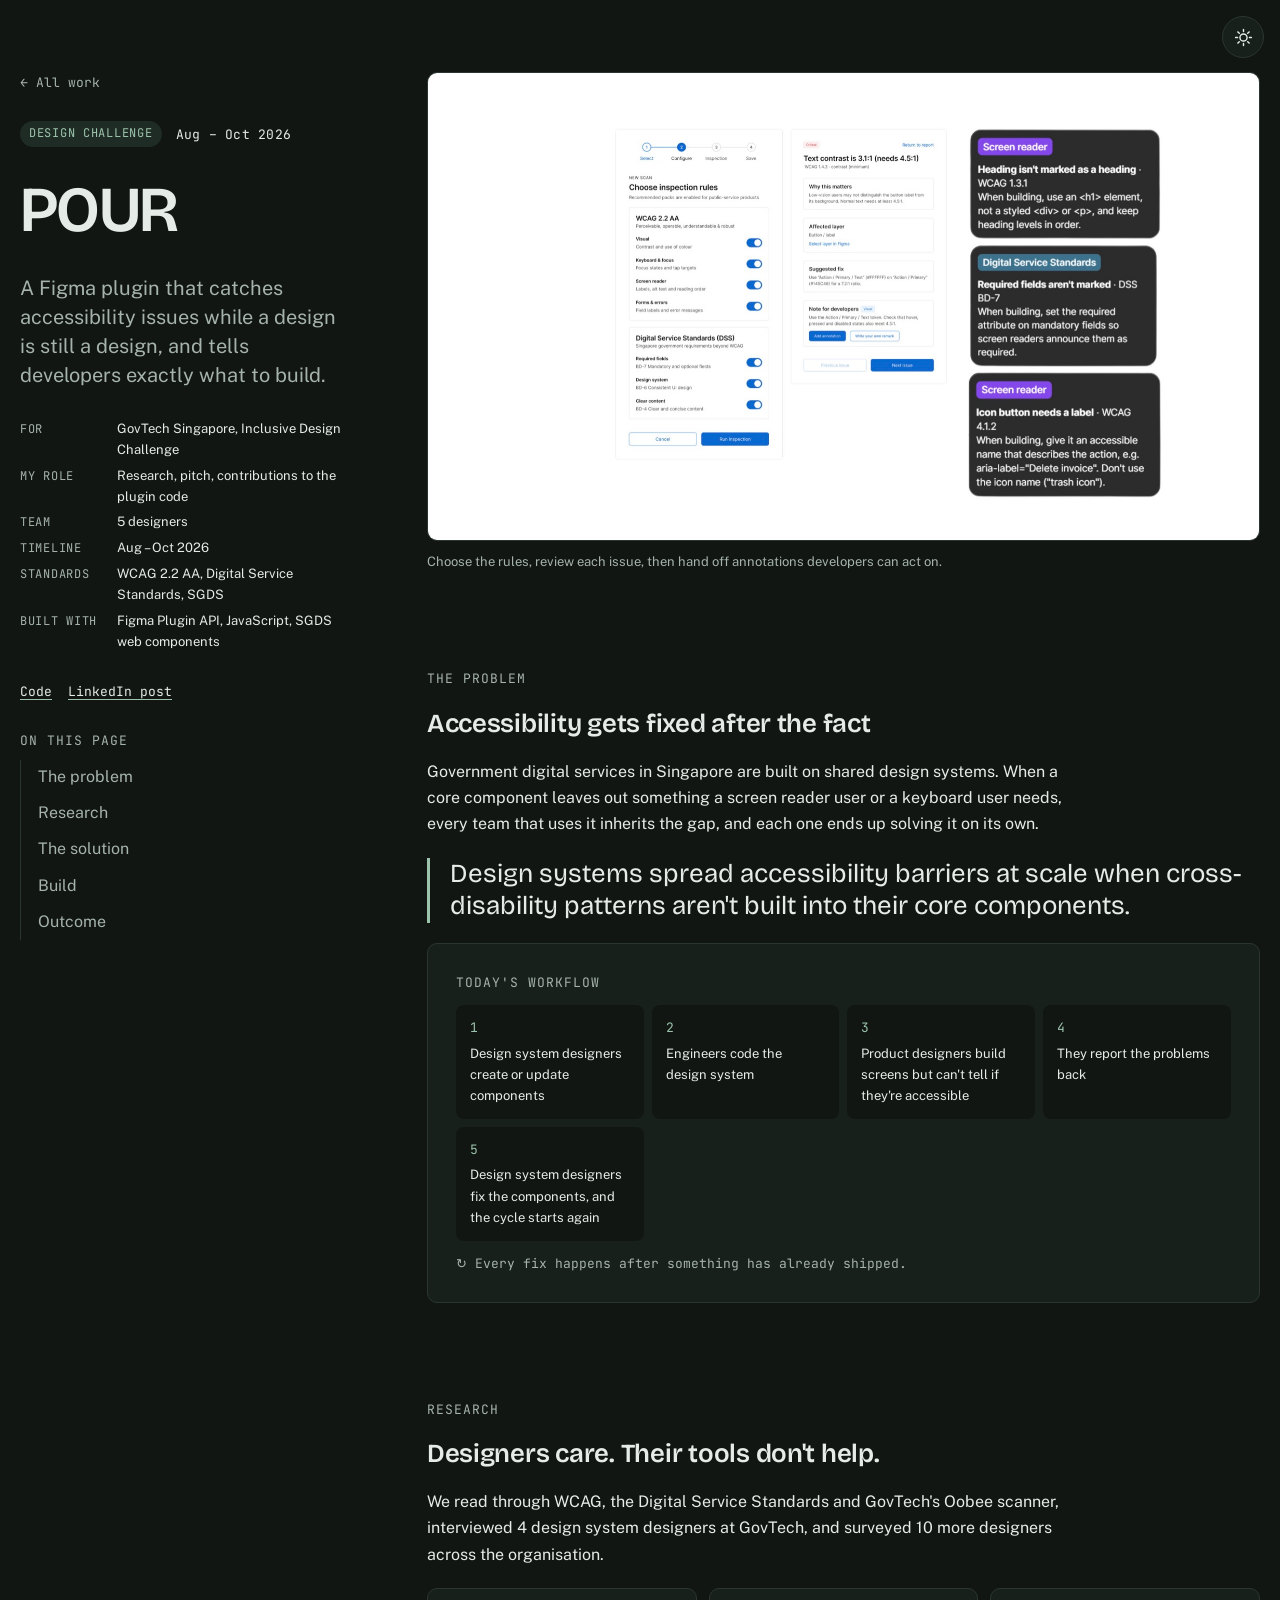
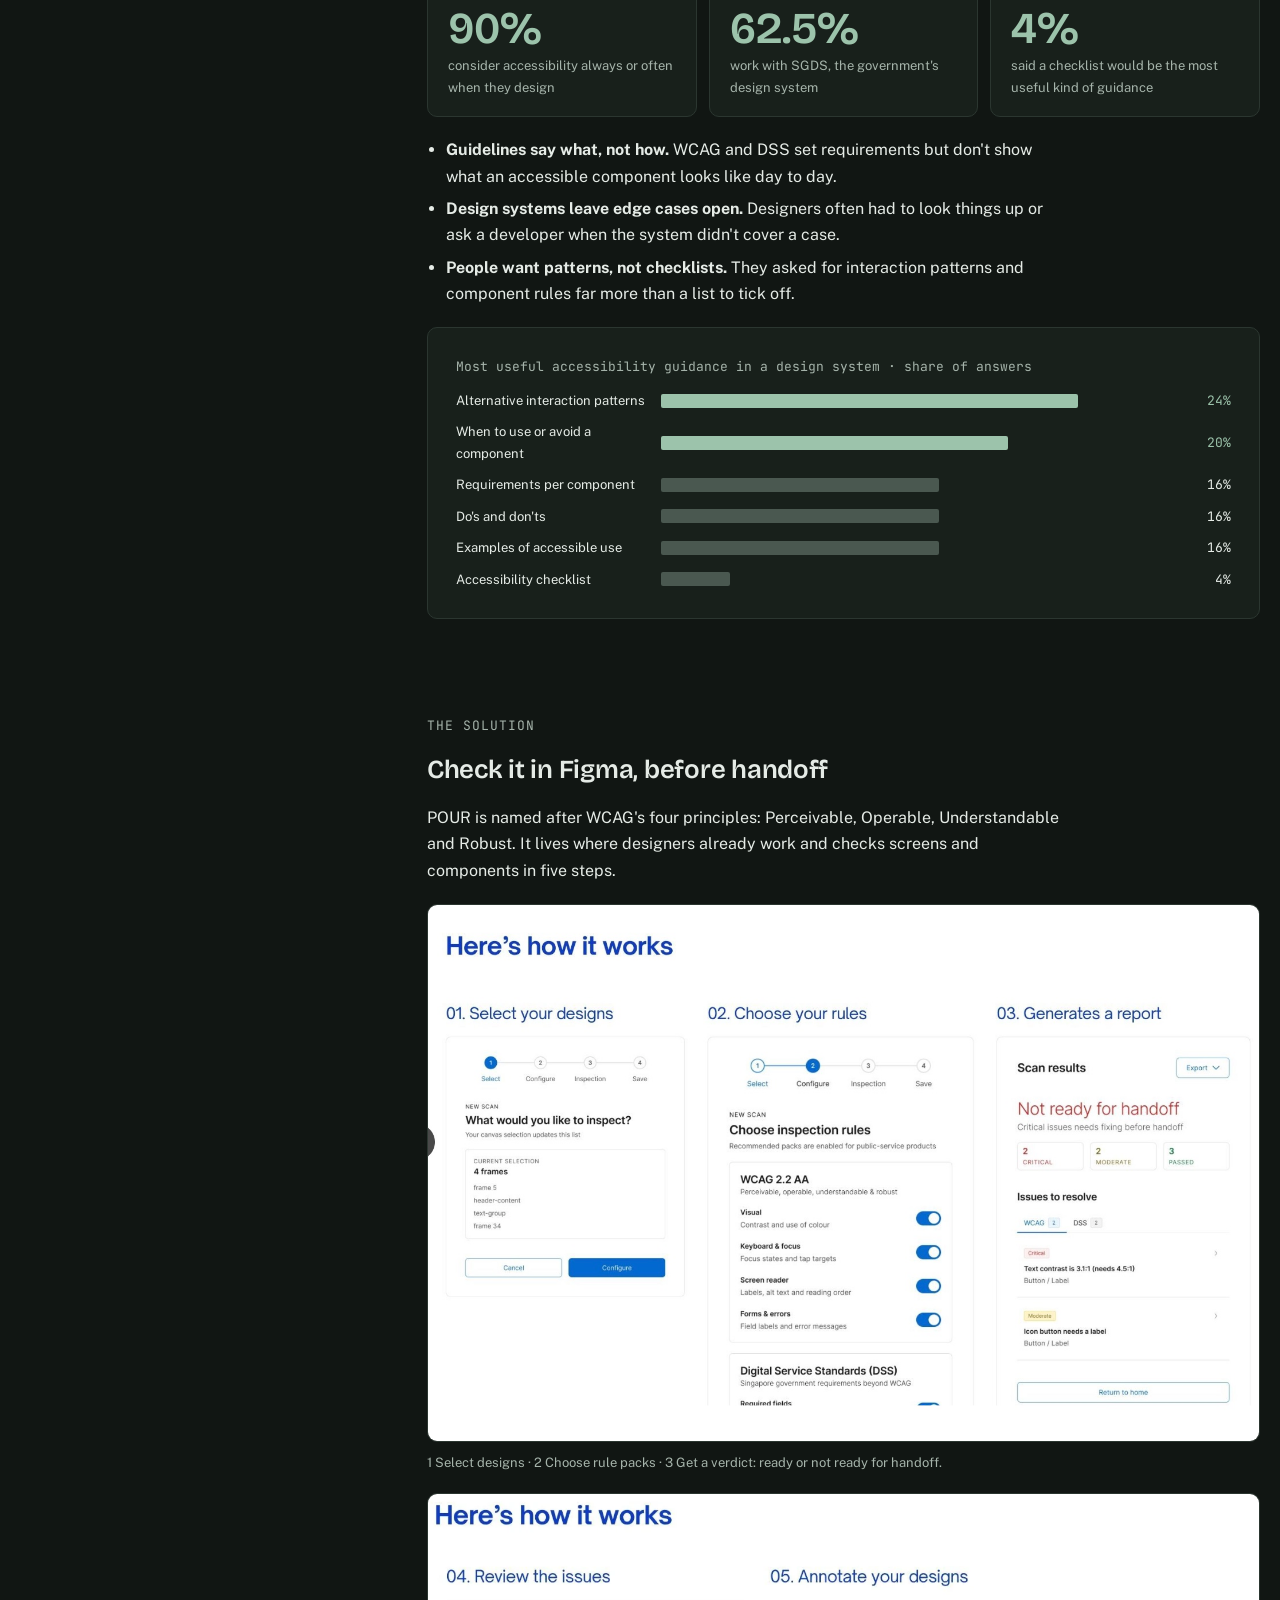
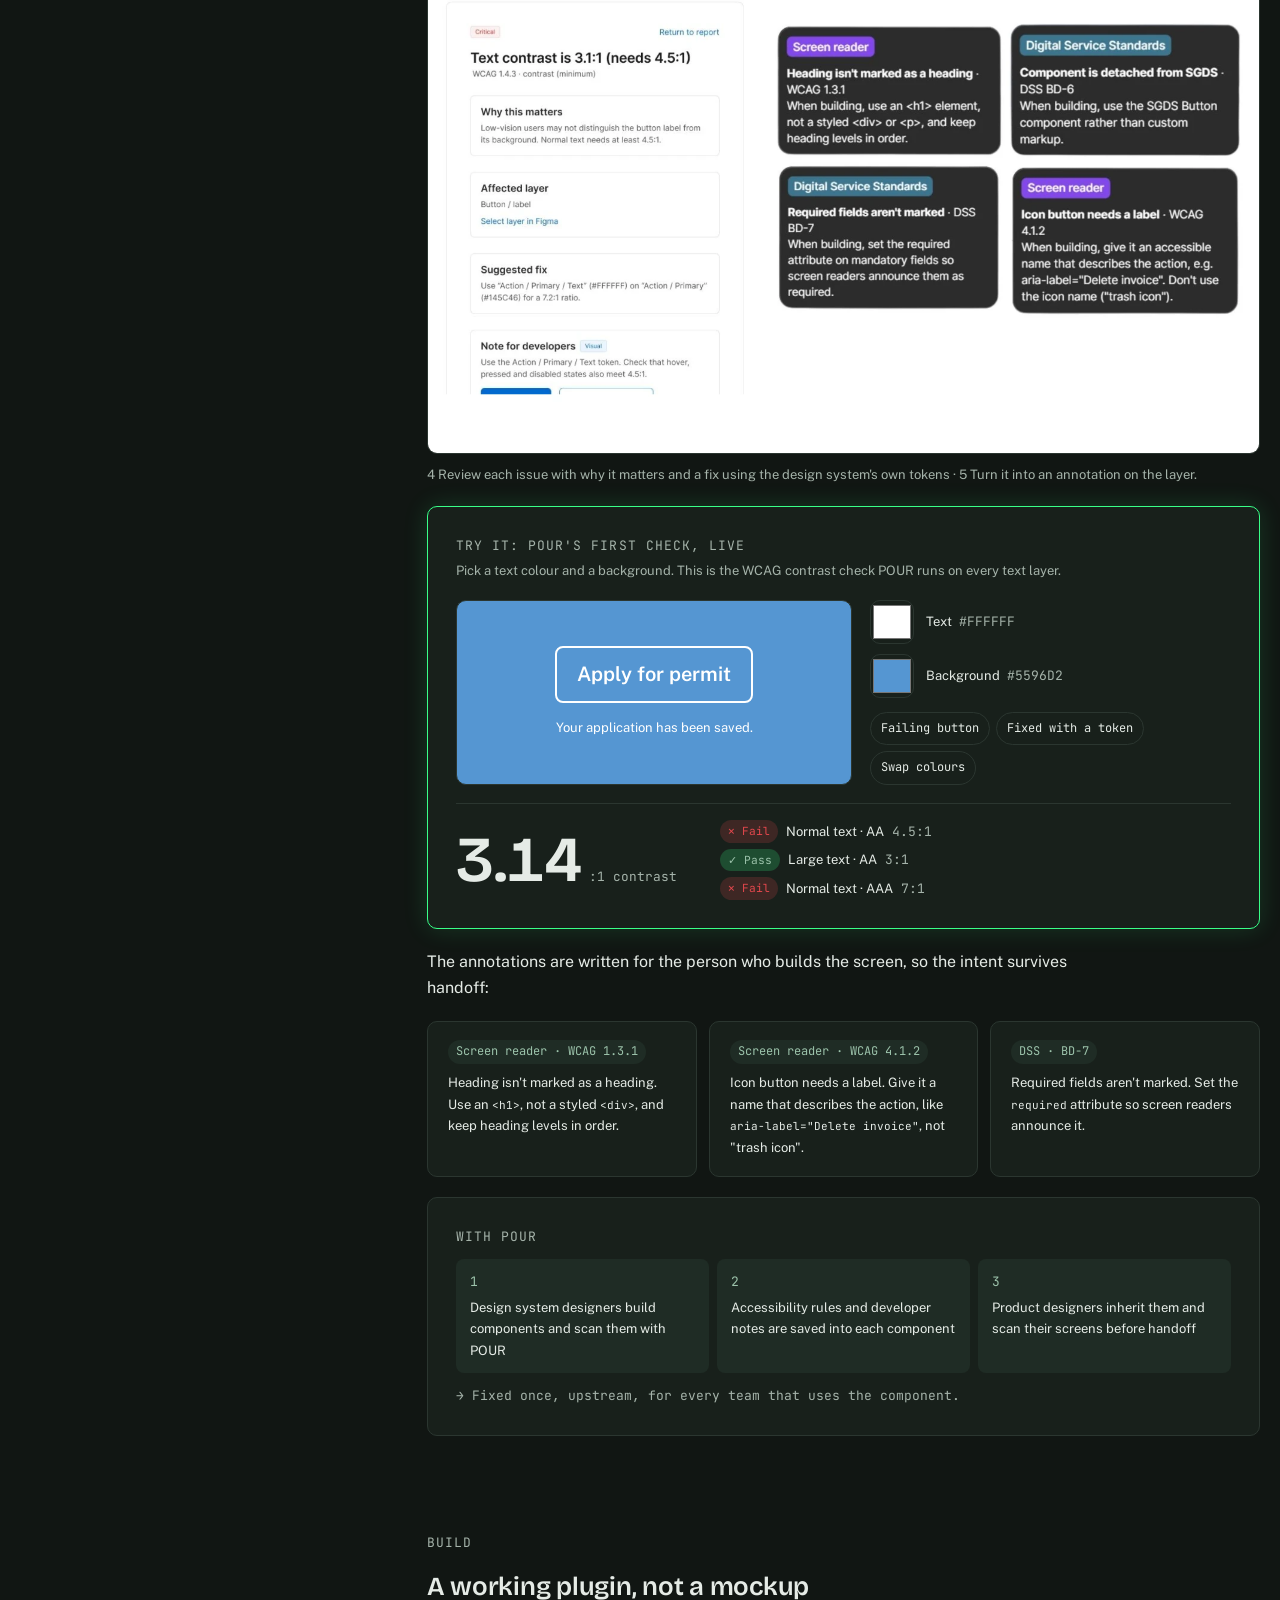
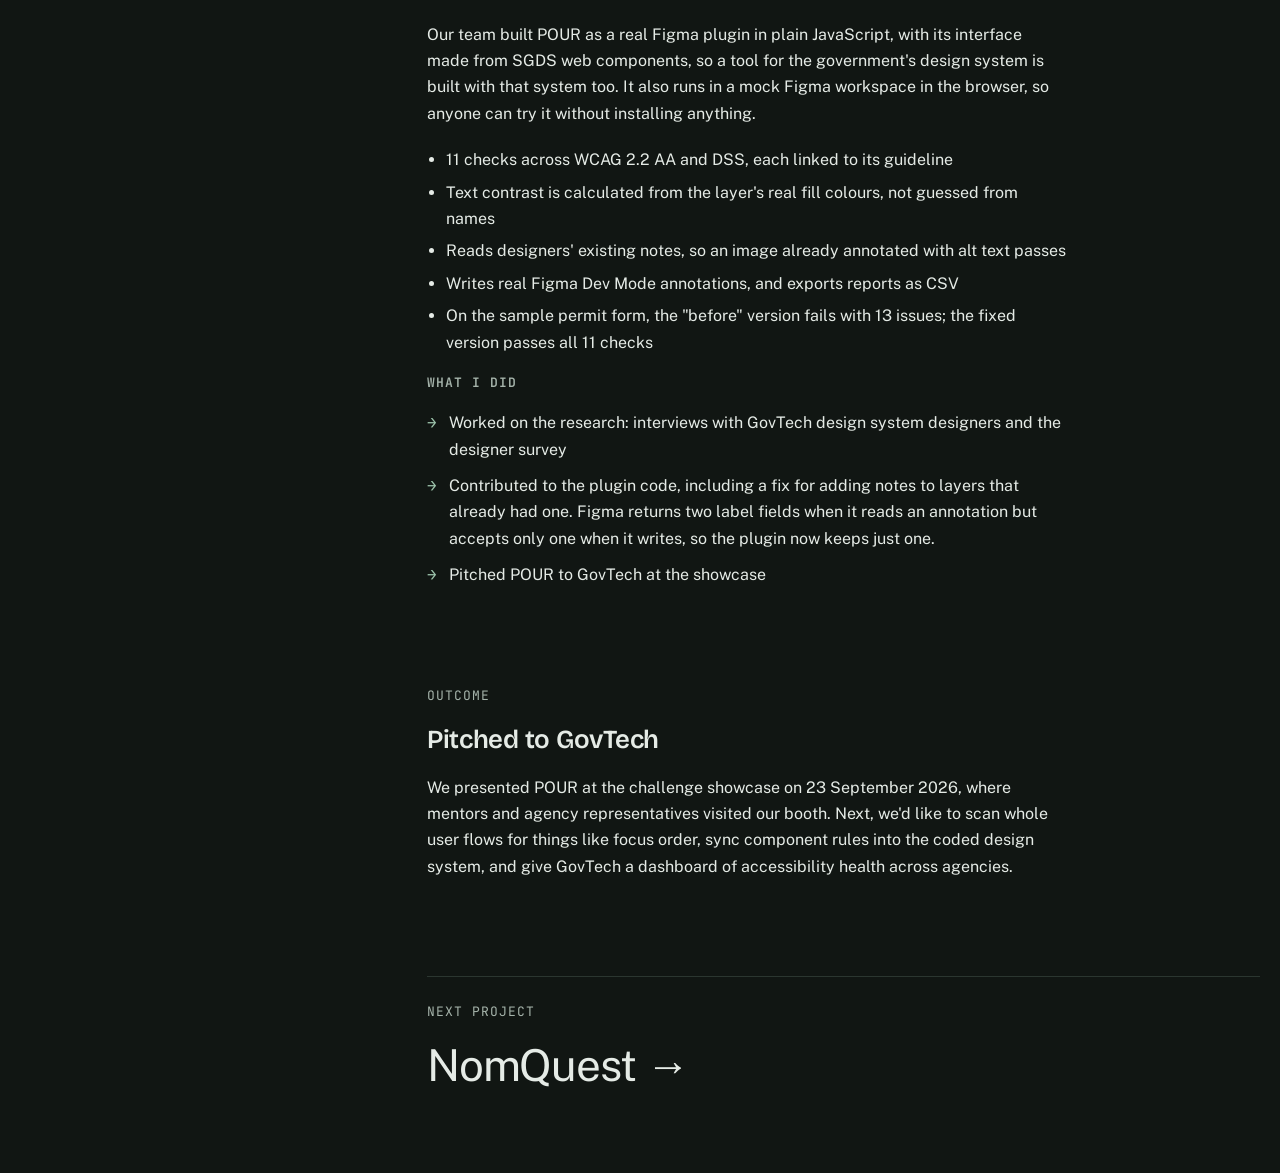
<file: work/pour/index.html>
<!doctype html>
<html lang="en">
<head>
<title>POUR · John Loh</title>
<meta charset="utf-8">
<meta name="viewport" content="width=device-width, initial-scale=1, viewport-fit=cover">
<meta name="claude:viewport-fit-sides" content="cover">
<link rel="icon" href="../../favicon.svg" type="image/svg+xml">
<meta name="description" content="POUR case study: a Figma plugin that checks designs for accessibility, built for GovTech Singapore's Inclusive Design Challenge.">
<script>(function(){var t=null;try{t=localStorage.getItem("theme")}catch(e){}document.documentElement.setAttribute("data-theme",t==="light"?"light":"dark")})()</script>
<link rel="preconnect" href="https://fonts.googleapis.com">
<link rel="preconnect" href="https://fonts.gstatic.com" crossorigin>
<link rel="stylesheet" href="https://fonts.googleapis.com/css2?family=Bricolage+Grotesque:opsz,wght@12..96,400;12..96,600&family=JetBrains+Mono:wght@400;500&family=Public+Sans:ital,wght@0,400;0,500;0,600;1,400&display=swap">
<link rel="stylesheet" href="../../css/style.css?v=20261022d">
</head>
<body>
<button class="theme-toggle" id="theme-toggle" type="button" aria-label="Switch theme"><svg class="icon-sun" viewBox="0 0 24 24" aria-hidden="true"><circle cx="12" cy="12" r="4.5"/><path d="M12 2v2.5M12 19.5V22M2 12h2.5M19.5 12H22M4.9 4.9l1.8 1.8M17.3 17.3l1.8 1.8M4.9 19.1l1.8-1.8M17.3 6.7l1.8-1.8"/></svg><svg class="icon-moon" viewBox="0 0 24 24" aria-hidden="true"><path d="M20 14.5A8.5 8.5 0 1 1 9.5 4a7 7 0 0 0 10.5 10.5z"/></svg></button>
<div class="shell">

  <aside class="rail" aria-label="Project facts">
    <a class="back" href="../../index.html#work">← All work</a>
    <div class="project-meta"><span class="chip">Design challenge</span><span class="mono">Aug – Oct 2026</span></div>
    <h1 class="cs-title">POUR</h1>
    <p class="cs-summary">A Figma plugin that catches accessibility issues while a design is still a design, and tells developers exactly what to build.</p>
    <dl class="spec">
      <dt>For</dt><dd>GovTech Singapore, Inclusive Design Challenge</dd>
      <dt>My role</dt><dd>Research, pitch, contributions to the plugin code</dd>
      <dt>Team</dt><dd>5 designers</dd>
      <dt>Timeline</dt><dd>Aug – Oct 2026</dd>
      <dt>Standards</dt><dd>WCAG 2.2 AA, Digital Service Standards, SGDS</dd>
      <dt>Built with</dt><dd>Figma Plugin API, JavaScript, SGDS web components</dd>
    </dl>
    <div class="links">
      <a href="https://github.com/xinensleeping/dai_girlies_idc">Code</a>
      <a href="https://lnkd.in/p/gNmiYivu">LinkedIn post</a>
    </div>
  </aside>

  <main class="cs-body">

    <figure class="shot">
      <img src="../../images/pour/hero-plugin-overview.jpg" alt="POUR in three panels: choosing WCAG and DSS rule packs, an issue with its suggested fix and developer note, and developer annotations on the canvas">
      <figcaption>Choose the rules, review each issue, then hand off annotations developers can act on.</figcaption>
    </figure>

    <section class="cs-section" aria-labelledby="problem">
      <p class="eyebrow">The problem</p>
      <h2 id="problem">Accessibility gets fixed after the fact</h2>
      <p>Government digital services in Singapore are built on shared design systems. When a core component leaves out something a screen reader user or a keyboard user needs, every team that uses it inherits the gap, and each one ends up solving it on its own.</p>
      <p class="hmw">Design systems spread accessibility barriers at scale when cross-disability patterns aren't built into their core components.</p>
      <div class="loop" aria-label="The current workflow, which loops">
        <p class="eyebrow">Today's workflow</p>
        <ol class="loop-steps">
          <li>Design system designers create or update components</li>
          <li>Engineers code the design system</li>
          <li>Product designers build screens but can't tell if they're accessible</li>
          <li>They report the problems back</li>
          <li>Design system designers fix the components, and the cycle starts again</li>
        </ol>
        <p class="loop-note">↻ Every fix happens after something has already shipped.</p>
      </div>
    </section>

    <section class="cs-section" aria-labelledby="research">
      <p class="eyebrow">Research</p>
      <h2 id="research">Designers care. Their tools don't help.</h2>
      <p>We read through WCAG, the Digital Service Standards and GovTech's Oobee scanner, interviewed 4 design system designers at GovTech, and surveyed 10 more designers across the organisation.</p>
      <div class="stats">
        <div class="stat"><b>90%</b><span>consider accessibility always or often when they design</span></div>
        <div class="stat"><b>62.5%</b><span>work with SGDS, the government's design system</span></div>
        <div class="stat"><b>4%</b><span>said a checklist would be the most useful kind of guidance</span></div>
      </div>
      <ul>
        <li><strong>Guidelines say what, not how.</strong> WCAG and DSS set requirements but don't show what an accessible component looks like day to day.</li>
        <li><strong>Design systems leave edge cases open.</strong> Designers often had to look things up or ask a developer when the system didn't cover a case.</li>
        <li><strong>People want patterns, not checklists.</strong> They asked for interaction patterns and component rules far more than a list to tick off.</li>
      </ul>
      <div class="hchart" role="img" aria-label="Survey: most useful accessibility guidance. Alternative interaction patterns 24%, when to use or avoid a component 20%, requirements per component 16%, do's and don'ts 16%, examples of accessible use 16%, accessibility checklist 4%.">
        <p class="chart-title">Most useful accessibility guidance in a design system · share of answers</p>
        <div class="chart-rows">
          <div class="chart-row top"><span class="label">Alternative interaction patterns</span><span class="bars"><span class="bar bar--us" style="width:80%"></span></span><span class="gap">24%</span></div>
          <div class="chart-row top"><span class="label">When to use or avoid a component</span><span class="bars"><span class="bar bar--us" style="width:66.7%"></span></span><span class="gap">20%</span></div>
          <div class="chart-row"><span class="label">Requirements per component</span><span class="bars"><span class="bar bar--them" style="width:53.3%"></span></span><span class="gap">16%</span></div>
          <div class="chart-row"><span class="label">Do's and don'ts</span><span class="bars"><span class="bar bar--them" style="width:53.3%"></span></span><span class="gap">16%</span></div>
          <div class="chart-row"><span class="label">Examples of accessible use</span><span class="bars"><span class="bar bar--them" style="width:53.3%"></span></span><span class="gap">16%</span></div>
          <div class="chart-row"><span class="label">Accessibility checklist</span><span class="bars"><span class="bar bar--them" style="width:13.3%"></span></span><span class="gap">4%</span></div>
        </div>
      </div>
    </section>

    <section class="cs-section" aria-labelledby="solution">
      <p class="eyebrow">The solution</p>
      <h2 id="solution">Check it in Figma, before handoff</h2>
      <p>POUR is named after WCAG's four principles: Perceivable, Operable, Understandable and Robust. It lives where designers already work and checks screens and components in five steps.</p>
      <figure class="shot">
        <img src="../../images/pour/how-it-works-1-3.jpg" alt="Steps 1 to 3: select frames to inspect, switch WCAG and DSS rule packs on or off, and get a report that says not ready for handoff with 2 critical, 2 moderate and 3 passed" loading="lazy">
        <figcaption>1 Select designs · 2 Choose rule packs · 3 Get a verdict: ready or not ready for handoff.</figcaption>
      </figure>
      <figure class="shot">
        <img src="../../images/pour/how-it-works-4-5.webp" alt="Steps 4 and 5: an issue explaining a 3.1 to 1 contrast failure with a suggested token fix, and dark annotation cards with notes for developers" loading="lazy">
        <figcaption>4 Review each issue with why it matters and a fix using the design system's own tokens · 5 Turn it into an annotation on the layer.</figcaption>
      </figure>
      <div class="contrast-demo" data-contrast>
        <div class="cd-head">
          <p class="eyebrow">Try it: POUR's first check, live</p>
          <p class="cd-intro">Pick a text colour and a background. This is the WCAG contrast check POUR runs on every text layer.</p>
        </div>
        <div class="cd-body">
          <div class="cd-preview" aria-hidden="true">
            <span class="cd-button">Apply for permit</span>
            <span class="cd-small">Your application has been saved.</span>
          </div>
          <div class="cd-controls">
            <label class="cd-field" for="cd-fg"><input type="color" id="cd-fg" value="#ffffff"><span>Text <code id="cd-fg-hex">#FFFFFF</code></span></label>
            <label class="cd-field" for="cd-bg"><input type="color" id="cd-bg" value="#5596d2"><span>Background <code id="cd-bg-hex">#5596D2</code></span></label>
            <div class="cd-presets">
              <button type="button" data-fg="#ffffff" data-bg="#5596d2">Failing button</button>
              <button type="button" data-fg="#ffffff" data-bg="#145c46">Fixed with a token</button>
              <button type="button" class="cd-swap">Swap colours</button>
            </div>
          </div>
        </div>
        <div class="cd-result" aria-live="polite">
          <p class="cd-ratio"><span id="cd-ratio">3.2</span><small>:1 contrast</small></p>
          <ul class="cd-checks">
            <li data-min="4.5">Normal text · AA <b>4.5:1</b></li>
            <li data-min="3">Large text · AA <b>3:1</b></li>
            <li data-min="7">Normal text · AAA <b>7:1</b></li>
          </ul>
        </div>
      </div>
      <p>The annotations are written for the person who builds the screen, so the intent survives handoff:</p>
      <div class="notes">
        <div class="note"><span class="tag">Screen reader · WCAG 1.3.1</span><p>Heading isn't marked as a heading. Use an <code>&lt;h1&gt;</code>, not a styled <code>&lt;div&gt;</code>, and keep heading levels in order.</p></div>
        <div class="note"><span class="tag">Screen reader · WCAG 4.1.2</span><p>Icon button needs a label. Give it a name that describes the action, like <code>aria-label="Delete invoice"</code>, not "trash icon".</p></div>
        <div class="note"><span class="tag">DSS · BD-7</span><p>Required fields aren't marked. Set the <code>required</code> attribute so screen readers announce it.</p></div>
      </div>
      <div class="loop loop--after" aria-label="The workflow with POUR, which moves forward">
        <p class="eyebrow">With POUR</p>
        <ol class="loop-steps">
          <li>Design system designers build components and scan them with POUR</li>
          <li>Accessibility rules and developer notes are saved into each component</li>
          <li>Product designers inherit them and scan their screens before handoff</li>
        </ol>
        <p class="loop-note">→ Fixed once, upstream, for every team that uses the component.</p>
      </div>
    </section>

    <section class="cs-section" aria-labelledby="build">
      <p class="eyebrow">Build</p>
      <h2 id="build">A working plugin, not a mockup</h2>
      <p>Our team built POUR as a real Figma plugin in plain JavaScript, with its interface made from SGDS web components, so a tool for the government's design system is built with that system too. It also runs in a mock Figma workspace in the browser, so anyone can try it without installing anything.</p>
      <ul>
        <li>11 checks across WCAG 2.2 AA and DSS, each linked to its guideline</li>
        <li>Text contrast is calculated from the layer's real fill colours, not guessed from names</li>
        <li>Reads designers' existing notes, so an image already annotated with alt text passes</li>
        <li>Writes real Figma Dev Mode annotations, and exports reports as CSV</li>
        <li>On the sample permit form, the "before" version fails with 13 issues; the fixed version passes all 11 checks</li>
      </ul>
      <h3 class="eyebrow">What I did</h3>
      <ul class="mine">
        <li>Worked on the research: interviews with GovTech design system designers and the designer survey</li>
        <li>Contributed to the plugin code, including a fix for adding notes to layers that already had one. Figma returns two label fields when it reads an annotation but accepts only one when it writes, so the plugin now keeps just one.</li>
        <li>Pitched POUR to GovTech at the showcase</li>
      </ul>
    </section>

    <section class="cs-section" aria-labelledby="outcome">
      <p class="eyebrow">Outcome</p>
      <h2 id="outcome">Pitched to GovTech</h2>
      <p>We presented POUR at the challenge showcase on 23 September 2026, where mentors and agency representatives visited our booth. Next, we'd like to scan whole user flows for things like focus order, sync component rules into the coded design system, and give GovTech a dashboard of accessibility health across agencies.</p>
    </section>

    <a class="next" href="../nomquest/index.html">
      <span class="eyebrow">Next project</span>
      <span class="cs-title">NomQuest →</span>
    </a>
  </main>
</div>
<script src="../../js/theme.js?v=20261022d"></script>
<script src="../../js/case.js?v=20261022d"></script>
</body>
</html>
</file>
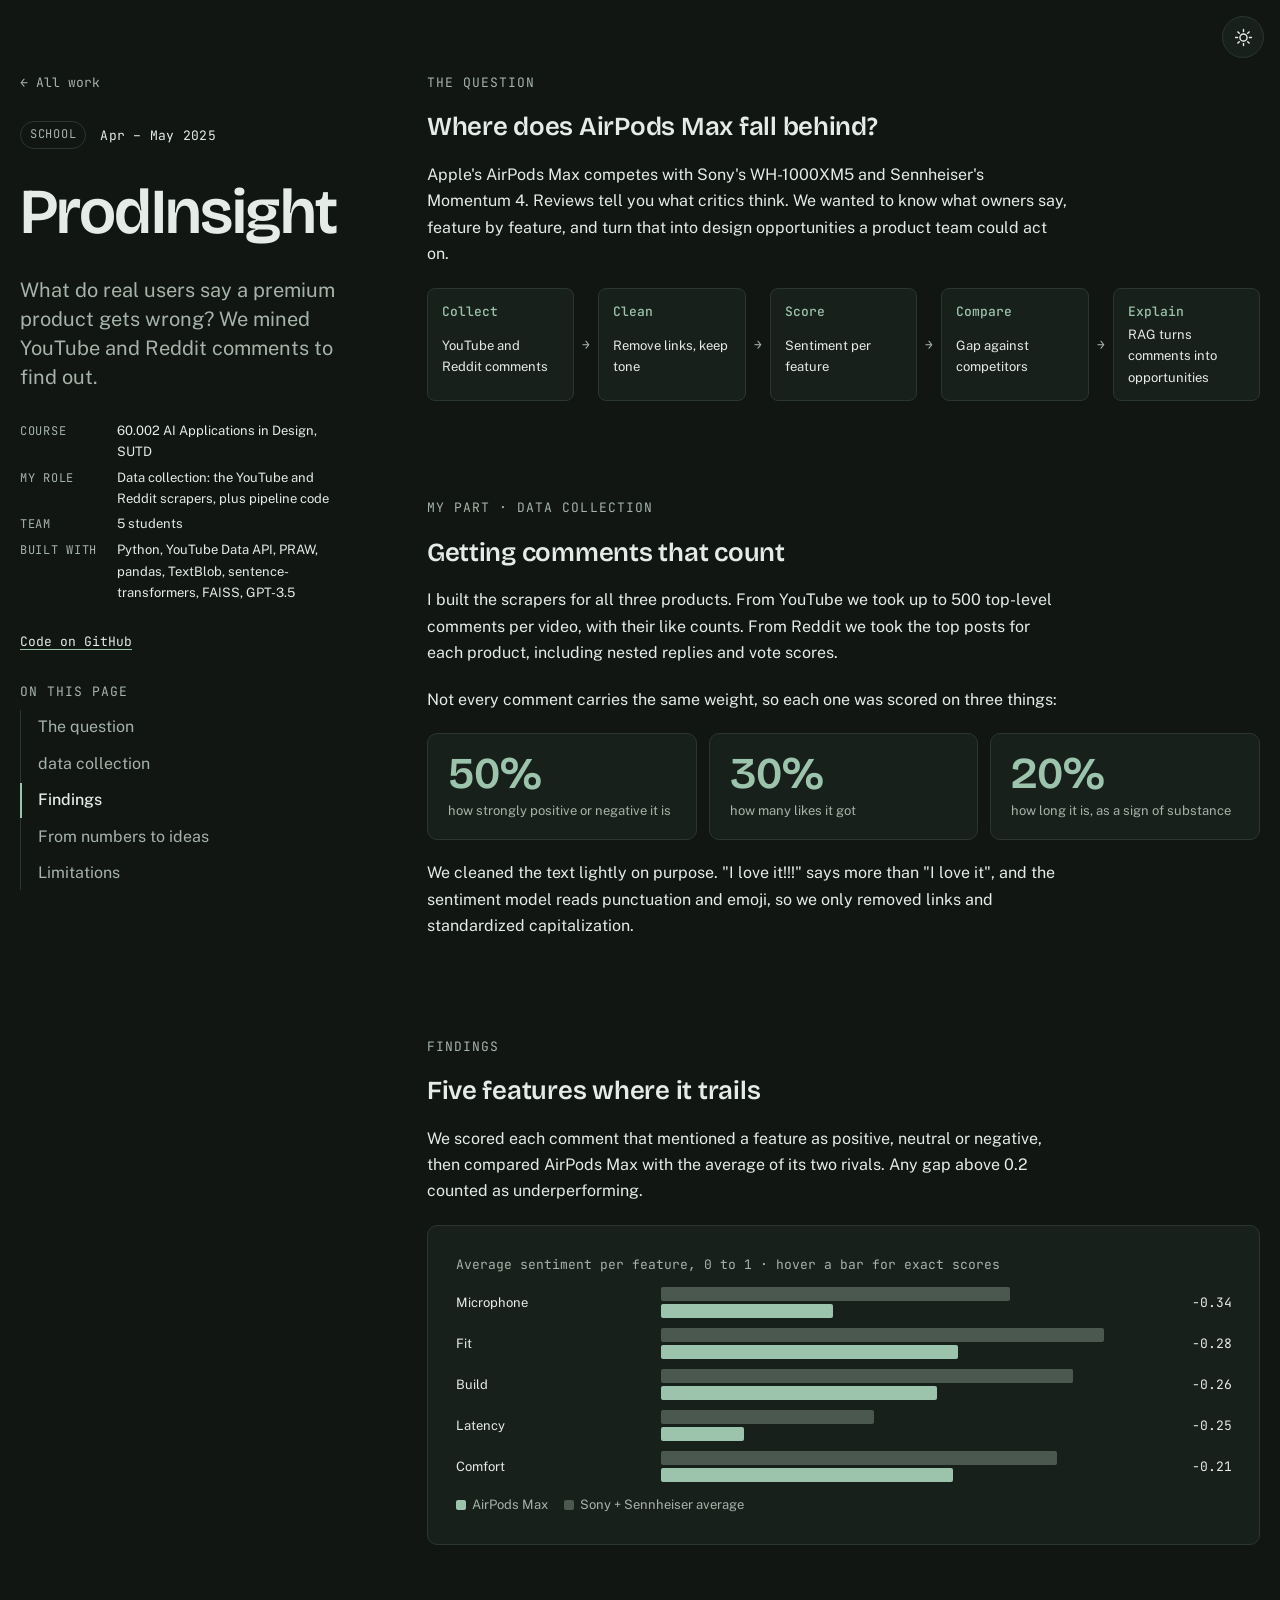
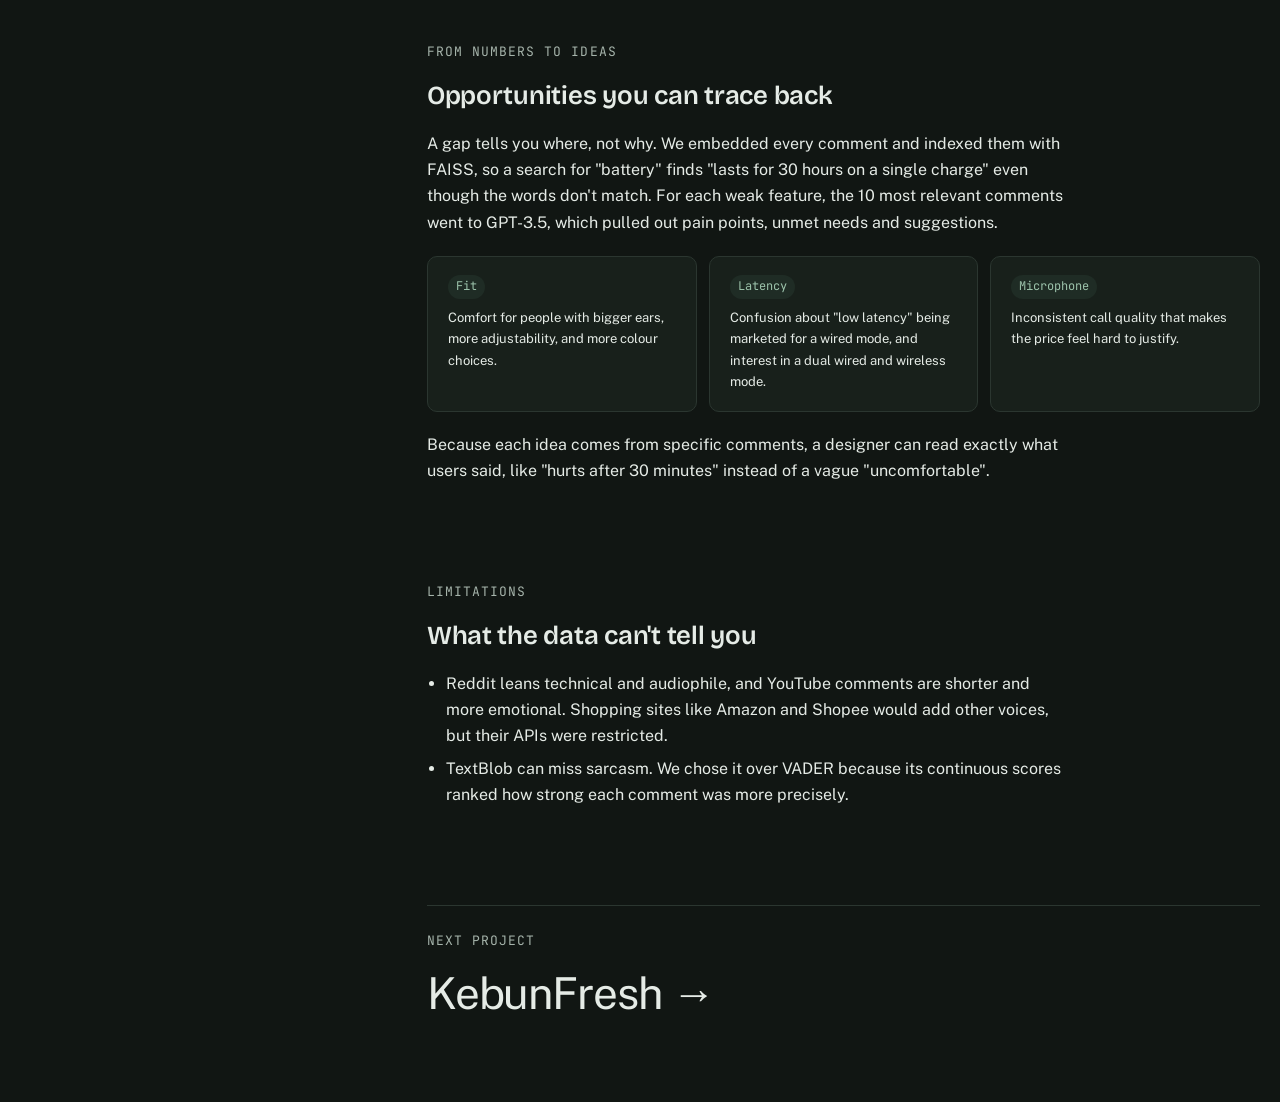
<file: work/prodinsight/index.html>
<!doctype html>
<html lang="en">
<head>
<title>ProdInsight · John Loh</title>
<meta charset="utf-8">
<meta name="viewport" content="width=device-width, initial-scale=1, viewport-fit=cover">
<meta name="claude:viewport-fit-sides" content="cover">
<link rel="icon" href="../../favicon.svg" type="image/svg+xml">
<meta name="description" content="ProdInsight: mining YouTube and Reddit comments to benchmark AirPods Max against Sony and Sennheiser.">
<script>(function(){var t=null;try{t=localStorage.getItem("theme")}catch(e){}document.documentElement.setAttribute("data-theme",t==="light"?"light":"dark")})()</script>
<link rel="preconnect" href="https://fonts.googleapis.com">
<link rel="preconnect" href="https://fonts.gstatic.com" crossorigin>
<link rel="stylesheet" href="https://fonts.googleapis.com/css2?family=Bricolage+Grotesque:opsz,wght@12..96,400;12..96,600&family=JetBrains+Mono:wght@400;500&family=Public+Sans:ital,wght@0,400;0,500;0,600;1,400&display=swap">
<link rel="stylesheet" href="../../css/style.css?v=20261022d">
</head>
<body>
<button class="theme-toggle" id="theme-toggle" type="button" aria-label="Switch theme"><svg class="icon-sun" viewBox="0 0 24 24" aria-hidden="true"><circle cx="12" cy="12" r="4.5"/><path d="M12 2v2.5M12 19.5V22M2 12h2.5M19.5 12H22M4.9 4.9l1.8 1.8M17.3 17.3l1.8 1.8M4.9 19.1l1.8-1.8M17.3 6.7l1.8-1.8"/></svg><svg class="icon-moon" viewBox="0 0 24 24" aria-hidden="true"><path d="M20 14.5A8.5 8.5 0 1 1 9.5 4a7 7 0 0 0 10.5 10.5z"/></svg></button>
<div class="shell">

  <aside class="rail" aria-label="Project facts">
    <a class="back" href="../../index.html#work">← All work</a>
    <div class="project-meta"><span class="chip chip--plain">School</span><span class="mono">Apr – May 2025</span></div>
    <h1 class="cs-title">ProdInsight</h1>
    <p class="cs-summary">What do real users say a premium product gets wrong? We mined YouTube and Reddit comments to find out.</p>
    <dl class="spec">
      <dt>Course</dt><dd>60.002 AI Applications in Design, SUTD</dd>
      <dt>My role</dt><dd>Data collection: the YouTube and Reddit scrapers, plus pipeline code</dd>
      <dt>Team</dt><dd>5 students</dd>
      <dt>Built with</dt><dd>Python, YouTube Data API, PRAW, pandas, TextBlob, sentence-transformers, FAISS, GPT-3.5</dd>
    </dl>
    <div class="links">
      <a href="https://github.com/7ohnloh/ProdInsight">Code on GitHub</a>
    </div>
  </aside>

  <main class="cs-body">

    <section class="cs-section" aria-labelledby="question">
      <p class="eyebrow">The question</p>
      <h2 id="question">Where does AirPods Max fall behind?</h2>
      <p>Apple's AirPods Max competes with Sony's WH-1000XM5 and Sennheiser's Momentum 4. Reviews tell you what critics think. We wanted to know what owners say, feature by feature, and turn that into design opportunities a product team could act on.</p>
      <div class="flow" aria-label="Pipeline">
        <div class="flow-step"><b>Collect</b>YouTube and Reddit comments</div>
        <span class="flow-arrow" aria-hidden="true">→</span>
        <div class="flow-step"><b>Clean</b>Remove links, keep tone</div>
        <span class="flow-arrow" aria-hidden="true">→</span>
        <div class="flow-step"><b>Score</b>Sentiment per feature</div>
        <span class="flow-arrow" aria-hidden="true">→</span>
        <div class="flow-step"><b>Compare</b>Gap against competitors</div>
        <span class="flow-arrow" aria-hidden="true">→</span>
        <div class="flow-step"><b>Explain</b>RAG turns comments into opportunities</div>
      </div>
    </section>

    <section class="cs-section" aria-labelledby="data">
      <p class="eyebrow">My part · data collection</p>
      <h2 id="data">Getting comments that count</h2>
      <p>I built the scrapers for all three products. From YouTube we took up to 500 top-level comments per video, with their like counts. From Reddit we took the top posts for each product, including nested replies and vote scores.</p>
      <p>Not every comment carries the same weight, so each one was scored on three things:</p>
      <div class="stats">
        <div class="stat"><b>50%</b><span>how strongly positive or negative it is</span></div>
        <div class="stat"><b>30%</b><span>how many likes it got</span></div>
        <div class="stat"><b>20%</b><span>how long it is, as a sign of substance</span></div>
      </div>
      <p>We cleaned the text lightly on purpose. "I love it!!!" says more than "I love it", and the sentiment model reads punctuation and emoji, so we only removed links and standardized capitalization.</p>
    </section>

    <section class="cs-section" aria-labelledby="gaps">
      <p class="eyebrow">Findings</p>
      <h2 id="gaps">Five features where it trails</h2>
      <p>We scored each comment that mentioned a feature as positive, neutral or negative, then compared AirPods Max with the average of its two rivals. Any gap above 0.2 counted as underperforming.</p>
      <div class="hchart" role="img" aria-label="AirPods Max against the Sony and Sennheiser average. Microphone 0.33 vs 0.67, fit 0.57 vs 0.85, build 0.53 vs 0.79, latency 0.16 vs 0.41, comfort 0.56 vs 0.76.">
        <p class="chart-title">Average sentiment per feature, 0 to 1 · hover a bar for exact scores</p>
        <div class="chart-rows">
          <div class="chart-row"><span class="label">Microphone</span><span class="bars"><span class="bar bar--them" style="width:67%" tabindex="0" data-tip="Competitor average 0.67 · Sony 0.47 · Sennheiser 0.88"></span><span class="bar bar--us" style="width:33%" tabindex="0" data-tip="AirPods Max 0.33"></span></span><span class="gap">−0.34</span></div>
          <div class="chart-row"><span class="label">Fit</span><span class="bars"><span class="bar bar--them" style="width:85%" tabindex="0" data-tip="Competitor average 0.85 · Sony 0.85 · Sennheiser 0.85"></span><span class="bar bar--us" style="width:57%" tabindex="0" data-tip="AirPods Max 0.57"></span></span><span class="gap">−0.28</span></div>
          <div class="chart-row"><span class="label">Build</span><span class="bars"><span class="bar bar--them" style="width:79%" tabindex="0" data-tip="Competitor average 0.79 · Sony 0.80 · Sennheiser 0.78"></span><span class="bar bar--us" style="width:53%" tabindex="0" data-tip="AirPods Max 0.53"></span></span><span class="gap">−0.26</span></div>
          <div class="chart-row"><span class="label">Latency</span><span class="bars"><span class="bar bar--them" style="width:41%" tabindex="0" data-tip="Competitor average 0.41 · Sony 0.32 · Sennheiser 0.50"></span><span class="bar bar--us" style="width:16%" tabindex="0" data-tip="AirPods Max 0.16"></span></span><span class="gap">−0.25</span></div>
          <div class="chart-row"><span class="label">Comfort</span><span class="bars"><span class="bar bar--them" style="width:76%" tabindex="0" data-tip="Competitor average 0.76 · Sony 0.74 · Sennheiser 0.78"></span><span class="bar bar--us" style="width:56%" tabindex="0" data-tip="AirPods Max 0.56"></span></span><span class="gap">−0.21</span></div>
        </div>
        <div class="legend"><span><i style="background:var(--sage)"></i>AirPods Max</span><span><i style="background:var(--bar-muted)"></i>Sony + Sennheiser average</span></div>
      </div>
    </section>

    <section class="cs-section" aria-labelledby="rag">
      <p class="eyebrow">From numbers to ideas</p>
      <h2 id="rag">Opportunities you can trace back</h2>
      <p>A gap tells you where, not why. We embedded every comment and indexed them with FAISS, so a search for "battery" finds "lasts for 30 hours on a single charge" even though the words don't match. For each weak feature, the 10 most relevant comments went to GPT-3.5, which pulled out pain points, unmet needs and suggestions.</p>
      <div class="notes">
        <div class="note"><span class="tag">Fit</span><p>Comfort for people with bigger ears, more adjustability, and more colour choices.</p></div>
        <div class="note"><span class="tag">Latency</span><p>Confusion about "low latency" being marketed for a wired mode, and interest in a dual wired and wireless mode.</p></div>
        <div class="note"><span class="tag">Microphone</span><p>Inconsistent call quality that makes the price feel hard to justify.</p></div>
      </div>
      <p>Because each idea comes from specific comments, a designer can read exactly what users said, like "hurts after 30 minutes" instead of a vague "uncomfortable".</p>
    </section>

    <section class="cs-section" aria-labelledby="limits">
      <p class="eyebrow">Limitations</p>
      <h2 id="limits">What the data can't tell you</h2>
      <ul>
        <li>Reddit leans technical and audiophile, and YouTube comments are shorter and more emotional. Shopping sites like Amazon and Shopee would add other voices, but their APIs were restricted.</li>
        <li>TextBlob can miss sarcasm. We chose it over VADER because its continuous scores ranked how strong each comment was more precisely.</li>
      </ul>
    </section>

    <a class="next" href="../kebunfresh/index.html">
      <span class="eyebrow">Next project</span>
      <span class="cs-title">KebunFresh →</span>
    </a>
  </main>
</div>
<script src="../../js/theme.js?v=20261022d"></script>
<script src="../../js/case.js?v=20261022d"></script>
</body>
</html>
</file>
<file: css/style.css>
/* Workbench layout: a fixed left rail (who, where to go, how to reach me) beside a scrolling bench of projects. */
:root {
  --paper: #f4f6f2;
  --panel: #ffffff;
  --ink: #18201b;
  --ink-soft: #4d5a52;
  --line: #d9e0da;
  --sage: #4f7560;
  --sage-wash: #e3ece5;
  --bar-muted: #b9c4bc;
  --neon: #12c862;

  --font-display: "Bricolage Grotesque", "Avenir Next", "Segoe UI", system-ui, sans-serif;
  --font-body: "Public Sans", "Helvetica Neue", Arial, system-ui, sans-serif;
  --font-mono: "JetBrains Mono", ui-monospace, "SF Mono", Menlo, monospace;

  --step--1: 0.8125rem;
  --step-0: 1rem;
  --step-1: 1.25rem;
  --step-2: 1.625rem;
  --step-3: clamp(2rem, 1.4rem + 2.2vw, 2.75rem);
  --step-4: clamp(2.5rem, 1.6rem + 3.6vw, 4rem);
  --radius: 10px;
}
@media (prefers-color-scheme: dark) {
  :root:not([data-theme="light"]) {
    --paper: #111613; --panel: #18201b; --ink: #e5ebe6; --ink-soft: #a5b3aa;
    --line: #2b3630; --sage: #9cc3ab; --sage-wash: #1f2c25; --bar-muted: #4a5850; --neon: #39ff88;
    color-scheme: dark;
  }
}
:root[data-theme="dark"] {
  --paper: #111613; --panel: #18201b; --ink: #e5ebe6; --ink-soft: #a5b3aa;
  --line: #2b3630; --sage: #9cc3ab; --sage-wash: #1f2c25; --bar-muted: #4a5850; --neon: #39ff88;
  color-scheme: dark;
}

*, *::before, *::after { box-sizing: border-box; }
[hidden] { display: none !important; }
html { scroll-behavior: smooth; }
@media (prefers-reduced-motion: reduce) { html { scroll-behavior: auto; } }
body {
  margin: 0;
  background: var(--paper);
  color: var(--ink);
  font-family: var(--font-body);
  font-size: var(--step-0);
  line-height: 1.65;
  padding-left: max(16px, env(safe-area-inset-left, 0px));
  padding-right: max(16px, env(safe-area-inset-right, 0px));
  -webkit-font-smoothing: antialiased;
}
img { max-width: 100%; display: block; }
a { color: inherit; text-decoration-color: var(--sage); text-underline-offset: 3px; }
a:hover { color: var(--sage); }
:focus-visible { outline: 2px solid var(--sage); outline-offset: 3px; border-radius: 4px; }
h1, h2, h3 { font-family: var(--font-display); font-weight: 600; line-height: 1.1; text-wrap: balance; margin: 0; letter-spacing: -0.01em; }
p { margin: 0; }
.mono { font-family: var(--font-mono); font-size: var(--step--1); letter-spacing: 0.02em; }
.eyebrow { font-family: var(--font-mono); font-size: var(--step--1); text-transform: uppercase; letter-spacing: 0.08em; color: var(--ink-soft); }

/* ---------- shell ---------- */
.shell {
  max-width: 1240px;
  margin: 0 auto;
  padding-block: clamp(32px, 6vw, 72px);
  display: grid;
  grid-template-columns: minmax(250px, 330px) minmax(0, 1fr);
  gap: clamp(32px, 6vw, 88px);
  align-items: start;
}
.rail {
  position: sticky;
  top: calc(env(safe-area-inset-top, 0px) + clamp(32px, 6vw, 72px));
  display: flex;
  flex-direction: column;
  gap: 28px;
}
.rail-name { font-size: var(--step-1); }
.rail-name span { display: block; font-family: var(--font-mono); font-size: var(--step--1); font-weight: 400; color: var(--ink-soft); letter-spacing: 0.02em; margin-top: 4px; }
.rail-lede { font-family: var(--font-display); font-size: var(--step-3); font-weight: 600; line-height: 1.05; letter-spacing: -0.02em; text-wrap: balance; }
.rail-lede em { font-style: normal; color: var(--sage); }
.rail-intro { color: var(--ink-soft); max-width: 34ch; }
.status { display: flex; align-items: center; gap: 10px; color: var(--ink-soft); }
.status::before { content: ""; width: 8px; height: 8px; border-radius: 50%; background: var(--sage); box-shadow: 0 0 0 4px var(--sage-wash); flex: none; }

.toc { display: flex; flex-direction: column; gap: 2px; border-left: 1px solid var(--line); }
.toc a { text-decoration: none; padding: 4px 0 4px 16px; margin-left: -1px; border-left: 2px solid transparent; color: var(--ink-soft); display: flex; justify-content: space-between; gap: 12px; }
.toc a .mono { color: var(--ink-soft); }
.toc a[aria-current="true"] { color: var(--ink); border-left-color: var(--sage); font-weight: 500; }

.links { display: flex; flex-wrap: wrap; gap: 8px 16px; font-size: var(--step--1); }
.links a { font-family: var(--font-mono); }

/* ---------- bench (right column) ---------- */
.bench { display: flex; flex-direction: column; gap: clamp(64px, 9vw, 112px); min-width: 0; }
.section-head { display: flex; align-items: baseline; justify-content: space-between; gap: 16px; padding-bottom: 14px; border-bottom: 1px solid var(--line); margin-bottom: 32px; }
.section-head h2 { font-size: var(--step-2); }

.projects { display: flex; flex-direction: column; gap: clamp(48px, 7vw, 80px); }
.project { display: grid; gap: 18px; }
.project-link { text-decoration: none; color: inherit; display: grid; gap: 18px; }
.cover {
  aspect-ratio: 16 / 10;
  max-width: 100%;
  border-radius: var(--radius);
  overflow: hidden;
  background: var(--sage-wash);
  border: 1px solid var(--line);
}
.cover img { width: 100%; height: 100%; object-fit: cover; transition: transform 0.5s ease; }
.project-link:hover .cover img { transform: scale(1.02); }
@media (prefers-reduced-motion: reduce) { .cover img { transition: none; } .project-link:hover .cover img { transform: none; } }

.cover--phones { display: flex; align-items: flex-end; justify-content: center; gap: 4%; padding: 6% 8% 0; }
.cover--phones img { width: 27%; height: auto; border-radius: 14px 14px 0 0; border: 1px solid var(--line); border-bottom: 0; object-fit: contain; }
.cover--phones img:nth-child(2) { width: 30%; }
.cover--shot { display: grid; place-items: center; padding: 5%; }
.cover--shot img { width: 100%; height: 100%; object-fit: contain; border-radius: 6px; }

.cover--chart { display: flex; flex-direction: column; justify-content: center; gap: 14px; padding: clamp(18px, 5%, 40px); background: var(--panel); }
.chart-title { font-family: var(--font-mono); font-size: var(--step--1); color: var(--ink-soft); }
.chart-rows { display: grid; gap: 10px; }
.chart-row { display: grid; grid-template-columns: 6.5em minmax(0, 1fr) 3.5em; align-items: center; gap: 10px; font-size: var(--step--1); }
.chart-row .label { font-family: var(--font-mono); }
.chart-row .gap { font-family: var(--font-mono); text-align: right; color: var(--sage); font-variant-numeric: tabular-nums; }
.bars { display: grid; gap: 3px; }
.bar { height: 9px; border-radius: 2px; }
.bar--them { background: var(--bar-muted); }
.bar--us { background: var(--sage); }
.legend { display: flex; flex-wrap: wrap; gap: 6px 16px; font-size: var(--step--1); color: var(--ink-soft); }
.legend span { display: inline-flex; align-items: center; gap: 6px; }
.legend i { width: 10px; height: 10px; border-radius: 2px; display: inline-block; }

.project-meta { display: flex; flex-wrap: wrap; align-items: center; gap: 8px 14px; }
.chip { font-family: var(--font-mono); font-size: 0.75rem; text-transform: uppercase; letter-spacing: 0.06em; padding: 3px 9px; border-radius: 999px; background: var(--sage-wash); color: var(--sage); }
.chip--plain { background: transparent; border: 1px solid var(--line); color: var(--ink-soft); }
.project h3 { font-size: var(--step-3); }
.project-summary { font-size: var(--step-1); line-height: 1.45; max-width: 38ch; color: var(--ink); }
.spec { display: grid; grid-template-columns: max-content minmax(0, 1fr); gap: 4px 20px; margin: 0; font-size: var(--step--1); max-width: 60ch; }
.spec dt { font-family: var(--font-mono); color: var(--ink-soft); text-transform: uppercase; letter-spacing: 0.06em; font-size: 0.75rem; padding-top: 2px; }
.spec dd { margin: 0; }
.cta { font-family: var(--font-mono); font-size: var(--step--1); color: var(--sage); }
.cta--soon { color: var(--ink-soft); }

/* ---------- more projects ---------- */
.more { margin-top: clamp(56px, 8vw, 88px); display: grid; gap: 12px; }
.more-list { list-style: none; margin: 0; padding: 0; border-top: 1px solid var(--line); }
.more-list li { border-bottom: 1px solid var(--line); }
.more-list a { display: grid; grid-template-columns: 8.5em minmax(0, 1fr) auto auto; align-items: baseline; gap: 4px 20px; padding: 16px 4px; text-decoration: none; color: var(--ink); }
.more-name { font-family: var(--font-display); font-size: var(--step-1); font-weight: 600; }
.more-desc { color: var(--ink-soft); font-size: var(--step--1); }
.more-meta { font-family: var(--font-mono); font-size: 0.75rem; color: var(--ink-soft); white-space: nowrap; }
.more-arrow { font-family: var(--font-mono); color: var(--sage); transition: transform 0.2s ease; }
.more-list a:hover .more-name { color: var(--sage); }
.more-list a:hover .more-arrow { transform: translateX(4px); }
@media (prefers-reduced-motion: reduce) { .more-arrow { transition: none; } }
@media (max-width: 640px) {
  .more-list a { grid-template-columns: minmax(0, 1fr) auto; }
  .more-desc { grid-column: 1 / -1; grid-row: 2; }
  .more-meta { display: none; }
}

/* ---------- experience ---------- */
.timeline { list-style: none; margin: 0; padding: 0; display: grid; }
.timeline li { display: grid; grid-template-columns: 9.5em minmax(0, 1fr); gap: 4px 24px; padding: 20px 0; border-bottom: 1px solid var(--line); }
.timeline li:first-child { padding-top: 0; }
.timeline .when { font-family: var(--font-mono); font-size: var(--step--1); color: var(--ink-soft); font-variant-numeric: tabular-nums; padding-top: 3px; }
.timeline h3 { font-size: var(--step-1); }
.timeline .where { color: var(--ink-soft); font-size: var(--step--1); margin-top: 2px; }
.timeline .what { margin-top: 8px; max-width: 62ch; }

.edu { display: grid; gap: 6px; margin-top: 28px; font-size: var(--step--1); color: var(--ink-soft); }
.edu strong { color: var(--ink); font-weight: 600; }

/* ---------- kind words ---------- */
.quotes { display: grid; grid-template-columns: repeat(auto-fit, minmax(min(100%, 300px), 1fr)); gap: 20px; }
.quote { margin: 0; padding: 28px; background: var(--panel); border: 1px solid var(--line); border-radius: var(--radius); display: flex; flex-direction: column; gap: 20px; justify-content: space-between; }
.quote blockquote { margin: 0; font-family: var(--font-display); font-size: var(--step-1); line-height: 1.35; font-weight: 400; }
.quote figcaption { font-size: var(--step--1); color: var(--ink-soft); }
.quote figcaption strong { display: block; color: var(--ink); font-weight: 600; }
.quote-link { display: flex; text-decoration: none; color: inherit; border-radius: var(--radius); }
.quote-link .quote { flex: 1; transition: border-color 0.2s ease, box-shadow 0.2s ease, transform 0.2s ease; }
.quote-link:hover .quote, .quote-link:focus-visible .quote { border-color: var(--neon); box-shadow: 0 0 22px color-mix(in srgb, var(--neon) 18%, transparent); transform: translateY(-2px); }
.quote-link:focus-visible { outline: 2px solid var(--neon); outline-offset: 4px; }
.quote-more { display: block; margin-top: 10px; font-family: var(--font-mono); font-size: 0.75rem; color: var(--sage); }
.quote-link:hover .quote-more { text-decoration: underline; text-underline-offset: 3px; }
@media (prefers-reduced-motion: reduce) { .quote-link .quote { transition: none; } .quote-link:hover .quote { transform: none; } }

/* ---------- about + contact ---------- */
.about { display: grid; grid-template-columns: minmax(0, 1fr) auto; gap: clamp(24px, 4vw, 48px); align-items: start; }
.about-main { display: flex; flex-direction: column; gap: 14px; max-width: 58ch; min-width: 0; }
.about-lead { font-family: var(--font-display); font-size: var(--step-3); font-weight: 600; line-height: 1.08; letter-spacing: -0.02em; text-wrap: balance; margin-bottom: 4px; }
.about-lead em { font-style: normal; color: var(--sage); }
.portrait { width: clamp(140px, 15vw, 180px); height: auto; aspect-ratio: 1 / 1; object-fit: cover; object-position: 55% 22%; border-radius: 50%; border: 2px solid var(--neon); box-shadow: 0 0 12px color-mix(in srgb, var(--neon) 70%, transparent), 0 0 32px color-mix(in srgb, var(--neon) 35%, transparent); background: var(--sage-wash); }
.snapshot { display: grid; grid-template-columns: repeat(2, minmax(0, 1fr)); gap: 24px 32px; margin: 32px 0 0; padding-top: 24px; border-top: 1px solid var(--line); }
.snapshot > div { display: flex; flex-direction: column; gap: 4px; min-width: 0; }
.snapshot dt { font-family: var(--font-mono); font-size: 0.75rem; text-transform: uppercase; letter-spacing: 0.08em; color: var(--ink-soft); margin-bottom: 4px; }
.snapshot dd { margin: 0; font-size: var(--step--1); }
.snapshot dd.sub { color: var(--ink-soft); }
.snapshot .chips { display: flex; flex-wrap: wrap; gap: 6px; }

.contact { display: grid; gap: 18px; padding: clamp(24px, 4vw, 40px); background: var(--sage-wash); border-radius: var(--radius); }
.contact h2 { font-size: var(--step-3); }
.contact-row { display: flex; flex-wrap: wrap; align-items: center; gap: 10px 16px; }
.email { font-family: var(--font-mono); font-size: var(--step-1); user-select: all; word-break: break-all; }
button.copy { font: inherit; font-family: var(--font-mono); font-size: var(--step--1); cursor: pointer; padding: 6px 12px; border-radius: 999px; border: 1px solid var(--sage); background: transparent; color: var(--sage); }
button.copy:hover { background: var(--sage); color: var(--paper); }

.footer { color: var(--ink-soft); font-size: var(--step--1); padding-top: 8px; }

/* ---------- case study pages ---------- */
.back { font-family: var(--font-mono); font-size: var(--step--1); text-decoration: none; color: var(--ink-soft); }
.cs-title { font-size: var(--step-4); letter-spacing: -0.025em; }
.cs-summary { font-size: var(--step-1); line-height: 1.45; max-width: 40ch; color: var(--ink-soft); }
.cs-body { display: flex; flex-direction: column; gap: clamp(56px, 8vw, 96px); min-width: 0; }
.cs-section { display: grid; gap: 20px; }
.cs-section > h2 { font-size: var(--step-2); }
.cs-section > p, .cs-section > ul { max-width: 64ch; }
.cs-section ul { padding-left: 1.2em; margin: 0; display: grid; gap: 6px; }
.hmw { font-family: var(--font-display); font-size: var(--step-2); line-height: 1.25; padding-left: 20px; border-left: 3px solid var(--sage); max-width: 30ch; margin: 0; }
.shot { margin: 0; display: grid; gap: 10px; }
.shot img { border-radius: var(--radius); border: 1px solid var(--line); background: var(--panel); width: 100%; }
.shot figcaption { font-size: var(--step--1); color: var(--ink-soft); }
.pivot { padding: clamp(20px, 3vw, 32px); border-radius: var(--radius); background: var(--panel); border: 1px solid var(--line); display: grid; gap: 12px; }
.pivot-cols { display: grid; grid-template-columns: repeat(auto-fit, minmax(min(100%, 220px), 1fr)); gap: 16px; }
.pivot-cols div { display: grid; gap: 4px; }
.flow { display: flex; flex-wrap: wrap; align-items: stretch; gap: 8px; font-size: var(--step--1); }
.flow-step { flex: 1 1 130px; min-width: 0; padding: 12px 14px; border: 1px solid var(--line); border-radius: 8px; background: var(--panel); display: grid; gap: 2px; }
.flow-step b { font-family: var(--font-mono); font-weight: 500; color: var(--sage); }
.flow-arrow { align-self: center; color: var(--ink-soft); font-family: var(--font-mono); }
.pals { display: grid; gap: 28px; }
.pal { display: grid; grid-template-columns: minmax(0, 1fr) minmax(0, 1.3fr); gap: 24px; align-items: center; }
.pal h3 { font-size: var(--step-1); margin-bottom: 6px; }
.pal ul { padding-left: 1.2em; margin: 8px 0 0; display: grid; gap: 4px; font-size: var(--step--1); }
.mine { list-style: none; padding: 0 !important; display: grid; gap: 10px !important; }
.mine li { padding-left: 22px; position: relative; }
.mine li::before { content: "→"; position: absolute; left: 0; color: var(--sage); font-family: var(--font-mono); }
.next { display: grid; gap: 6px; padding-top: 24px; border-top: 1px solid var(--line); text-decoration: none; }
.next .cs-title { font-size: var(--step-3); }

.stats { display: grid; grid-template-columns: repeat(auto-fit, minmax(min(100%, 170px), 1fr)); gap: 12px; }
.stat { padding: 18px 20px; border-radius: var(--radius); background: var(--panel); border: 1px solid var(--line); display: grid; gap: 4px; align-content: start; }
.stat b { font-family: var(--font-display); font-size: var(--step-3); font-weight: 600; line-height: 1; color: var(--sage); font-variant-numeric: tabular-nums; }
.stat span { font-size: var(--step--1); color: var(--ink-soft); }

.loop { display: grid; gap: 12px; padding: clamp(18px, 3vw, 28px); border-radius: var(--radius); border: 1px solid var(--line); background: var(--panel); }
.loop-steps { list-style: none; margin: 0; padding: 0; display: grid; grid-template-columns: repeat(auto-fit, minmax(min(100%, 150px), 1fr)); gap: 8px; counter-reset: step; }
.loop-steps li { counter-increment: step; padding: 12px 14px; border-radius: 8px; background: var(--paper); font-size: var(--step--1); display: grid; gap: 4px; align-content: start; }
.loop-steps li::before { content: counter(step); font-family: var(--font-mono); color: var(--sage); }
.loop-note { font-family: var(--font-mono); font-size: var(--step--1); color: var(--ink-soft); }
.loop--after .loop-steps li { background: var(--sage-wash); }

.hchart { display: grid; gap: 12px; padding: clamp(18px, 3vw, 28px); border-radius: var(--radius); border: 1px solid var(--line); background: var(--panel); }
.hchart .chart-row { grid-template-columns: minmax(8em, 15em) minmax(0, 1fr) 3em; }
.hchart .chart-row .label { font-family: var(--font-body); }
.hchart .bar { height: 14px; }
.hchart .gap { color: var(--ink); }
.hchart .chart-row.top .gap { color: var(--sage); }

.notes { display: grid; grid-template-columns: repeat(auto-fit, minmax(min(100%, 260px), 1fr)); gap: 12px; }
.note { padding: 18px 20px; border-radius: var(--radius); background: var(--panel); border: 1px solid var(--line); display: grid; gap: 8px; align-content: start; font-size: var(--step--1); }
.note .tag { justify-self: start; font-family: var(--font-mono); font-size: 0.75rem; padding: 2px 8px; border-radius: 999px; background: var(--sage-wash); color: var(--sage); }
.note code { font-family: var(--font-mono); font-size: 0.85em; }

.pair { display: grid; grid-template-columns: repeat(2, minmax(0, 1fr)); gap: clamp(12px, 3vw, 32px); padding: clamp(16px, 4vw, 40px); border-radius: var(--radius); background: var(--sage-wash); }
.pair figure { margin: 0; display: grid; gap: 10px; justify-items: center; align-content: start; }
.pair img { width: 100%; max-width: 280px; border-radius: 14px; border: 1px solid var(--line); background: var(--panel); }
.pair figcaption { font-size: var(--step--1); color: var(--ink-soft); text-align: center; max-width: 30ch; }
.pair figcaption strong { display: block; color: var(--ink); font-family: var(--font-mono); font-weight: 500; text-transform: uppercase; letter-spacing: 0.06em; font-size: 0.75rem; }
.hero-phones { aspect-ratio: auto; padding-top: clamp(24px, 5vw, 48px); }
.quotes-inline { display: grid; gap: 12px; margin: 0; padding: 0; list-style: none; }
.quotes-inline li { font-family: var(--font-display); font-size: var(--step-1); line-height: 1.35; padding-left: 18px; border-left: 3px solid var(--line); }
.claims { display: grid; gap: 0; margin: 0; padding: 0; list-style: none; border-top: 1px solid var(--line); }
.claims li { display: grid; grid-template-columns: minmax(0, 1fr) minmax(0, 1fr); gap: 4px 24px; padding: 14px 0; border-bottom: 1px solid var(--line); font-size: var(--step--1); }
.claims .claimed { color: var(--ink-soft); }
.claims .found strong { color: var(--sage); font-family: var(--font-mono); font-weight: 500; }

.trio { display: grid; grid-template-columns: repeat(3, minmax(0, 1fr)); gap: 12px; margin: 0; }
.trio figure { margin: 0; display: grid; gap: 8px; }
.trio img { width: 100%; aspect-ratio: 1 / 1.05; object-fit: cover; border-radius: var(--radius); border: 1px solid var(--line); }
.trio figcaption { font-size: var(--step--1); color: var(--ink-soft); }
.trio figcaption strong { display: block; color: var(--ink); font-family: var(--font-mono); font-weight: 500; font-size: 0.75rem; text-transform: uppercase; letter-spacing: 0.06em; }
/* Econova's render sits on the report's own pale green, so the frame matches it in both themes. */
.cover--render { background: #d1feb4; padding: 3% 0 0; }
.cover--render img { width: 100%; height: 100%; object-fit: contain; object-position: center bottom; background: transparent; border: 0; border-radius: 0; }

.versions { list-style: none; margin: 0; padding: 0; display: grid; gap: 12px; }
.version { display: grid; grid-template-columns: 9em minmax(0, 1fr); gap: 6px 24px; padding: 20px 22px; border-radius: var(--radius); border: 1px solid var(--line); background: var(--panel); }
.version--now { border-color: var(--sage); background: var(--sage-wash); }
.version .v-label { display: grid; gap: 2px; align-content: start; }
.version .v-label b { font-family: var(--font-display); font-size: var(--step-1); font-weight: 600; }
.version .v-label span { font-family: var(--font-mono); font-size: 0.75rem; color: var(--ink-soft); letter-spacing: 0.04em; }
.version dl { display: grid; grid-template-columns: max-content minmax(0, 1fr); gap: 4px 16px; margin: 0; font-size: var(--step--1); }
.version dt { font-family: var(--font-mono); font-size: 0.75rem; text-transform: uppercase; letter-spacing: 0.06em; color: var(--ink-soft); padding-top: 2px; }
.version dd { margin: 0; }
.code { margin: 0; padding: 16px 18px; border-radius: var(--radius); background: var(--panel); border: 1px solid var(--line); font-family: var(--font-mono); font-size: 0.8125rem; line-height: 1.6; overflow-x: auto; color: var(--ink); }
.code .c { color: var(--ink-soft); }
.compare { width: 100%; border-collapse: collapse; font-size: var(--step--1); }
.compare-wrap { overflow-x: auto; border: 1px solid var(--line); border-radius: var(--radius); background: var(--panel); }
.compare th, .compare td { text-align: left; padding: 10px 14px; border-bottom: 1px solid var(--line); vertical-align: top; }
.compare th { font-family: var(--font-mono); font-size: 0.75rem; text-transform: uppercase; letter-spacing: 0.06em; color: var(--ink-soft); font-weight: 400; }
.compare tr:last-child td { border-bottom: 0; }
.compare td:last-child { color: var(--sage); }
.button { justify-self: start; display: inline-flex; align-items: center; gap: 8px; padding: 10px 18px; border-radius: 999px; background: var(--sage); color: var(--paper); text-decoration: none; font-family: var(--font-mono); font-size: var(--step--1); }
.button:hover { color: var(--paper); filter: brightness(1.08); }

/* ---------- floating "buddy" avatar: jumps to About ---------- */
.buddy { position: fixed; right: calc(env(safe-area-inset-right, 0px) + 22px); bottom: calc(env(safe-area-inset-bottom, 0px) + 22px); z-index: 50; display: flex; flex-direction: column; align-items: flex-end; gap: 10px; transition: opacity 0.3s ease, transform 0.3s ease; }
.buddy.is-away { opacity: 0; transform: translateY(14px); pointer-events: none; }
.buddy-avatar { display: block; width: 72px; height: 72px; border-radius: 50%; border: 2px solid var(--neon); background: var(--panel); animation: buddy-glow 3.2s ease-in-out infinite; transition: transform 0.2s ease; }
.buddy-avatar img { width: 100%; height: 100%; border-radius: 50%; object-fit: cover; object-position: 55% 22%; display: block; }
.buddy-avatar:hover, .buddy-avatar:focus-visible { transform: scale(1.07); }
.buddy-avatar:focus-visible { outline: 2px solid var(--neon); outline-offset: 4px; }
@keyframes buddy-glow {
  0%, 100% { box-shadow: 0 0 12px var(--neon), 0 0 30px color-mix(in srgb, var(--neon) 55%, transparent), 0 0 60px color-mix(in srgb, var(--neon) 20%, transparent); }
  50% { box-shadow: 0 0 20px var(--neon), 0 0 50px color-mix(in srgb, var(--neon) 75%, transparent), 0 0 95px color-mix(in srgb, var(--neon) 35%, transparent); }
}
.buddy-avatar { position: relative; border-width: 3px; }
.buddy-avatar::after { content: ""; position: absolute; inset: -3px; border-radius: 50%; border: 2px solid var(--neon); pointer-events: none; animation: buddy-ring 3.2s ease-out infinite; }
@keyframes buddy-ring { 0% { transform: scale(1); opacity: 0.85; } 70%, 100% { transform: scale(1.65); opacity: 0; } }
.buddy-bubble { position: relative; max-width: 230px; padding: 10px 32px 10px 14px; border-radius: 14px 14px 4px 14px; background: var(--panel); border: 1px solid var(--neon); color: var(--ink); font-size: var(--step--1); line-height: 1.45; box-shadow: 0 8px 24px rgba(0, 0, 0, 0.25); animation: buddy-pop 0.35s ease; }
.buddy-bubble p { margin: 0; }
.buddy-bubble span { color: var(--ink-soft); }
.buddy-close { position: absolute; top: 4px; right: 6px; width: 24px; height: 24px; border: 0; background: none; color: var(--ink-soft); font-size: 18px; line-height: 1; cursor: pointer; border-radius: 50%; }
.buddy-close:hover { color: var(--ink); }
@keyframes buddy-pop { from { opacity: 0; transform: translateY(8px) scale(0.96); } to { opacity: 1; transform: none; } }
@media (prefers-reduced-motion: reduce) {
  .buddy-avatar, .buddy-bubble, .buddy-avatar::after { animation: none; }
  .buddy-avatar::after { display: none; }
  .buddy-avatar { box-shadow: 0 0 10px var(--neon), 0 0 26px color-mix(in srgb, var(--neon) 40%, transparent); }
  .buddy, .buddy-avatar { transition: none; }
}
@media (max-width: 600px) {
  .buddy { right: calc(env(safe-area-inset-right, 0px) + 14px); bottom: calc(env(safe-area-inset-bottom, 0px) + 14px); }
  .buddy-avatar { width: 56px; height: 56px; }
  .buddy-bubble { max-width: 200px; }
}

/* ---------- light / dark switch ---------- */
.theme-toggle { position: fixed; top: calc(env(safe-area-inset-top, 0px) + 16px); right: calc(env(safe-area-inset-right, 0px) + 16px); z-index: 60; width: 42px; height: 42px; border-radius: 50%; border: 1px solid var(--line); background: var(--panel); color: var(--ink); display: grid; place-items: center; cursor: pointer; transition: border-color 0.2s ease, transform 0.2s ease; }
.theme-toggle:hover { border-color: var(--sage); transform: rotate(-12deg); }
.theme-toggle svg { width: 19px; height: 19px; fill: none; stroke: currentColor; stroke-width: 1.8; stroke-linecap: round; stroke-linejoin: round; }
.theme-toggle .icon-sun { display: none; }
@media (prefers-color-scheme: dark) {
  :root:not([data-theme="light"]) .theme-toggle .icon-sun { display: block; }
  :root:not([data-theme="light"]) .theme-toggle .icon-moon { display: none; }
}
:root[data-theme="dark"] .theme-toggle .icon-sun { display: block; }
:root[data-theme="dark"] .theme-toggle .icon-moon { display: none; }
body { transition: background-color 0.25s ease, color 0.25s ease; }
@media (prefers-reduced-motion: reduce) { body, .theme-toggle { transition: none; } }

/* ---------- small interactions ---------- */
.rotator { display: inline-block; transition: opacity 0.28s ease, transform 0.28s ease; }
.rotator.is-out { opacity: 0; transform: translateY(-0.25em); }

.project-link .cover { position: relative; transform: perspective(900px) rotateX(var(--rx, 0deg)) rotateY(var(--ry, 0deg)); transition: transform 0.4s ease; }
.project-link .cover.is-tilting { transition: transform 0.08s linear; }
.project-link .cover::after { content: ""; position: absolute; inset: 0; pointer-events: none; background: radial-gradient(circle at var(--mx, 50%) var(--my, 50%), rgba(255, 255, 255, 0.16), transparent 45%); opacity: 0; transition: opacity 0.3s ease; }
.project-link .cover.is-tilting::after { opacity: 1; }

.progress { position: fixed; top: 0; left: 0; right: 0; height: 3px; z-index: 70; pointer-events: none; }
.progress span { display: block; height: 100%; background: var(--neon); transform: scaleX(0); transform-origin: left; box-shadow: 0 0 8px var(--neon); }
.cs-toc-wrap { display: grid; gap: 8px; }

.portrait.is-spinning { animation: portrait-spin 0.8s ease; }
@keyframes portrait-spin { to { transform: rotate(360deg); } }
.confetti { position: fixed; width: 8px; height: 8px; border-radius: 2px; z-index: 80; pointer-events: none; animation: confetti 1.1s cubic-bezier(0.2, 0.7, 0.4, 1) forwards; }
@keyframes confetti { to { transform: translate(var(--dx), var(--dy)) rotate(var(--rot)); opacity: 0; } }

@media (prefers-reduced-motion: reduce) {
  .rotator, .project-link .cover { transition: none; }
  .portrait.is-spinning { animation: none; }
}

/* ---------- before/after slider ---------- */
.compare-slider { margin: 0; display: grid; gap: 12px; padding: clamp(16px, 4vw, 36px); border-radius: var(--radius); background: var(--sage-wash); justify-items: center; }
.cs-frame { position: relative; width: 100%; max-width: 320px; aspect-ratio: 786 / 1704; border-radius: 22px; overflow: hidden; border: 1px solid var(--line); background: var(--panel); touch-action: pan-y; }
.cs-frame img { position: absolute; inset: 0; width: 100%; height: 100%; object-fit: cover; display: block; }
.cs-before { position: absolute; inset: 0; clip-path: inset(0 calc(100% - var(--pos)) 0 0); }
.cs-handle { position: absolute; top: 0; bottom: 0; left: var(--pos); width: 2px; margin-left: -1px; background: var(--neon); box-shadow: 0 0 10px var(--neon); pointer-events: none; }
.cs-handle::after { content: "⟷"; position: absolute; top: 50%; left: 50%; width: 38px; height: 38px; margin: -19px 0 0 -19px; border-radius: 50%; display: grid; place-items: center; background: var(--paper); color: var(--ink); border: 2px solid var(--neon); font-size: 18px; box-shadow: 0 0 14px color-mix(in srgb, var(--neon) 60%, transparent); }
.cs-tag { position: absolute; top: 12px; font-family: var(--font-mono); font-size: 0.7rem; text-transform: uppercase; letter-spacing: 0.08em; padding: 3px 8px; border-radius: 999px; background: rgba(17, 22, 19, 0.75); color: #e5ebe6; pointer-events: none; }
.cs-tag--before { left: 12px; }
.cs-tag--after { right: 12px; }
.cs-range { position: absolute; inset: 0; width: 100%; height: 100%; margin: 0; opacity: 0; cursor: ew-resize; }
.cs-frame:has(.cs-range:focus-visible) { outline: 2px solid var(--neon); outline-offset: 4px; }
.compare-slider figcaption { font-size: var(--step--1); color: var(--ink-soft); text-align: center; max-width: 52ch; }
.compare-slider figcaption strong { color: var(--ink); }

/* ---------- contrast checker demo ---------- */
.contrast-demo { display: grid; gap: 18px; padding: clamp(18px, 3vw, 28px); border-radius: var(--radius); border: 1px solid var(--neon); background: var(--panel); box-shadow: 0 0 24px color-mix(in srgb, var(--neon) 15%, transparent); }
.cd-intro { color: var(--ink-soft); font-size: var(--step--1); margin-top: 4px; }
.cd-body { display: grid; grid-template-columns: minmax(0, 1.1fr) minmax(0, 1fr); gap: 18px; align-items: stretch; }
.cd-preview { border-radius: var(--radius); padding: 22px; display: grid; gap: 14px; place-content: center; justify-items: center; background: var(--cd-bg, #5596d2); color: var(--cd-fg, #fff); min-height: 150px; border: 1px solid var(--line); transition: background-color 0.2s ease, color 0.2s ease; }
.cd-button { font-weight: 600; font-size: var(--step-1); padding: 10px 20px; border-radius: 8px; border: 2px solid currentColor; }
.cd-small { font-size: var(--step--1); }
.cd-controls { display: grid; gap: 10px; align-content: start; }
.cd-field { display: flex; align-items: center; gap: 12px; font-size: var(--step--1); cursor: pointer; }
.cd-field input[type="color"] { width: 44px; height: 44px; padding: 0; border: 1px solid var(--line); border-radius: 10px; background: none; cursor: pointer; }
.cd-field code { font-family: var(--font-mono); color: var(--ink-soft); margin-left: 4px; }
.cd-presets { display: flex; flex-wrap: wrap; gap: 6px; margin-top: 4px; }
.cd-presets button { font: inherit; font-family: var(--font-mono); font-size: 0.75rem; padding: 6px 10px; border-radius: 999px; border: 1px solid var(--line); background: transparent; color: var(--ink); cursor: pointer; }
.cd-presets button:hover { border-color: var(--sage); color: var(--sage); }
.cd-result { display: flex; flex-wrap: wrap; align-items: center; gap: 12px 28px; padding-top: 16px; border-top: 1px solid var(--line); }
.cd-ratio { margin: 0; font-family: var(--font-display); font-size: var(--step-4); font-weight: 600; line-height: 1; font-variant-numeric: tabular-nums; }
.cd-ratio small { font-family: var(--font-mono); font-size: 0.8rem; font-weight: 400; color: var(--ink-soft); margin-left: 6px; }
.cd-checks { list-style: none; margin: 0; padding: 0; display: grid; gap: 6px; font-size: var(--step--1); }
.cd-checks li { display: flex; align-items: center; gap: 8px; }
.cd-checks li::before { content: "✕ Fail"; font-family: var(--font-mono); font-size: 0.7rem; padding: 2px 8px; border-radius: 999px; background: color-mix(in srgb, #e5484d 18%, transparent); color: #e5484d; min-width: 52px; text-align: center; }
.cd-checks li.pass::before { content: "✓ Pass"; background: color-mix(in srgb, var(--neon) 20%, transparent); color: var(--sage); }
.cd-checks b { font-family: var(--font-mono); font-weight: 400; color: var(--ink-soft); }
@media (max-width: 640px) { .cd-body { grid-template-columns: minmax(0, 1fr); } }

/* ---------- NomQuest A/B chart ---------- */
.ab-chart { margin: 0; display: grid; gap: 16px; padding: clamp(18px, 3vw, 28px); border-radius: var(--radius); border: 1px solid var(--line); background: var(--panel); }
.ab-head { display: flex; flex-wrap: wrap; align-items: center; justify-content: space-between; gap: 12px; }
.ab-toggle { display: inline-flex; padding: 3px; border-radius: 999px; border: 1px solid var(--line); background: var(--paper); }
.ab-toggle button { font: inherit; font-family: var(--font-mono); font-size: 0.75rem; padding: 6px 14px; border: 0; border-radius: 999px; background: transparent; color: var(--ink-soft); cursor: pointer; }
.ab-toggle button[aria-pressed="true"] { background: var(--sage); color: var(--paper); }
.ab-plot { display: grid; grid-template-columns: repeat(7, minmax(0, 1fr)); gap: clamp(6px, 1.5vw, 14px); height: 220px; align-items: end; padding-top: 22px; border-bottom: 1px solid var(--line); }
.ab-group { display: grid; grid-template-rows: 1fr auto; height: 100%; gap: 6px; }
.ab-bars { display: flex; align-items: flex-end; justify-content: center; gap: 3px; height: 100%; }
.ab-bar { position: relative; flex: 1; max-width: 26px; height: var(--h); min-height: 2px; border-radius: 4px 4px 0 0; transition: height 0.5s cubic-bezier(0.2, 0.7, 0.3, 1); }
.ab-bar--a { background: var(--bar-muted); }
.ab-bar--b { background: var(--neon); box-shadow: 0 0 10px color-mix(in srgb, var(--neon) 35%, transparent); }
.ab-bar em { position: absolute; bottom: 100%; left: 50%; transform: translateX(-50%); margin-bottom: 3px; font-style: normal; font-family: var(--font-mono); font-size: 0.65rem; color: var(--ink-soft); white-space: nowrap; font-variant-numeric: tabular-nums; }
.ab-x { text-align: center; font-family: var(--font-mono); font-size: 0.75rem; color: var(--ink-soft); padding-bottom: 6px; }
.ab-key { width: 10px; height: 10px; border-radius: 2px; display: inline-block; }
.ab-key--a { background: var(--bar-muted); }
.ab-key--b { background: var(--neon); }
.ab-summary { display: grid; grid-template-columns: repeat(2, minmax(0, 1fr)); gap: 16px; }
.ab-summary p { margin: 4px 0 0; font-size: var(--step--1); color: var(--ink-soft); }
.ab-summary b { font-family: var(--font-display); font-size: var(--step-2); font-weight: 600; color: var(--ink); font-variant-numeric: tabular-nums; }
.ab-summary span:not(.eyebrow) { margin: 0 4px; }
.ab-caption { font-size: var(--step--1); color: var(--ink-soft); }
@media (max-width: 520px) { .ab-bar em { display: none; } .ab-plot { height: 180px; } }
@media (prefers-reduced-motion: reduce) { .ab-bar { transition: none; } }

/* ---------- chart hover values ---------- */
.bar[data-tip] { position: relative; cursor: default; outline: none; }
.bar[data-tip]:hover, .bar[data-tip]:focus-visible { filter: brightness(1.15); box-shadow: 0 0 0 2px var(--neon); }
.bar[data-tip]::after { content: attr(data-tip); position: absolute; left: var(--tip-x, 0); bottom: calc(100% + 8px); z-index: 5; width: max-content; max-width: min(260px, 70vw); white-space: normal; line-height: 1.4; padding: 6px 10px; border-radius: 8px; background: var(--ink); color: var(--paper); font-family: var(--font-mono); font-size: 0.72rem; opacity: 0; transform: translateY(4px); pointer-events: none; transition: opacity 0.15s ease, transform 0.15s ease; }
.bar[data-tip]:hover::after, .bar[data-tip]:focus-visible::after { opacity: 1; transform: none; }

/* ---------- GrantPal demos ---------- */
.sr-only { position: absolute; width: 1px; height: 1px; padding: 0; margin: -1px; overflow: hidden; clip: rect(0 0 0 0); white-space: nowrap; border: 0; }
.demo { display: grid; gap: 16px; padding: clamp(18px, 3vw, 28px); border-radius: var(--radius); border: 1px solid var(--neon); background: var(--panel); box-shadow: 0 0 24px color-mix(in srgb, var(--neon) 15%, transparent); }
.demo-head { display: flex; flex-wrap: wrap; align-items: center; justify-content: space-between; gap: 8px; }
.demo-intro { margin: -6px 0 0; color: var(--ink-soft); font-size: var(--step--1); max-width: 62ch; }
.demo button { font: inherit; cursor: pointer; }
.demo .button { border: 0; font-family: var(--font-mono); font-size: var(--step--1); }
.demo .button:disabled { opacity: 0.55; cursor: progress; }
.seg { display: inline-flex; padding: 3px; border-radius: 999px; border: 1px solid var(--line); background: var(--paper); }
.seg button { font-family: var(--font-mono); font-size: 0.75rem; padding: 6px 14px; border: 0; border-radius: 999px; background: transparent; color: var(--ink-soft); }
.seg button[aria-pressed="true"] { background: var(--sage); color: var(--paper); }
.ck-body { display: grid; grid-template-columns: repeat(2, minmax(0, 1fr)); gap: 12px; }
.ck-panel { display: grid; gap: 8px; align-content: start; padding: 16px; border-radius: var(--radius); border: 1px solid var(--line); background: var(--paper); }
.ck-panel h4 { margin: 0; font-family: var(--font-display); font-size: var(--step-1); font-weight: 600; }
.ck-sub { margin: 0; font-size: var(--step--1); color: var(--ink-soft); }
.ck-reqs { list-style: none; margin: 0; padding: 0; display: grid; border-top: 1px solid var(--line); }
.ck-reqs li { display: grid; grid-template-columns: 6.5em minmax(0, 1fr); gap: 12px; align-items: start; padding: 10px 0; border-bottom: 1px solid var(--line); font-size: var(--step--1); }
.ck-reqs b { font-weight: 500; }
.ck-reqs p { margin: 2px 0 0; color: var(--ink-soft); min-height: 0; }
.ck-reqs p:empty { display: none; }
.ck-tag { font-family: var(--font-mono); font-size: 0.7rem; padding: 2px 8px; border-radius: 999px; text-align: center; border: 1px dashed var(--line); color: var(--ink-soft); }
.ck-tag::before { content: "Not checked"; }
.ck-reqs li[data-s] .ck-tag { border: 0; animation: buddy-pop 0.25s ease; }
.ck-reqs li[data-s="met"] .ck-tag { background: color-mix(in srgb, var(--neon) 20%, transparent); color: var(--sage); }
.ck-reqs li[data-s="met"] .ck-tag::before { content: "✓ Met"; }
.ck-reqs li[data-s="part"] .ck-tag { background: color-mix(in srgb, #e8a33d 22%, transparent); color: #c27a0e; }
.ck-reqs li[data-s="part"] .ck-tag::before { content: "~ Partly"; }
.ck-reqs li[data-s="no"] .ck-tag { background: color-mix(in srgb, #e5484d 18%, transparent); color: #e5484d; }
.ck-reqs li[data-s="no"] .ck-tag::before { content: "✕ Not met"; }
:root[data-theme="dark"] .ck-reqs li[data-s="part"] .ck-tag { color: #f0b85a; }
.ck-result { display: flex; flex-wrap: wrap; align-items: center; gap: 16px 24px; }
.ck-score { flex: 1 1 240px; display: grid; gap: 8px; }
.ck-score p { margin: 0; display: flex; align-items: baseline; gap: 12px; font-size: var(--step--1); color: var(--ink-soft); }
.ck-score b { font-family: var(--font-display); font-size: var(--step-3); font-weight: 600; line-height: 1; color: var(--ink); font-variant-numeric: tabular-nums; min-width: 2.6em; }
.ck-meter { height: 8px; border-radius: 999px; background: var(--line); overflow: hidden; }
.ck-meter span { display: block; height: 100%; width: var(--pct, 0%); border-radius: inherit; background: var(--neon); box-shadow: 0 0 10px color-mix(in srgb, var(--neon) 45%, transparent); transition: width 0.6s cubic-bezier(0.2, 0.7, 0.3, 1); }
.ap-questions { display: flex; flex-wrap: wrap; gap: 8px; }
.ap-questions button { text-align: left; font-size: var(--step--1); padding: 8px 14px; border-radius: 999px; border: 1px solid var(--line); background: transparent; color: var(--ink); }
.ap-questions button:hover { border-color: var(--sage); }
.ap-questions button[aria-pressed="true"] { border-color: var(--sage); background: var(--sage-wash); color: var(--sage); }
.ap-editor { display: grid; gap: 10px; padding: 14px; border-radius: var(--radius); border: 1px solid var(--line); background: var(--paper); }
.ap-bar { display: flex; flex-wrap: wrap; align-items: center; justify-content: space-between; gap: 8px; min-height: 30px; }
.ap-source { font-family: var(--font-mono); font-size: 0.75rem; color: var(--ink-soft); }
.ap-versions { display: flex; gap: 4px; }
.ap-versions button { font-family: var(--font-mono); font-size: 0.75rem; padding: 4px 10px; border-radius: 999px; border: 1px solid var(--line); background: transparent; color: var(--ink-soft); }
.ap-versions button[aria-pressed="true"] { border-color: var(--neon); color: var(--ink); box-shadow: 0 0 8px color-mix(in srgb, var(--neon) 30%, transparent); }
.ap-editor textarea { width: 100%; resize: vertical; min-height: 9.5em; padding: 12px 14px; border-radius: 8px; border: 1px solid var(--line); background: var(--panel); color: var(--ink); font: inherit; font-size: var(--step--1); line-height: 1.6; }
.ap-editor textarea:focus { outline: 2px solid var(--sage); outline-offset: 1px; }
.ap-editor textarea:disabled { opacity: 1; cursor: default; }
.ap-foot { display: flex; flex-wrap: wrap; align-items: center; justify-content: space-between; gap: 10px; }
.ap-count { font-family: var(--font-mono); font-size: 0.75rem; color: var(--ink-soft); font-variant-numeric: tabular-nums; }
.ap-count.over { color: #e5484d; }
.ap-actions { display: flex; flex-wrap: wrap; gap: 8px; }
.demo .ap-export { font-family: var(--font-mono); font-size: var(--step--1); padding: 10px 18px; border-radius: 999px; border: 1px solid var(--line); background: transparent; color: var(--ink); }
.ap-export:hover:not(:disabled) { border-color: var(--sage); color: var(--sage); }
.ap-export:disabled { opacity: 0.45; cursor: not-allowed; }
.ap-note { margin: 0; font-size: var(--step--1); color: var(--sage); }
@media (max-width: 640px) {
  .ck-body { grid-template-columns: minmax(0, 1fr); }
  .ck-reqs li { grid-template-columns: minmax(0, 1fr); gap: 6px; }
  .ck-tag { justify-self: start; }
}
@media (prefers-reduced-motion: reduce) { .ck-meter span { transition: none; } .ck-reqs li[data-s] .ck-tag { animation: none; } }

/* ---------- narrow screens ---------- */
@media (max-width: 880px) {
  .shell { grid-template-columns: minmax(0, 1fr); }
  .rail { position: static; }
  .toc, .cs-toc-wrap { display: none; }
  .about { grid-template-columns: minmax(0, 1fr); }
  .portrait { order: -1; width: 120px; }
  .pal { grid-template-columns: minmax(0, 1fr); }
}
@media (max-width: 520px) {
  .timeline li { grid-template-columns: minmax(0, 1fr); }
  .claims li { grid-template-columns: minmax(0, 1fr); }
  .snapshot { grid-template-columns: minmax(0, 1fr); }
  .trio { grid-template-columns: minmax(0, 1fr); }
  .version { grid-template-columns: minmax(0, 1fr); }
  .chart-row { grid-template-columns: 5.5em minmax(0, 1fr) 3em; }
}
</file>
